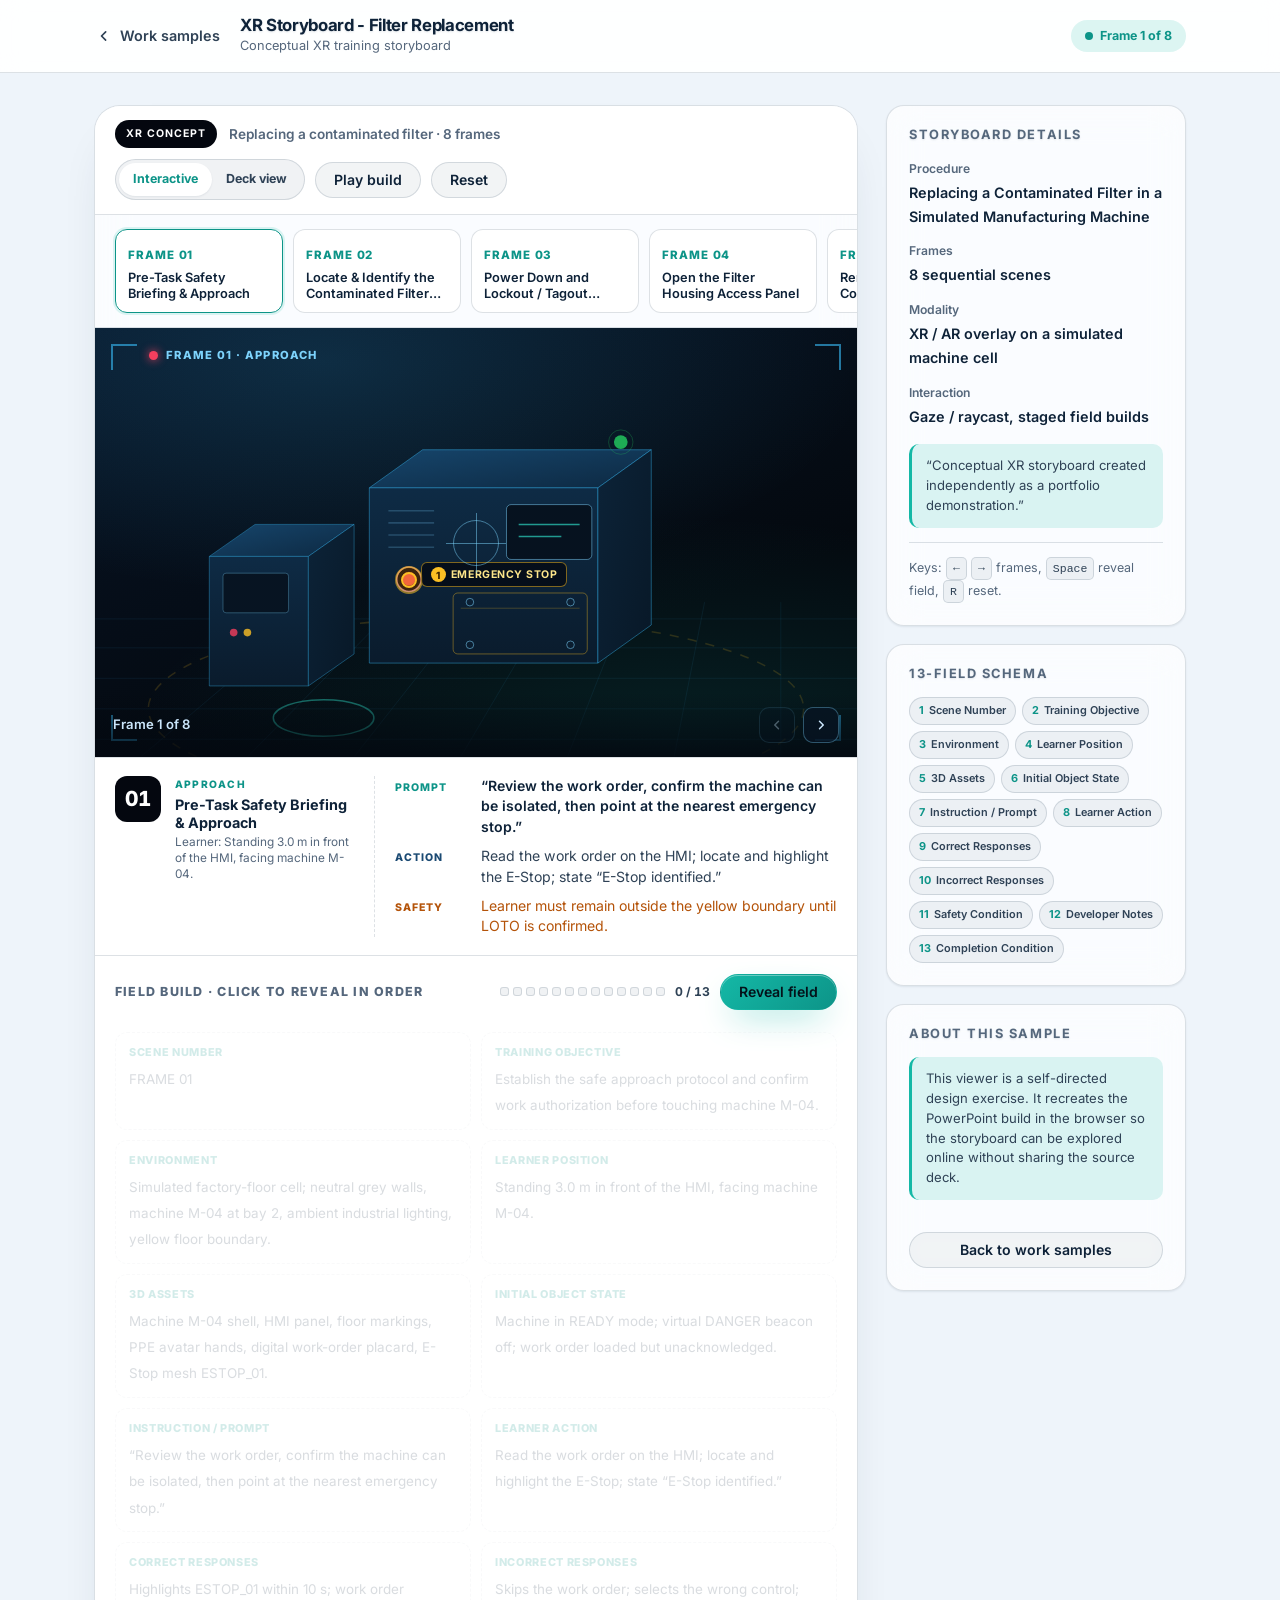
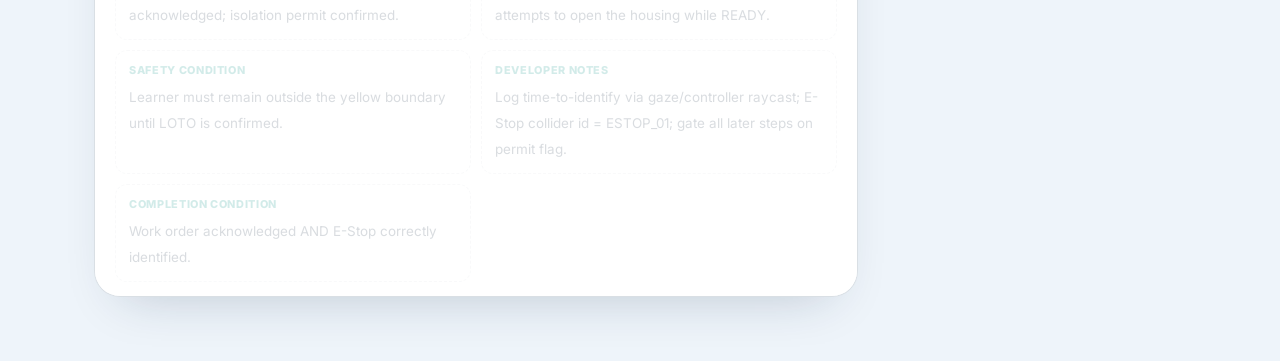
<file: storyboard.html>
<!DOCTYPE html>
<html lang="en" data-theme="light">
<head>
  <meta charset="UTF-8" />
  <meta name="viewport" content="width=device-width, initial-scale=1.0" />
  <title>XR Storyboard | Naveen Kumar</title>
  <meta name="description" content="Interactive XR training storyboard demonstration: replacing a contaminated filter in a simulated manufacturing machine. A conceptual portfolio piece by Naveen Kumar." />
  <meta name="robots" content="noindex" />
  <meta name="theme-color" content="#04070f" />

  <link rel="icon" href="data:image/svg+xml,%3Csvg xmlns='http://www.w3.org/2000/svg' viewBox='0 0 64 64'%3E%3Crect width='64' height='64' rx='14' fill='%230b1f33'/%3E%3Ctext x='50%25' y='54%25' text-anchor='middle' dominant-baseline='middle' font-family='Arial, sans-serif' font-size='30' font-weight='700' fill='%2314b8a6'%3ENK%3C/text%3E%3C/svg%3E" />

  <link rel="preconnect" href="https://fonts.googleapis.com" />
  <link rel="preconnect" href="https://fonts.gstatic.com" crossorigin />
  <link href="https://fonts.googleapis.com/css2?family=Inter:wght@400;500;600;700;800&display=swap" rel="stylesheet" />

  <link rel="stylesheet" href="assets/css/styles.css?v=20261007a" />
  <link rel="stylesheet" href="assets/css/storyboard.css?v=20261009" />

  <script>
    (function () {
      try {
        var saved = window.localStorage.getItem("nk-theme");
        var theme = saved === "dark" || saved === "light" ? saved : "light";
        document.documentElement.setAttribute("data-theme", theme);
      } catch (error) {
        document.documentElement.setAttribute("data-theme", "light");
      }
    })();
  </script>
</head>
<body class="storyboard-page">
  <header class="sb-bar">
    <div class="container sb-bar-inner">
      <a class="sb-back" href="index.html#work">
        <svg class="icon" aria-hidden="true" viewBox="0 0 24 24"><path d="M14.7 6.3a1 1 0 0 1 0 1.4L10.4 12l4.3 4.3a1 1 0 0 1-1.4 1.4l-5-5a1 1 0 0 1 0-1.4l5-5a1 1 0 0 1 1.4 0Z"/></svg>
        Work samples
      </a>

      <div class="sb-heading">
        <h1 id="sb-title">XR Storyboard - Filter Replacement</h1>
        <p class="sb-sub" id="sb-sub">Conceptual XR training storyboard</p>
      </div>

      <div class="sb-status" id="sb-status">8 frames</div>
    </div>
  </header>

  <main class="sb-main">
    <div class="container sb-container">
      <section class="sb-stage" aria-label="XR storyboard viewer">
        <div class="sb-toolbar">
          <div class="sb-toolbar-meta">
            <span class="sb-badge">XR Concept</span>
            <span class="sb-toolbar-tool">Replacing a contaminated filter &middot; 8 frames</span>
          </div>
          <div class="sb-toolbar-actions">
            <div class="sb-seg" role="group" aria-label="View mode">
              <button type="button" data-view="interactive" class="is-active">Interactive</button>
              <button type="button" data-view="deck">Deck view</button>
            </div>
            <button class="btn btn-outline btn-sm" id="sb-play" type="button">Play build</button>
            <button class="btn btn-outline btn-sm" id="sb-reset" type="button">Reset</button>
          </div>
        </div>

        <div class="sb-filmstrip" id="sb-filmstrip" role="tablist" aria-label="Storyboard frames"></div>

        <div class="sb-viewport" data-view="interactive">
          <div class="sb-scene" id="sb-scene">
            <svg class="sb-base" viewBox="0 0 1000 563" preserveAspectRatio="xMidYMid slice" aria-hidden="true">
              <defs>
                <linearGradient id="mfront" x1="0" y1="0" x2="0" y2="1">
                  <stop offset="0" stop-color="#0e2b45"/>
                  <stop offset="1" stop-color="#0a1b2c"/>
                </linearGradient>
                <linearGradient id="mtop" x1="0" y1="0" x2="1" y2="1">
                  <stop offset="0" stop-color="#16456b"/>
                  <stop offset="1" stop-color="#0d2942"/>
                </linearGradient>
                <linearGradient id="mside" x1="0" y1="0" x2="1" y2="1">
                  <stop offset="0" stop-color="#0c2338"/>
                  <stop offset="1" stop-color="#081827"/>
                </linearGradient>
              </defs>

              <!-- floor grid -->
              <g stroke="#38bdf8" stroke-opacity="0.10" stroke-width="1">
                <line x1="60" y1="563" x2="300" y2="360"/>
                <line x1="200" y1="563" x2="400" y2="360"/>
                <line x1="340" y1="563" x2="500" y2="360"/>
                <line x1="480" y1="563" x2="600" y2="360"/>
                <line x1="620" y1="563" x2="700" y2="360"/>
                <line x1="760" y1="563" x2="800" y2="360"/>
                <line x1="900" y1="563" x2="900" y2="360"/>
                <line x1="0" y1="540" x2="1000" y2="540"/>
                <line x1="0" y1="500" x2="1000" y2="500"/>
                <line x1="0" y1="460" x2="1000" y2="460"/>
                <line x1="0" y1="420" x2="1000" y2="420"/>
                <line x1="0" y1="382" x2="1000" y2="382"/>
              </g>

              <!-- hazard boundary -->
              <ellipse cx="500" cy="500" rx="430" ry="120" fill="none" stroke="#fbbf24" stroke-opacity="0.16" stroke-width="2" stroke-dasharray="12 12"/>

              <!-- control cabinet -->
              <g>
                <polygon points="150,300 280,300 340,258 210,258" fill="url(#mtop)" stroke="#38bdf8" stroke-opacity="0.45"/>
                <polygon points="150,300 280,300 280,470 150,470" fill="url(#mfront)" stroke="#38bdf8" stroke-opacity="0.45"/>
                <polygon points="280,300 340,258 340,428 280,470" fill="url(#mside)" stroke="#38bdf8" stroke-opacity="0.45"/>
                <rect x="168" y="322" width="86" height="52" rx="4" fill="#071422" stroke="#7dd3fc" stroke-opacity="0.4"/>
                <circle cx="182" cy="400" r="5" fill="#f43f5e" fill-opacity="0.8"/>
                <circle cx="200" cy="400" r="5" fill="#fbbf24" fill-opacity="0.8"/>
              </g>

              <!-- machine M-04 -->
              <g>
                <polygon points="360,210 660,210 730,160 430,160" fill="url(#mtop)" stroke="#38bdf8" stroke-opacity="0.55"/>
                <polygon points="360,210 660,210 660,440 360,440" fill="url(#mfront)" stroke="#38bdf8" stroke-opacity="0.55"/>
                <polygon points="660,210 730,160 730,390 660,440" fill="url(#mside)" stroke="#38bdf8" stroke-opacity="0.55"/>
                <!-- ventilation lines -->
                <g stroke="#7dd3fc" stroke-opacity="0.22" stroke-width="2">
                  <line x1="385" y1="240" x2="445" y2="240"/>
                  <line x1="385" y1="256" x2="445" y2="256"/>
                  <line x1="385" y1="272" x2="445" y2="272"/>
                  <line x1="385" y1="288" x2="445" y2="288"/>
                </g>
                <!-- HMI -->
                <rect x="540" y="232" width="112" height="72" rx="6" fill="#06121f" stroke="#7dd3fc" stroke-opacity="0.65"/>
                <g stroke="#2dd4bf" stroke-opacity="0.7" stroke-width="2">
                  <line x1="556" y1="258" x2="636" y2="258"/>
                  <line x1="556" y1="274" x2="612" y2="274"/>
                </g>
                <!-- E-stop button -->
                <circle cx="412" cy="330" r="16" fill="#1b0a0a" stroke="#fca5a5" stroke-opacity="0.75" stroke-width="2"/>
                <circle cx="412" cy="330" r="9" fill="#ef4444"/>
                <circle cx="412" cy="330" r="9" fill="none" stroke="#7f1d1d" stroke-width="1.5"/>
                <!-- filter housing -->
                <rect x="470" y="348" width="176" height="80" rx="6" fill="none" stroke="#fbbf24" stroke-opacity="0.5"/>
                <line x1="480" y1="368" x2="636" y2="368" stroke="#fbbf24" stroke-opacity="0.3"/>
                <!-- fasteners -->
                <circle cx="492" cy="360" r="5" fill="none" stroke="#7dd3fc" stroke-opacity="0.7"/>
                <circle cx="624" cy="360" r="5" fill="none" stroke="#7dd3fc" stroke-opacity="0.7"/>
                <circle cx="492" cy="416" r="5" fill="none" stroke="#7dd3fc" stroke-opacity="0.7"/>
                <circle cx="624" cy="416" r="5" fill="none" stroke="#7dd3fc" stroke-opacity="0.7"/>
              </g>

              <!-- operator floor ring -->
              <ellipse cx="300" cy="512" rx="66" ry="24" fill="none" stroke="#2dd4bf" stroke-opacity="0.5" stroke-width="2"/>

              <!-- status beacon -->
              <circle cx="690" cy="150" r="9" fill="#22c55e" fill-opacity="0.85"/>
              <circle cx="690" cy="150" r="16" fill="none" stroke="#22c55e" stroke-opacity="0.35"/>
            </svg>
            <div class="sb-markers" id="sb-markers"></div>

            <span class="sb-corner tl"></span>
            <span class="sb-corner tr"></span>
            <span class="sb-corner bl"></span>
            <span class="sb-corner br"></span>
            <span class="sb-reticle"></span>

            <span class="sb-frame-tag"><span class="sb-rec"></span><span id="sb-scene-tag">FRAME 01</span></span>

            <div class="sb-viewport-nav">
              <div class="sb-now" id="sb-now">&nbsp;</div>
              <div class="sb-nav-btns">
                <button class="sb-icon-btn" id="sb-prev" type="button" aria-label="Previous frame">
                  <svg viewBox="0 0 24 24" aria-hidden="true"><path d="M14.7 6.3a1 1 0 0 1 0 1.4L10.4 12l4.3 4.3a1 1 0 0 1-1.4 1.4l-5-5a1 1 0 0 1 0-1.4l5-5a1 1 0 0 1 1.4 0Z"/></svg>
                </button>
                <button class="sb-icon-btn" id="sb-next" type="button" aria-label="Next frame">
                  <svg viewBox="0 0 24 24" aria-hidden="true"><path d="M9.3 6.3a1 1 0 0 1 1.4 0l5 5a1 1 0 0 1 0 1.4l-5 5a1 1 0 0 1-1.4-1.4L13.6 12 9.3 7.7a1 1 0 0 1 0-1.4Z"/></svg>
                </button>
              </div>
            </div>
          </div>

          <div class="sb-deck">
            <img id="sb-deck-img" src="" alt="" />
          </div>
        </div>

        <div class="sb-direction" id="sb-direction">
          <div class="sb-slate">
            <span class="sb-slate-num" id="sb-slate-num">01</span>
            <div class="sb-slate-info">
              <span class="sb-slate-tag" id="sb-slate-tag">APPROACH</span>
              <span class="sb-slate-title" id="sb-slate-title">Frame title</span>
              <span class="sb-slate-pos" id="sb-slate-pos">Learner position</span>
            </div>
          </div>
          <div class="sb-beat">
            <p class="sb-beat-line sb-beat-prompt">
              <span class="sb-beat-k">Prompt</span>
              <span class="sb-beat-t" id="sb-beat-prompt"></span>
            </p>
            <p class="sb-beat-line sb-beat-action">
              <span class="sb-beat-k">Action</span>
              <span class="sb-beat-t" id="sb-beat-action"></span>
            </p>
            <p class="sb-beat-line sb-beat-safety">
              <span class="sb-beat-k">Safety</span>
              <span class="sb-beat-t" id="sb-beat-safety"></span>
            </p>
          </div>
        </div>

        <div class="sb-build">
          <div class="sb-build-head">
            <span class="sb-build-title">Field build &middot; click to reveal in order</span>
            <div class="sb-progress">
              <div class="sb-dots" id="sb-dots" aria-hidden="true"></div>
              <span class="sb-count" id="sb-count">0 / 13</span>
              <button class="btn btn-primary btn-sm" id="sb-reveal" type="button">Reveal field</button>
            </div>
          </div>
          <div class="sb-fields" id="sb-fields"></div>
        </div>
      </section>

      <aside class="sb-info">
        <div class="sb-card">
          <h2>Storyboard details</h2>
          <dl class="sb-info-list">
            <div>
              <dt>Procedure</dt>
              <dd id="info-procedure">-</dd>
            </div>
            <div>
              <dt>Frames</dt>
              <dd>8 sequential scenes</dd>
            </div>
            <div>
              <dt>Modality</dt>
              <dd id="info-modality">-</dd>
            </div>
            <div>
              <dt>Interaction</dt>
              <dd>Gaze / raycast, staged field builds</dd>
            </div>
          </dl>
          <div class="sb-disclosure" id="info-disclosure" style="margin-top:16px"></div>
          <p class="sb-note">Keys: <span class="sb-kbd">&larr;</span> <span class="sb-kbd">&rarr;</span> frames, <span class="sb-kbd">Space</span> reveal field, <span class="sb-kbd">R</span> reset.</p>
        </div>

        <div class="sb-card">
          <h2>13-field schema</h2>
          <ul class="sb-schema" id="sb-schema"></ul>
        </div>

        <div class="sb-card">
          <h2>About this sample</h2>
          <p class="sb-disclosure">This viewer is a self-directed design exercise. It recreates the PowerPoint build in the browser so the storyboard can be explored online without sharing the source deck.</p>
          <a class="btn btn-outline btn-sm" href="index.html#work" style="margin-top:16px">Back to work samples</a>
        </div>
      </aside>
    </div>
  </main>

  <script src="assets/js/storyboard.js?v=20261009" defer></script>
</body>
</html>
</file>
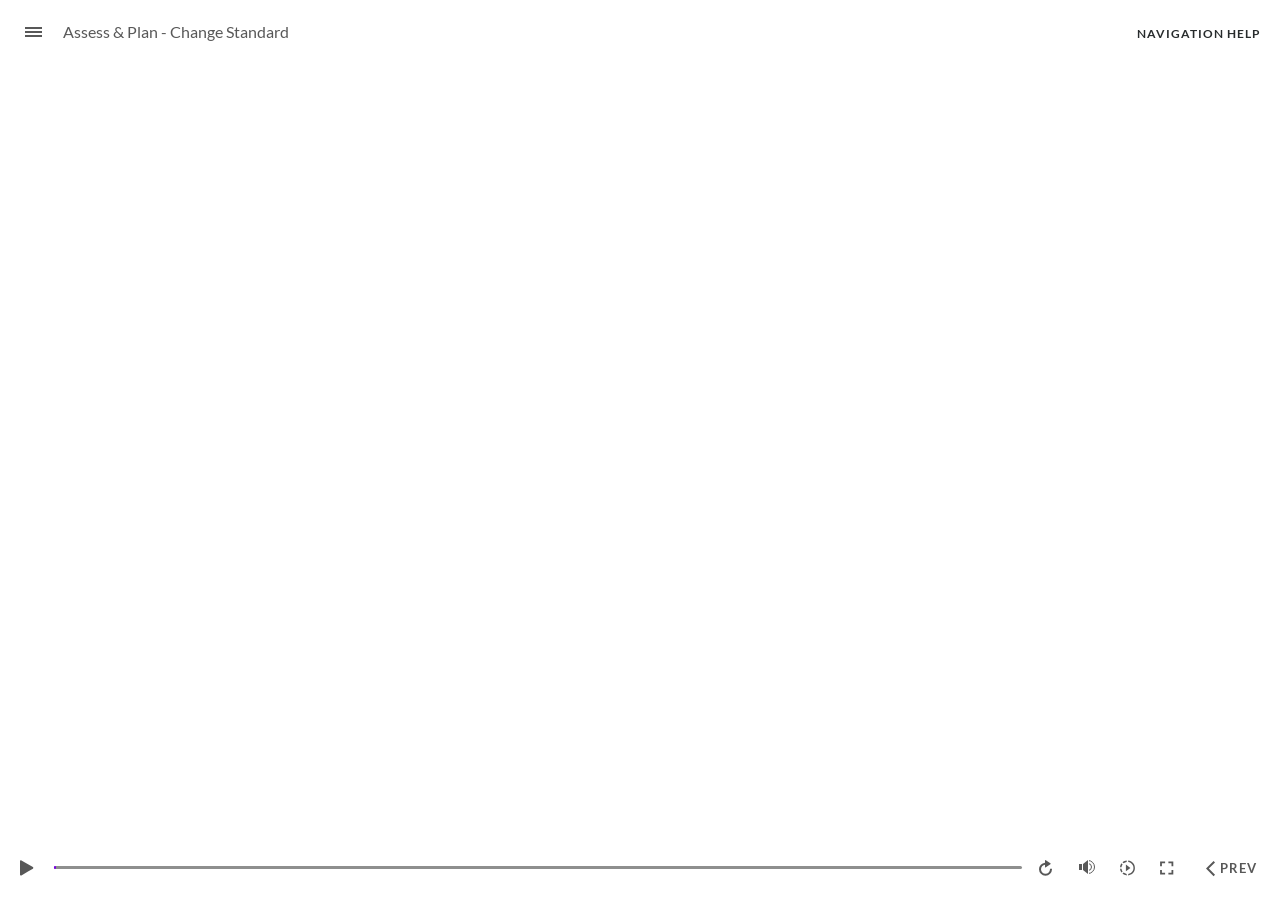
<file: assets/scorm/assess-plan-change-standard/index_lms.html>
﻿<!doctype html>
<html lang="en-US">
<head>
  <meta charset="utf-8">
  <!-- Created using Storyline 360 x64 - http://www.articulate.com  -->
  <!-- version: 3.126.38052.0 -->
  <title>Assess &amp; Plan - Change Standard</title>
  <meta http-equiv="x-ua-compatible" content="IE=edge"/>
  <meta name="viewport" content="width=device-width,initial-scale=1,user-scalable=no,shrink-to-fit=no,minimal-ui"/>
  <meta name="apple-mobile-web-app-capable" content="yes"/>
  <style>
    html, body { height: 100%; padding: 0; margin: 0 }
    #app { height: 100%; width: 100%; }
  </style>

  <script>
    window.DS = {};
    window.globals = {
      DATA_PATH_BASE: '',
      HAS_FRAME: true,
      HAS_SLIDE: true,

      lmsPresent: true,
      tinCanPresent: false,
      cmi5Present: false,
      aoSupport: false,
      scale: 'Scaled',
      captureRc: false,
      browserSize: 'optimal',
      bgColor: '#FFFFFF',
      features: 'DropInBase,EngagePromiseUpgrade,JsInteractions,Localization,LocalizationImage,PlayerMemoryEnhancements,SlideLevelScale,SlidePromiseUpgrade,StartupPromiseUpgrade',
      themeName: 'unified',
      preloaderColor: '#8C8C8C',
      suppressAnalytics: true,
      productChannel: 'stable',
      publishSource: 'storyline',
      aid: 'aid|b4b6d697-f676-5163-8e93-5918fc5516fc',
      cid: '968bfdd1-6b1e-4077-a2c5-4d828debab7b',
      playerVersion: '3.126.38052.0',
      publishTimestamp: '2026-10-06T12:49:02.2782258Z',
      maxIosVideoElements: 10,
      connectionSettings: { message: 'You%20are%20offline.%20Trying%20to%20reconnect...', useDarkTheme: true, mode: 'disabled' },
      hasFeature: function(feature) {
        return this.features.split(',').includes(feature);
      },
      
      parseParams: function(qs) {
        if (window.globals.parsedParams != null) {
          return window.globals.parsedParams;
        }
        qs = (qs || window.location.search.substr(1)).split('+').join(' ');
        var params = {},
            tokens,
            re = /[?&]?([^=]+)=([^&]*)/g;

        while (tokens = re.exec(qs)) {
          params[decodeURIComponent(tokens[1]).trim()] =
            decodeURIComponent(tokens[2]).trim();
        }
        window.globals.parsedParams = params;
        return params;
      }

    };

    if (window.flagsUnderTest != null) {
      window.globals.features = window.flagsUnderTest.reduce((accum, feature) => {
        if (!accum.includes(feature)) {
          accum.push(feature);
        }
        return accum;
      }, window.globals.features.split(',')).join();
    }
  </script>
  <script>
    var isIe11 = ('ActiveXObject' in window || window.MSBlobBuilder != null)
      && window.msCrypto != null && !window.ActiveXObject;
    if (isIe11) {
      window.globals.unsupportedBrowser = true;
      document.write(atob('[base64]'));
    }
  </script>

  <script>
    if (window.globals.hasFeature('Localization')) {
      
      
    }
  </script>

  <script src="lms/scormdriver.js" charset="utf-8"></script>
  
  <script>window.THREE = { };</script>
  
</head>
<body style="background: #FFFFFF" class="cs-HTML theme-unified">
  <!-- 360 -->
  <script>!function(){var e,i=/iPhone/i,o=/iPod/i,n=/iPad/i,t=/\biOS-universal(?:.+)Mac\b/i,r=/\bAndroid(?:.+)Mobile\b/i,a=/Android/i,d=/(?:SD4930UR|\bSilk(?:.+)Mobile\b)/i,p=/Silk/i,l=/Windows Phone/i,u=/\bWindows(?:.+)ARM\b/i,b=/BlackBerry/i,s=/BB10/i,c=/Opera Mini/i,f=/\b(CriOS|Chrome)(?:.+)Mobile/i,h=/Mobile(?:.+)Firefox\b/i,v=function(e){return void 0!==e&&"MacIntel"===e.platform&&"number"==typeof e.maxTouchPoints&&e.maxTouchPoints>1&&"undefined"==typeof MSStream};e=function(e){var m={userAgent:"",platform:"",maxTouchPoints:0};e||"undefined"==typeof navigator?"string"==typeof e?m.userAgent=e:e&&e.userAgent&&(m={userAgent:e.userAgent,platform:e.platform,maxTouchPoints:e.maxTouchPoints||0}):m={userAgent:navigator.userAgent,platform:navigator.platform,maxTouchPoints:navigator.maxTouchPoints||0};var g=m.userAgent,y=g.split("[FBAN");void 0!==y[1]&&(g=y[0]),void 0!==(y=g.split("Twitter"))[1]&&(g=y[0]);var A=function(e){return function(i){return i.test(e)}}(g),w={apple:{phone:A(i)&&!A(l),ipod:A(o),tablet:!A(i)&&(A(n)||v(m))&&!A(l),universal:A(t),device:(A(i)||A(o)||A(n)||A(t)||v(m))&&!A(l)},amazon:{phone:A(d),tablet:!A(d)&&A(p),device:A(d)||A(p)},android:{phone:!A(l)&&A(d)||!A(l)&&A(r),tablet:!A(l)&&!A(d)&&!A(r)&&(A(p)||A(a)),device:!A(l)&&(A(d)||A(p)||A(r)||A(a))||A(/\bokhttp\b/i)},windows:{phone:A(l),tablet:A(u),device:A(l)||A(u)},other:{blackberry:A(b),blackberry10:A(s),opera:A(c),firefox:A(h),chrome:A(f),device:A(b)||A(s)||A(c)||A(h)||A(f)},any:!1,phone:!1,tablet:!1};return w.any=w.apple.device||w.android.device||w.windows.device||w.other.device,w.phone=w.apple.phone||w.android.phone||w.windows.phone,w.tablet=w.apple.tablet||w.android.tablet||w.windows.tablet,w}(),"object"==typeof exports&&"undefined"!=typeof module?module.exports=e:"function"==typeof define&&define.amd?define((function(){return e})):this.isMobile=e}();
    window.isMobile.apple.tablet = window.isMobile.apple.tablet ||
      (navigator.platform === 'MacIntel' && navigator.maxTouchPoints > 1);
    window.isMobile.apple.device = window.isMobile.apple.device || window.isMobile.apple.tablet;
    window.isMobile.tablet = window.isMobile.tablet || window.isMobile.apple.tablet;
    window.isMobile.any = window.isMobile.any || window.isMobile.apple.tablet;
  </script>

  <div id="focus-sink" tabindex="-1"></div>

  <div id="preso"></div>
  <script>
    (function() {

      var classTypes = [ 'desktop', 'mobile', 'phone', 'tablet' ];

      var addDeviceClasses = function(prefix, testObj) {
        var curr, i;
        for (i = 0; i < classTypes.length; i++) {
          curr = classTypes[i];
          if (testObj[curr]) {
            document.body.classList.add(prefix + curr);
          }
        }
      };

      var params = window.globals.parseParams(),
          isDevicePreview = params.devicepreview === '1',
          isPhoneOverride = params.deviceType === 'phone' || (isDevicePreview && params.phone == '1'),
          isTabletOverride = (params.deviceType === 'tablet' || isDevicePreview) && !isPhoneOverride,
          isMobileOverride = isPhoneOverride || isTabletOverride;

      var deviceView = {
        desktop: !window.isMobile.any && !isMobileOverride,
        mobile: window.isMobile.any || isMobileOverride,
        phone: isPhoneOverride || (window.isMobile.phone && !isTabletOverride),
        tablet: isTabletOverride || window.isMobile.tablet
      };

      window.globals.deviceView = deviceView;
      window.isMobile.desktop = !window.isMobile.any;
      window.isMobile.mobile = window.isMobile.any;

      addDeviceClasses('view-', deviceView);

    })();
  </script>
  
  <script src='story_content/triggers.js' type=text/javascript></script>
<script src='story_content/user.js' type=text/javascript></script>
  <div class="slide-loader"></div>

  <script>
    var doc = document, loader = doc.body.querySelector('.slide-loader'); [ 1, 2, 3 ].forEach(function(n) { var d = doc.createElement('div'); d.style.backgroundColor = window.globals.preloaderColor; d.classList.add('mobile-loader-dot'); d.classList.add('dot' + n); loader.appendChild(d); });
  </script>

  <div class="mobile-load-title-overlay" style="display: none">
    <div class="mobile-load-title">Assess &amp; Plan - Change Standard</div>
  </div>

  <div class="mobile-chrome-warning"></div>

  
<style>
  .warn-connection-dialog {
    display: none;
    background: transparent;
    pointer-events: all;
    position: fixed;
    left: 0;
    top: 0;
    width: 100%;
    height: 100%;
    z-index: 999;
  }

  .warn-connection-content {
    pointer-events: all;
    border-radius: 4px;
    background: white;
    border: 1px solid #E7E7E7;
    color: #333333;
    box-shadow: 0 2px 4px rgba(0, 0, 0, 0.25);
    transition: all 150ms ease-out;
    position: absolute;
    white-space: nowrap;
  }

  .view-phone.is-landscape .warn-connection-content {
    left: 23px;
    bottom: 23px;
  }

  .view-tablet.is-landscape .warn-connection-content {
    left: 50%;
    top: 20px;
    transform: translateX(-50%);
  }

  .view-mobile.is-portrait .warn-connection-content {
    transform: translate(-50%, calc(-100% - 15px));
  }

  .warn-connection-content p {
    display: inline-block;
    margin: 0 8px 0 0;
    line-height: 33px;
    font-size: 11px;
  }

  .warn-connection-content svg {
    position: relative;
    vertical-align: middle;
    margin: 0 2px 2px 8px;
  }

  .view-desktop .warn-connection-content {
    left: 1.5em;
    bottom: 1.5em;
  }

  .view-desktop .warn-connection-content p {
    font-size: 1.1em;
  }

  .is-offline .warn-connection-dialog {
    display: block;
  }

  .is-offline .cs-panel * {
    pointer-events: none !important;
  }

  .is-offline .cs-panel {
    pointer-events: all !important;
  }

  .is-offline #nav-controls * {
    pointer-events: none !important;
  }

  .is-offline #nav-controls {
    pointer-events: all !important;
  }
</style>

<div class="warn-connection-dialog" role="alertdialog" aria-modal="true" tabindex="0" aria-labelledby="warn-connection-message">
  <div class="warn-connection-content">
    <svg width="17" height="15" viewBox="0 0 17 15" xmlns="http://www.w3.org/2000/svg">
      <path fill="#8F0000" stroke="white" d="M16.07,12.98 L15.88,12.23 L9.51,1.21 C8.97,0.26,7.6,0.26,7.06,1.21 L0.69,12.23 C0.15,13.16,0.81,14.36,1.91,14.36 H14.65 C15.47,14.36,16.05,13.7,16.07,12.98 Z"/>
      <path fill="white" stroke="white" d="M8.58,5.5 C8.35,5.28,8.5,5.35,8.21,5.32 C8.09,5.35,7.97,5.49,7.96,5.67 C7.97,5.79,7.98,5.92,7.98,6.04 L7.98,6.04 C7.99,6.17,8,6.31,8.01,6.43 L8.01,6.44 C8.03,6.92,8.06,7.41,8.09,7.9 L8.09,7.9 C8.12,8.39,8.14,8.88,8.17,9.37 C8.17,9.39,8.18,9.42,8.2,9.44 C8.23,9.46,8.25,9.47,8.28,9.47 C8.31,9.47,8.34,9.46,8.35,9.44 C8.37,9.43,8.38,9.4,8.39,9.35 L8.39,9.34 C8.39,9.24,8.4,9.15,8.4,9.05 L8.4,9.05 C8.41,8.96,8.41,8.86,8.42,8.75 C8.43,8.44,8.45,8.12,8.47,7.81 L8.47,7.81 C8.49,7.49,8.51,7.18,8.53,6.87 C8.55,6.46,8.56,6.05,8.59,5.64 L8.6,5.62 C8.6,5.57,8.59,5.53,8.58,5.5 L8.21,5.32 Z"/>
      <circle fill="white" stroke="white" cx="8.3" cy="11.35" r="0.3"/>
    </svg>
    <p id="warn-connection-message">You are offline. Trying to reconnect...</p>
  </div>
</div>

<script>
  (function() {
    window.DS.connection = {
      warningShown: false,
      assets: {},
      loadingAssetGroup: false,
      retryDelay: 500
    };

    var connectionSettings = window.globals.connectionSettings || {};

    var useConnectionMessages = window.AbortController != null &&
      window.location.protocol != 'file:' &&
      connectionSettings.mode === 'normal';

    window.DS.connection.useConnectionMessages = useConnectionMessages;

    var assetCount = 0;
    var checkLoadedId;


    if (useConnectionMessages && connectionSettings != null) {
      var contentEl = document.querySelector('.warn-connection-content');
      var messageEl = contentEl.querySelector('p');

      if (connectionSettings.useDarkTheme) {
        contentEl.style.borderColor = '#BABBBA';
        contentEl.style.backgroundColor = '#282828';
        contentEl.style.color = '#FFFFFF';
      }

      if (connectionSettings.message != null) {
        messageEl.textContent = window.decodeURIComponent(connectionSettings.message);
      }
    }

    function checkAssetsReady() {
      for (var i in DS.connection.assets) {
        if (!DS.connection.assets[i].success) {
          return false;
        }
      }
      return true;
    }

    function stopAssetGroup() {
      if (!useConnectionMessages) { return; }

      assetCount = 0;

      DS.connection.oldAssetGroup = DS.connection.assets;
      DS.connection.assets = {};
      DS.connection.loadingAssetGroup = false;
      clearInterval(checkLoadedId);
    }

    function startAssetGroup() {
      if (!useConnectionMessages) { return; }
      var ticks = 0;
      clearInterval(checkLoadedId);
      checkLoadedId = setInterval(function() {
        var loaded = 0;
        if (assetCount === 0 && loaded === 0) {
          clearInterval(checkLoadedId);
          return;
        }

        for (var i in DS.connection.assets) {
          if (DS.connection.assets[i].success) {
            loaded++;
          }
        }

        if (assetCount === loaded && checkAssetsReady()) {
          for (var i in DS.connection.assets) {
            if (DS.connection.assets[i].action) {
              DS.connection.assets[i].action();
            }
          }
          hideWarning();
          stopAssetGroup();
        }
      }, 100)
    }

    function requiredAsset(url, action, retry, type) {
      if (!useConnectionMessages) { return; }
      if (DS.connection.assets[url]) { return; }

      DS.connection.assets[url] = {
        success: false, action: action, retry: retry, type: type
      };
      assetCount = Object.keys(DS.connection.assets).length;
      if (!DS.connection.loadingAssetGroup) {
        startAssetGroup();
      }
      DS.connection.loadingAssetGroup = true;
    }

    function assetLoaded(url) {
      if (!useConnectionMessages) { return; }
      if (DS.connection.assets[url]) {
        DS.connection.assets[url].success = true;
      }
    }

    function assetFailed(url) {
      if (!useConnectionMessages) { return; }
      if (!DS.connection.assets[url]) {
        if (/\.js$/.test(url) && url.indexOf('transcripts') === -1) {
          setTimeout(function() {
            if (DS.connection.lastSlideLoaded != null) {
              DS.connection.lastSlideLoaded();
            }
          }, DS.connection.retryDelay);
        }
        return;
      }
      if (!DS.connection.warningShown) { showWarning(); }
      if (DS.connection.assets[url].retry) {
        setTimeout(function() {
          if (!DS.connection.assets[url].success) {
            DS.connection.assets[url].retry()
          }
        }, DS.connection.retryDelay);
      }
    }

    function hideWarning() {
      document.body.classList.remove('is-offline');
      DS.connection.warningShown = false;
      enableKeys();
    }
    DS.connection.hideWarning = hideWarning

    function showWarning(btn) {
      document.body.classList.add('is-offline')
      DS.connection.warningShown = true;
      updateWarningPosition();
      disableKeys();
    }

    function updateWarningPosition() {
      if (!DS.connection.warningShown) {
        return;
      }

      var isPortrait = document.body.classList.contains('is-portrait');
      var isMobile = document.body.classList.contains('view-mobile');
      var warningEl = document.querySelector('.warn-connection-content');

      if (isPortrait && isMobile) {
        var slide = document.querySelector('.primary-slide');
        var slideRect = slide != null
          ? slide.getBoundingClientRect()
          : { top: window.innerHeight, left: 0, width: window.innerWidth };

        warningEl.style.top = `${slideRect.top}px`
        warningEl.style.left = `${slideRect.left + slideRect.width / 2}px`
      } else {
        warningEl.style.top = null;
        warningEl.style.left = null;
      }

      window.requestAnimationFrame(updateWarningPosition);
    }

    function onDisableKeyDown(e) {
      e.preventDefault();
      e.stopImmediatePropagation();
    }

    function onDisableKeyUp(e) {
      e.preventDefault();
      e.stopImmediatePropagation();
    }

    var accStyle = document.createElement('style');
    var warnDialogEl = document.querySelector('.warn-connection-dialog');

    function disableKeys() {
      if (DS.views && DS.views.nsStack && DS.views.nsStack.length === 1) {
        DS.views.nsStack[0].tabReachable = false
        DS.views.nsStack[0].updateTabIndex(true);
      }

      accStyle.innerHTML = '.acc-shadow-dom { display: none; }';
      document.body.appendChild(accStyle);

      warnDialogEl.parentNode.append(warnDialogEl);
      warnDialogEl.focus();
    }

    function enableKeys() {
      accStyle.remove();
      if (DS.views && DS.views.nsStack && DS.views.nsStack.length === 1 && DS.views.nsStack[0].name === '_frame') {
        DS.views.nsStack[0].tabReachable = true;
        DS.views.nsStack[0].updateTabIndex();
      }
    }

    // these will all be noops if the feature flag isn't set in
    // the data and `window.globals.features`
    DS.connection.requiredAsset = requiredAsset;
    DS.connection.assetLoaded = assetLoaded;
    DS.connection.assetFailed = assetFailed;
    DS.connection.stopAssetGroup = stopAssetGroup;
    DS.connection.startAssetGroup = startAssetGroup;
  })();
</script>


  <script>
    
    if (window.autoSpider && window.vInterfaceObject) {
      document.querySelector('.mobile-load-title-overlay').style.display = 'none';
    }
  </script>

  

  <link rel="stylesheet" href="html5/data/css/output.min.css" data-noprefix/>
</body>
<script src="html5/lib/scripts/bootstrapper.min.js"></script>
</html>
</file>
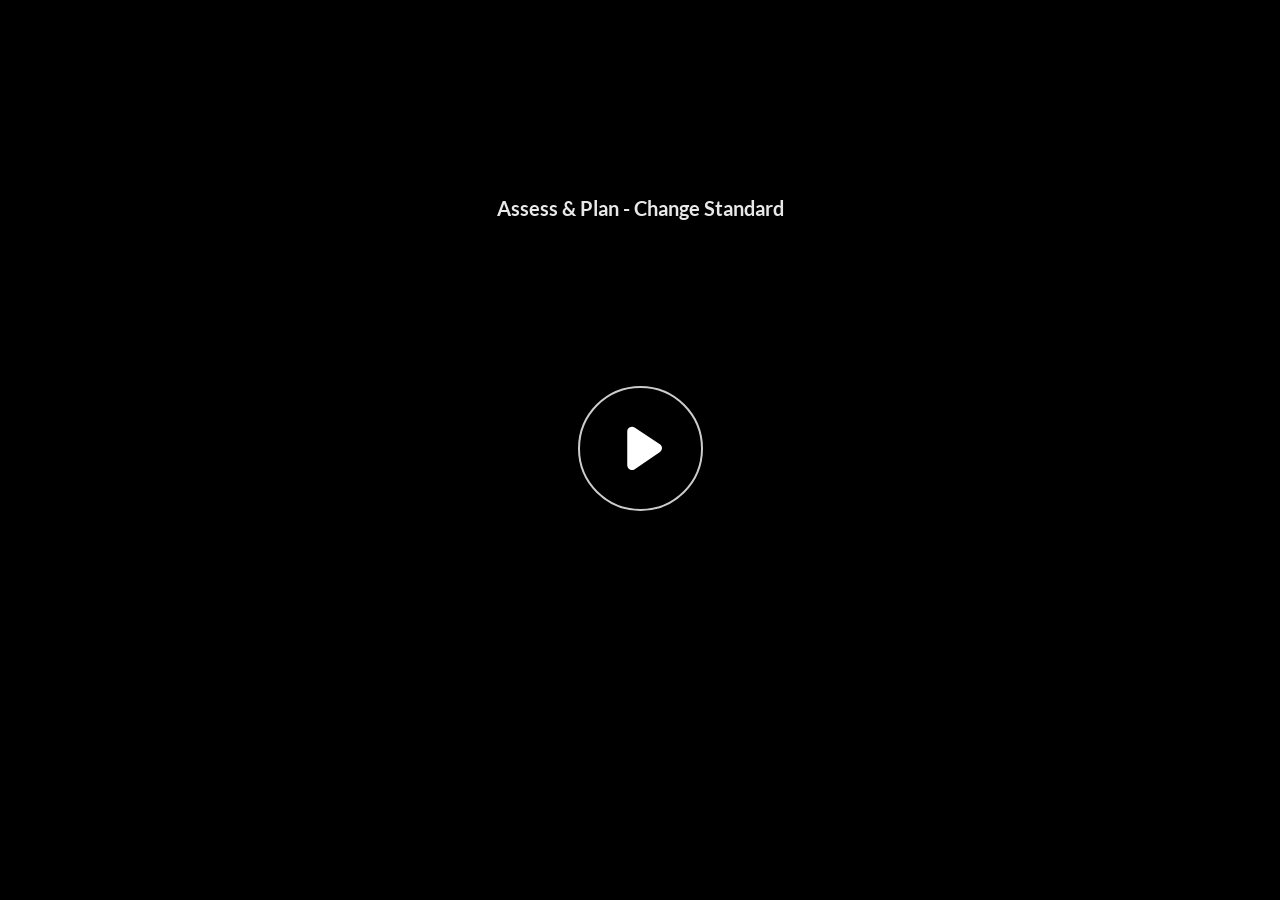
<file: assets/scorm/assess-plan-change-standard/story.html>
﻿<!doctype html>
<html lang="en-US">
<head>
  <meta charset="utf-8">
  <!-- Created using Storyline 360 x64 - http://www.articulate.com  -->
  <!-- version: 3.126.38052.0 -->
  <title>Assess &amp; Plan - Change Standard</title>
  <meta http-equiv="x-ua-compatible" content="IE=edge"/>
  <meta name="viewport" content="width=device-width,initial-scale=1,user-scalable=no,shrink-to-fit=no,minimal-ui"/>
  <meta name="apple-mobile-web-app-capable" content="yes"/>
  <style>
    html, body { height: 100%; padding: 0; margin: 0 }
    #app { height: 100%; width: 100%; }
  </style>

  <script>
    window.DS = {};
    window.globals = {
      DATA_PATH_BASE: '',
      HAS_FRAME: true,
      HAS_SLIDE: true,

      lmsPresent: false,
      tinCanPresent: false,
      cmi5Present: false,
      aoSupport: false,
      scale: 'Scaled',
      captureRc: false,
      browserSize: 'optimal',
      bgColor: '#FFFFFF',
      features: 'DropInBase,EngagePromiseUpgrade,JsInteractions,Localization,LocalizationImage,PlayerMemoryEnhancements,SlideLevelScale,SlidePromiseUpgrade,StartupPromiseUpgrade',
      themeName: 'unified',
      preloaderColor: '#8C8C8C',
      suppressAnalytics: true,
      productChannel: 'stable',
      publishSource: 'storyline',
      aid: 'aid|b4b6d697-f676-5163-8e93-5918fc5516fc',
      cid: '968bfdd1-6b1e-4077-a2c5-4d828debab7b',
      playerVersion: '3.126.38052.0',
      publishTimestamp: '2026-10-06T12:49:02.2647846Z',
      maxIosVideoElements: 10,
      connectionSettings: { message: 'You%20are%20offline.%20Trying%20to%20reconnect...', useDarkTheme: true, mode: 'disabled' },
      hasFeature: function(feature) {
        return this.features.split(',').includes(feature);
      },
      
      parseParams: function(qs) {
        if (window.globals.parsedParams != null) {
          return window.globals.parsedParams;
        }
        qs = (qs || window.location.search.substr(1)).split('+').join(' ');
        var params = {},
            tokens,
            re = /[?&]?([^=]+)=([^&]*)/g;

        while (tokens = re.exec(qs)) {
          params[decodeURIComponent(tokens[1]).trim()] =
            decodeURIComponent(tokens[2]).trim();
        }
        window.globals.parsedParams = params;
        return params;
      }

    };

    if (window.flagsUnderTest != null) {
      window.globals.features = window.flagsUnderTest.reduce((accum, feature) => {
        if (!accum.includes(feature)) {
          accum.push(feature);
        }
        return accum;
      }, window.globals.features.split(',')).join();
    }
  </script>
  <script>
    var isIe11 = ('ActiveXObject' in window || window.MSBlobBuilder != null)
      && window.msCrypto != null && !window.ActiveXObject;
    if (isIe11) {
      window.globals.unsupportedBrowser = true;
      document.write(atob('[base64]'));
    }
  </script>

  <script>
    if (window.globals.hasFeature('Localization')) {
      
      
    }
  </script>

  
  <script src='lms/scormdriver.js' type=text/javascript></script>
  <script>window.THREE = { };</script>
  
</head>
<body style="background: #FFFFFF" class="cs-HTML theme-unified">
  <!-- 360 -->
  <script>!function(){var e,i=/iPhone/i,o=/iPod/i,n=/iPad/i,t=/\biOS-universal(?:.+)Mac\b/i,r=/\bAndroid(?:.+)Mobile\b/i,a=/Android/i,d=/(?:SD4930UR|\bSilk(?:.+)Mobile\b)/i,p=/Silk/i,l=/Windows Phone/i,u=/\bWindows(?:.+)ARM\b/i,b=/BlackBerry/i,s=/BB10/i,c=/Opera Mini/i,f=/\b(CriOS|Chrome)(?:.+)Mobile/i,h=/Mobile(?:.+)Firefox\b/i,v=function(e){return void 0!==e&&"MacIntel"===e.platform&&"number"==typeof e.maxTouchPoints&&e.maxTouchPoints>1&&"undefined"==typeof MSStream};e=function(e){var m={userAgent:"",platform:"",maxTouchPoints:0};e||"undefined"==typeof navigator?"string"==typeof e?m.userAgent=e:e&&e.userAgent&&(m={userAgent:e.userAgent,platform:e.platform,maxTouchPoints:e.maxTouchPoints||0}):m={userAgent:navigator.userAgent,platform:navigator.platform,maxTouchPoints:navigator.maxTouchPoints||0};var g=m.userAgent,y=g.split("[FBAN");void 0!==y[1]&&(g=y[0]),void 0!==(y=g.split("Twitter"))[1]&&(g=y[0]);var A=function(e){return function(i){return i.test(e)}}(g),w={apple:{phone:A(i)&&!A(l),ipod:A(o),tablet:!A(i)&&(A(n)||v(m))&&!A(l),universal:A(t),device:(A(i)||A(o)||A(n)||A(t)||v(m))&&!A(l)},amazon:{phone:A(d),tablet:!A(d)&&A(p),device:A(d)||A(p)},android:{phone:!A(l)&&A(d)||!A(l)&&A(r),tablet:!A(l)&&!A(d)&&!A(r)&&(A(p)||A(a)),device:!A(l)&&(A(d)||A(p)||A(r)||A(a))||A(/\bokhttp\b/i)},windows:{phone:A(l),tablet:A(u),device:A(l)||A(u)},other:{blackberry:A(b),blackberry10:A(s),opera:A(c),firefox:A(h),chrome:A(f),device:A(b)||A(s)||A(c)||A(h)||A(f)},any:!1,phone:!1,tablet:!1};return w.any=w.apple.device||w.android.device||w.windows.device||w.other.device,w.phone=w.apple.phone||w.android.phone||w.windows.phone,w.tablet=w.apple.tablet||w.android.tablet||w.windows.tablet,w}(),"object"==typeof exports&&"undefined"!=typeof module?module.exports=e:"function"==typeof define&&define.amd?define((function(){return e})):this.isMobile=e}();
    window.isMobile.apple.tablet = window.isMobile.apple.tablet ||
      (navigator.platform === 'MacIntel' && navigator.maxTouchPoints > 1);
    window.isMobile.apple.device = window.isMobile.apple.device || window.isMobile.apple.tablet;
    window.isMobile.tablet = window.isMobile.tablet || window.isMobile.apple.tablet;
    window.isMobile.any = window.isMobile.any || window.isMobile.apple.tablet;
  </script>

  <div id="focus-sink" tabindex="-1"></div>

  <div id="preso"></div>
  <script>
    (function() {

      var classTypes = [ 'desktop', 'mobile', 'phone', 'tablet' ];

      var addDeviceClasses = function(prefix, testObj) {
        var curr, i;
        for (i = 0; i < classTypes.length; i++) {
          curr = classTypes[i];
          if (testObj[curr]) {
            document.body.classList.add(prefix + curr);
          }
        }
      };

      var params = window.globals.parseParams(),
          isDevicePreview = params.devicepreview === '1',
          isPhoneOverride = params.deviceType === 'phone' || (isDevicePreview && params.phone == '1'),
          isTabletOverride = (params.deviceType === 'tablet' || isDevicePreview) && !isPhoneOverride,
          isMobileOverride = isPhoneOverride || isTabletOverride;

      var deviceView = {
        desktop: !window.isMobile.any && !isMobileOverride,
        mobile: window.isMobile.any || isMobileOverride,
        phone: isPhoneOverride || (window.isMobile.phone && !isTabletOverride),
        tablet: isTabletOverride || window.isMobile.tablet
      };

      window.globals.deviceView = deviceView;
      window.isMobile.desktop = !window.isMobile.any;
      window.isMobile.mobile = window.isMobile.any;

      addDeviceClasses('view-', deviceView);

    })();
  </script>
  
  <script src='story_content/triggers.js' type=text/javascript></script>
<script src='story_content/user.js' type=text/javascript></script>
  <div class="slide-loader"></div>

  <script>
    var doc = document, loader = doc.body.querySelector('.slide-loader'); [ 1, 2, 3 ].forEach(function(n) { var d = doc.createElement('div'); d.style.backgroundColor = window.globals.preloaderColor; d.classList.add('mobile-loader-dot'); d.classList.add('dot' + n); loader.appendChild(d); });
  </script>

  <div class="mobile-load-title-overlay" style="display: none">
    <div class="mobile-load-title">Assess &amp; Plan - Change Standard</div>
  </div>

  <div class="mobile-chrome-warning"></div>

  
<style>
  .warn-connection-dialog {
    display: none;
    background: transparent;
    pointer-events: all;
    position: fixed;
    left: 0;
    top: 0;
    width: 100%;
    height: 100%;
    z-index: 999;
  }

  .warn-connection-content {
    pointer-events: all;
    border-radius: 4px;
    background: white;
    border: 1px solid #E7E7E7;
    color: #333333;
    box-shadow: 0 2px 4px rgba(0, 0, 0, 0.25);
    transition: all 150ms ease-out;
    position: absolute;
    white-space: nowrap;
  }

  .view-phone.is-landscape .warn-connection-content {
    left: 23px;
    bottom: 23px;
  }

  .view-tablet.is-landscape .warn-connection-content {
    left: 50%;
    top: 20px;
    transform: translateX(-50%);
  }

  .view-mobile.is-portrait .warn-connection-content {
    transform: translate(-50%, calc(-100% - 15px));
  }

  .warn-connection-content p {
    display: inline-block;
    margin: 0 8px 0 0;
    line-height: 33px;
    font-size: 11px;
  }

  .warn-connection-content svg {
    position: relative;
    vertical-align: middle;
    margin: 0 2px 2px 8px;
  }

  .view-desktop .warn-connection-content {
    left: 1.5em;
    bottom: 1.5em;
  }

  .view-desktop .warn-connection-content p {
    font-size: 1.1em;
  }

  .is-offline .warn-connection-dialog {
    display: block;
  }

  .is-offline .cs-panel * {
    pointer-events: none !important;
  }

  .is-offline .cs-panel {
    pointer-events: all !important;
  }

  .is-offline #nav-controls * {
    pointer-events: none !important;
  }

  .is-offline #nav-controls {
    pointer-events: all !important;
  }
</style>

<div class="warn-connection-dialog" role="alertdialog" aria-modal="true" tabindex="0" aria-labelledby="warn-connection-message">
  <div class="warn-connection-content">
    <svg width="17" height="15" viewBox="0 0 17 15" xmlns="http://www.w3.org/2000/svg">
      <path fill="#8F0000" stroke="white" d="M16.07,12.98 L15.88,12.23 L9.51,1.21 C8.97,0.26,7.6,0.26,7.06,1.21 L0.69,12.23 C0.15,13.16,0.81,14.36,1.91,14.36 H14.65 C15.47,14.36,16.05,13.7,16.07,12.98 Z"/>
      <path fill="white" stroke="white" d="M8.58,5.5 C8.35,5.28,8.5,5.35,8.21,5.32 C8.09,5.35,7.97,5.49,7.96,5.67 C7.97,5.79,7.98,5.92,7.98,6.04 L7.98,6.04 C7.99,6.17,8,6.31,8.01,6.43 L8.01,6.44 C8.03,6.92,8.06,7.41,8.09,7.9 L8.09,7.9 C8.12,8.39,8.14,8.88,8.17,9.37 C8.17,9.39,8.18,9.42,8.2,9.44 C8.23,9.46,8.25,9.47,8.28,9.47 C8.31,9.47,8.34,9.46,8.35,9.44 C8.37,9.43,8.38,9.4,8.39,9.35 L8.39,9.34 C8.39,9.24,8.4,9.15,8.4,9.05 L8.4,9.05 C8.41,8.96,8.41,8.86,8.42,8.75 C8.43,8.44,8.45,8.12,8.47,7.81 L8.47,7.81 C8.49,7.49,8.51,7.18,8.53,6.87 C8.55,6.46,8.56,6.05,8.59,5.64 L8.6,5.62 C8.6,5.57,8.59,5.53,8.58,5.5 L8.21,5.32 Z"/>
      <circle fill="white" stroke="white" cx="8.3" cy="11.35" r="0.3"/>
    </svg>
    <p id="warn-connection-message">You are offline. Trying to reconnect...</p>
  </div>
</div>

<script>
  (function() {
    window.DS.connection = {
      warningShown: false,
      assets: {},
      loadingAssetGroup: false,
      retryDelay: 500
    };

    var connectionSettings = window.globals.connectionSettings || {};

    var useConnectionMessages = window.AbortController != null &&
      window.location.protocol != 'file:' &&
      connectionSettings.mode === 'normal';

    window.DS.connection.useConnectionMessages = useConnectionMessages;

    var assetCount = 0;
    var checkLoadedId;


    if (useConnectionMessages && connectionSettings != null) {
      var contentEl = document.querySelector('.warn-connection-content');
      var messageEl = contentEl.querySelector('p');

      if (connectionSettings.useDarkTheme) {
        contentEl.style.borderColor = '#BABBBA';
        contentEl.style.backgroundColor = '#282828';
        contentEl.style.color = '#FFFFFF';
      }

      if (connectionSettings.message != null) {
        messageEl.textContent = window.decodeURIComponent(connectionSettings.message);
      }
    }

    function checkAssetsReady() {
      for (var i in DS.connection.assets) {
        if (!DS.connection.assets[i].success) {
          return false;
        }
      }
      return true;
    }

    function stopAssetGroup() {
      if (!useConnectionMessages) { return; }

      assetCount = 0;

      DS.connection.oldAssetGroup = DS.connection.assets;
      DS.connection.assets = {};
      DS.connection.loadingAssetGroup = false;
      clearInterval(checkLoadedId);
    }

    function startAssetGroup() {
      if (!useConnectionMessages) { return; }
      var ticks = 0;
      clearInterval(checkLoadedId);
      checkLoadedId = setInterval(function() {
        var loaded = 0;
        if (assetCount === 0 && loaded === 0) {
          clearInterval(checkLoadedId);
          return;
        }

        for (var i in DS.connection.assets) {
          if (DS.connection.assets[i].success) {
            loaded++;
          }
        }

        if (assetCount === loaded && checkAssetsReady()) {
          for (var i in DS.connection.assets) {
            if (DS.connection.assets[i].action) {
              DS.connection.assets[i].action();
            }
          }
          hideWarning();
          stopAssetGroup();
        }
      }, 100)
    }

    function requiredAsset(url, action, retry, type) {
      if (!useConnectionMessages) { return; }
      if (DS.connection.assets[url]) { return; }

      DS.connection.assets[url] = {
        success: false, action: action, retry: retry, type: type
      };
      assetCount = Object.keys(DS.connection.assets).length;
      if (!DS.connection.loadingAssetGroup) {
        startAssetGroup();
      }
      DS.connection.loadingAssetGroup = true;
    }

    function assetLoaded(url) {
      if (!useConnectionMessages) { return; }
      if (DS.connection.assets[url]) {
        DS.connection.assets[url].success = true;
      }
    }

    function assetFailed(url) {
      if (!useConnectionMessages) { return; }
      if (!DS.connection.assets[url]) {
        if (/\.js$/.test(url) && url.indexOf('transcripts') === -1) {
          setTimeout(function() {
            if (DS.connection.lastSlideLoaded != null) {
              DS.connection.lastSlideLoaded();
            }
          }, DS.connection.retryDelay);
        }
        return;
      }
      if (!DS.connection.warningShown) { showWarning(); }
      if (DS.connection.assets[url].retry) {
        setTimeout(function() {
          if (!DS.connection.assets[url].success) {
            DS.connection.assets[url].retry()
          }
        }, DS.connection.retryDelay);
      }
    }

    function hideWarning() {
      document.body.classList.remove('is-offline');
      DS.connection.warningShown = false;
      enableKeys();
    }
    DS.connection.hideWarning = hideWarning

    function showWarning(btn) {
      document.body.classList.add('is-offline')
      DS.connection.warningShown = true;
      updateWarningPosition();
      disableKeys();
    }

    function updateWarningPosition() {
      if (!DS.connection.warningShown) {
        return;
      }

      var isPortrait = document.body.classList.contains('is-portrait');
      var isMobile = document.body.classList.contains('view-mobile');
      var warningEl = document.querySelector('.warn-connection-content');

      if (isPortrait && isMobile) {
        var slide = document.querySelector('.primary-slide');
        var slideRect = slide != null
          ? slide.getBoundingClientRect()
          : { top: window.innerHeight, left: 0, width: window.innerWidth };

        warningEl.style.top = `${slideRect.top}px`
        warningEl.style.left = `${slideRect.left + slideRect.width / 2}px`
      } else {
        warningEl.style.top = null;
        warningEl.style.left = null;
      }

      window.requestAnimationFrame(updateWarningPosition);
    }

    function onDisableKeyDown(e) {
      e.preventDefault();
      e.stopImmediatePropagation();
    }

    function onDisableKeyUp(e) {
      e.preventDefault();
      e.stopImmediatePropagation();
    }

    var accStyle = document.createElement('style');
    var warnDialogEl = document.querySelector('.warn-connection-dialog');

    function disableKeys() {
      if (DS.views && DS.views.nsStack && DS.views.nsStack.length === 1) {
        DS.views.nsStack[0].tabReachable = false
        DS.views.nsStack[0].updateTabIndex(true);
      }

      accStyle.innerHTML = '.acc-shadow-dom { display: none; }';
      document.body.appendChild(accStyle);

      warnDialogEl.parentNode.append(warnDialogEl);
      warnDialogEl.focus();
    }

    function enableKeys() {
      accStyle.remove();
      if (DS.views && DS.views.nsStack && DS.views.nsStack.length === 1 && DS.views.nsStack[0].name === '_frame') {
        DS.views.nsStack[0].tabReachable = true;
        DS.views.nsStack[0].updateTabIndex();
      }
    }

    // these will all be noops if the feature flag isn't set in
    // the data and `window.globals.features`
    DS.connection.requiredAsset = requiredAsset;
    DS.connection.assetLoaded = assetLoaded;
    DS.connection.assetFailed = assetFailed;
    DS.connection.stopAssetGroup = stopAssetGroup;
    DS.connection.startAssetGroup = startAssetGroup;
  })();
</script>


  <script>
    
    if (window.autoSpider && window.vInterfaceObject) {
      document.querySelector('.mobile-load-title-overlay').style.display = 'none';
    }
  </script>

  

  <link rel="stylesheet" href="html5/data/css/output.min.css" data-noprefix/>
</body>
<script src="html5/lib/scripts/bootstrapper.min.js"></script>
</html>
</file>
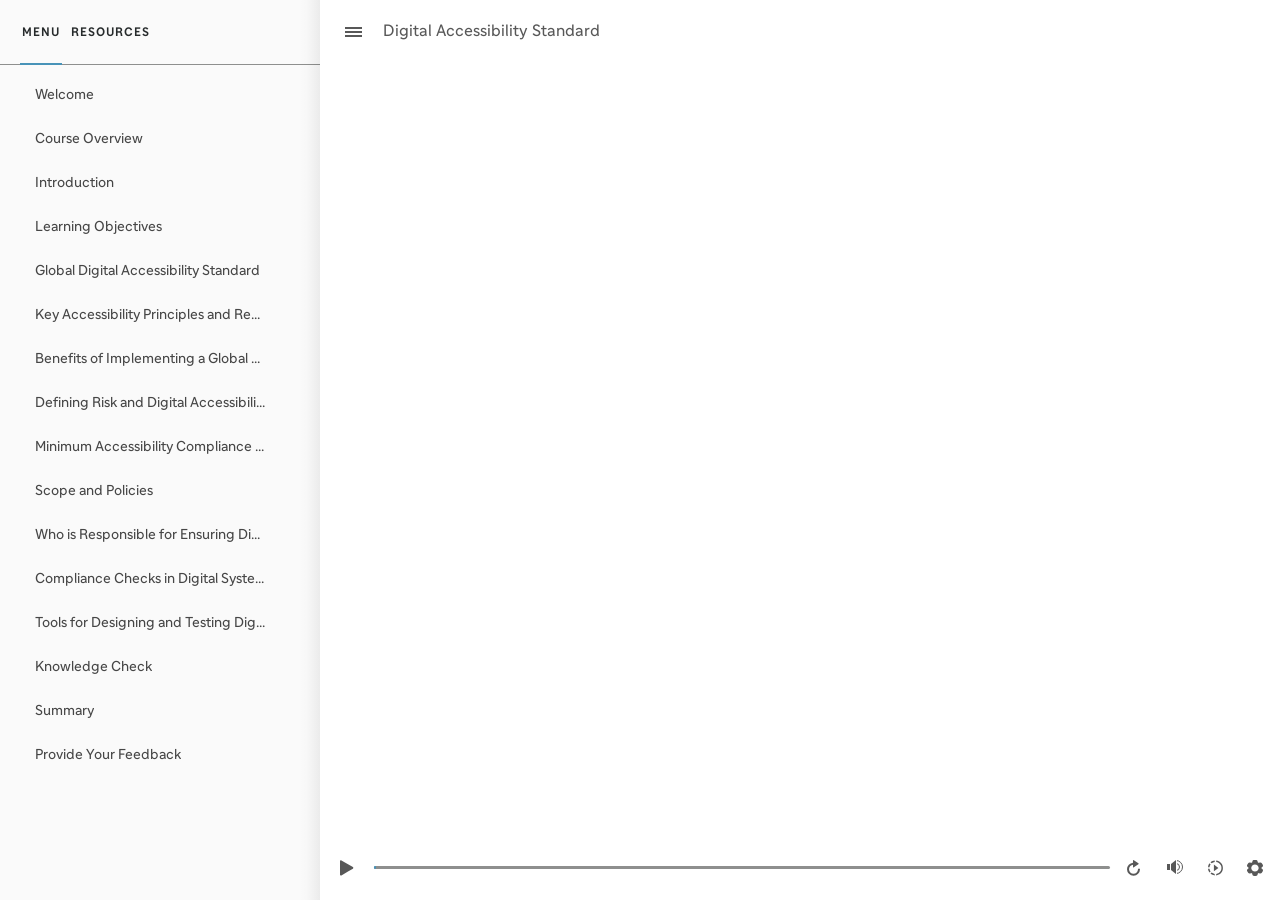
<file: assets/scorm/digital-accessibility-standard/index_lms.html>
﻿<!doctype html>
<html lang="en-US">
<head>
  <meta charset="utf-8">
  <!-- Created using Storyline 360 x64 - http://www.articulate.com  -->
  <!-- version: 3.126.38052.0 -->
  <title>Digital Accessibility Standard</title>
  <meta http-equiv="x-ua-compatible" content="IE=edge"/>
  <meta name="viewport" content="width=device-width,initial-scale=1,user-scalable=no,shrink-to-fit=no,minimal-ui"/>
  <meta name="apple-mobile-web-app-capable" content="yes"/>
  <style>
    html, body { height: 100%; padding: 0; margin: 0 }
    #app { height: 100%; width: 100%; }
  </style>

  <script>
    window.DS = {};
    window.globals = {
      DATA_PATH_BASE: '',
      HAS_FRAME: true,
      HAS_SLIDE: true,

      lmsPresent: true,
      tinCanPresent: false,
      cmi5Present: false,
      aoSupport: false,
      scale: 'Scaled',
      captureRc: false,
      browserSize: 'optimal',
      bgColor: '#FFFFFF',
      features: 'DropInBase,EngagePromiseUpgrade,JsInteractions,Localization,LocalizationImage,PlayerMemoryEnhancements,SlideLevelScale,SlidePromiseUpgrade,StartupPromiseUpgrade',
      themeName: 'unified',
      preloaderColor: '#8C8C8C',
      suppressAnalytics: true,
      productChannel: 'stable',
      publishSource: 'storyline',
      aid: 'aid|b4b6d697-f676-5163-8e93-5918fc5516fc',
      cid: '257008b9-5507-4d95-a1ec-11f1de29487f',
      playerVersion: '3.126.38052.0',
      publishTimestamp: '2026-10-06T12:33:09.9197223Z',
      maxIosVideoElements: 10,
      connectionSettings: { message: 'You%20are%20offline.%20Trying%20to%20reconnect...', useDarkTheme: true, mode: 'disabled' },
      hasFeature: function(feature) {
        return this.features.split(',').includes(feature);
      },
      
      parseParams: function(qs) {
        if (window.globals.parsedParams != null) {
          return window.globals.parsedParams;
        }
        qs = (qs || window.location.search.substr(1)).split('+').join(' ');
        var params = {},
            tokens,
            re = /[?&]?([^=]+)=([^&]*)/g;

        while (tokens = re.exec(qs)) {
          params[decodeURIComponent(tokens[1]).trim()] =
            decodeURIComponent(tokens[2]).trim();
        }
        window.globals.parsedParams = params;
        return params;
      }

    };

    if (window.flagsUnderTest != null) {
      window.globals.features = window.flagsUnderTest.reduce((accum, feature) => {
        if (!accum.includes(feature)) {
          accum.push(feature);
        }
        return accum;
      }, window.globals.features.split(',')).join();
    }
  </script>
  <script>
    var isIe11 = ('ActiveXObject' in window || window.MSBlobBuilder != null)
      && window.msCrypto != null && !window.ActiveXObject;
    if (isIe11) {
      window.globals.unsupportedBrowser = true;
      document.write(atob('[base64]'));
    }
  </script>

  <script>
    if (window.globals.hasFeature('Localization')) {
      
      
    }
  </script>

  <script src="lms/scormdriver.js" charset="utf-8"></script>
  
  <script>window.THREE = { };</script>
  
</head>
<body style="background: #FFFFFF" class="cs-HTML theme-unified">
  <!-- 360 -->
  <script>!function(){var e,i=/iPhone/i,o=/iPod/i,n=/iPad/i,t=/\biOS-universal(?:.+)Mac\b/i,r=/\bAndroid(?:.+)Mobile\b/i,a=/Android/i,d=/(?:SD4930UR|\bSilk(?:.+)Mobile\b)/i,p=/Silk/i,l=/Windows Phone/i,u=/\bWindows(?:.+)ARM\b/i,b=/BlackBerry/i,s=/BB10/i,c=/Opera Mini/i,f=/\b(CriOS|Chrome)(?:.+)Mobile/i,h=/Mobile(?:.+)Firefox\b/i,v=function(e){return void 0!==e&&"MacIntel"===e.platform&&"number"==typeof e.maxTouchPoints&&e.maxTouchPoints>1&&"undefined"==typeof MSStream};e=function(e){var m={userAgent:"",platform:"",maxTouchPoints:0};e||"undefined"==typeof navigator?"string"==typeof e?m.userAgent=e:e&&e.userAgent&&(m={userAgent:e.userAgent,platform:e.platform,maxTouchPoints:e.maxTouchPoints||0}):m={userAgent:navigator.userAgent,platform:navigator.platform,maxTouchPoints:navigator.maxTouchPoints||0};var g=m.userAgent,y=g.split("[FBAN");void 0!==y[1]&&(g=y[0]),void 0!==(y=g.split("Twitter"))[1]&&(g=y[0]);var A=function(e){return function(i){return i.test(e)}}(g),w={apple:{phone:A(i)&&!A(l),ipod:A(o),tablet:!A(i)&&(A(n)||v(m))&&!A(l),universal:A(t),device:(A(i)||A(o)||A(n)||A(t)||v(m))&&!A(l)},amazon:{phone:A(d),tablet:!A(d)&&A(p),device:A(d)||A(p)},android:{phone:!A(l)&&A(d)||!A(l)&&A(r),tablet:!A(l)&&!A(d)&&!A(r)&&(A(p)||A(a)),device:!A(l)&&(A(d)||A(p)||A(r)||A(a))||A(/\bokhttp\b/i)},windows:{phone:A(l),tablet:A(u),device:A(l)||A(u)},other:{blackberry:A(b),blackberry10:A(s),opera:A(c),firefox:A(h),chrome:A(f),device:A(b)||A(s)||A(c)||A(h)||A(f)},any:!1,phone:!1,tablet:!1};return w.any=w.apple.device||w.android.device||w.windows.device||w.other.device,w.phone=w.apple.phone||w.android.phone||w.windows.phone,w.tablet=w.apple.tablet||w.android.tablet||w.windows.tablet,w}(),"object"==typeof exports&&"undefined"!=typeof module?module.exports=e:"function"==typeof define&&define.amd?define((function(){return e})):this.isMobile=e}();
    window.isMobile.apple.tablet = window.isMobile.apple.tablet ||
      (navigator.platform === 'MacIntel' && navigator.maxTouchPoints > 1);
    window.isMobile.apple.device = window.isMobile.apple.device || window.isMobile.apple.tablet;
    window.isMobile.tablet = window.isMobile.tablet || window.isMobile.apple.tablet;
    window.isMobile.any = window.isMobile.any || window.isMobile.apple.tablet;
  </script>

  <div id="focus-sink" tabindex="-1"></div>

  <div id="preso"></div>
  <script>
    (function() {

      var classTypes = [ 'desktop', 'mobile', 'phone', 'tablet' ];

      var addDeviceClasses = function(prefix, testObj) {
        var curr, i;
        for (i = 0; i < classTypes.length; i++) {
          curr = classTypes[i];
          if (testObj[curr]) {
            document.body.classList.add(prefix + curr);
          }
        }
      };

      var params = window.globals.parseParams(),
          isDevicePreview = params.devicepreview === '1',
          isPhoneOverride = params.deviceType === 'phone' || (isDevicePreview && params.phone == '1'),
          isTabletOverride = (params.deviceType === 'tablet' || isDevicePreview) && !isPhoneOverride,
          isMobileOverride = isPhoneOverride || isTabletOverride;

      var deviceView = {
        desktop: !window.isMobile.any && !isMobileOverride,
        mobile: window.isMobile.any || isMobileOverride,
        phone: isPhoneOverride || (window.isMobile.phone && !isTabletOverride),
        tablet: isTabletOverride || window.isMobile.tablet
      };

      window.globals.deviceView = deviceView;
      window.isMobile.desktop = !window.isMobile.any;
      window.isMobile.mobile = window.isMobile.any;

      addDeviceClasses('view-', deviceView);

    })();
  </script>
  
  <script src='story_content/triggers.js' type=text/javascript></script>
<script src='story_content/user.js' type=text/javascript></script>
  <div class="slide-loader"></div>

  <script>
    var doc = document, loader = doc.body.querySelector('.slide-loader'); [ 1, 2, 3 ].forEach(function(n) { var d = doc.createElement('div'); d.style.backgroundColor = window.globals.preloaderColor; d.classList.add('mobile-loader-dot'); d.classList.add('dot' + n); loader.appendChild(d); });
  </script>

  <div class="mobile-load-title-overlay" style="display: none">
    <div class="mobile-load-title">Digital Accessibility Standard</div>
  </div>

  <div class="mobile-chrome-warning"></div>

  
<style>
  .warn-connection-dialog {
    display: none;
    background: transparent;
    pointer-events: all;
    position: fixed;
    left: 0;
    top: 0;
    width: 100%;
    height: 100%;
    z-index: 999;
  }

  .warn-connection-content {
    pointer-events: all;
    border-radius: 4px;
    background: white;
    border: 1px solid #E7E7E7;
    color: #333333;
    box-shadow: 0 2px 4px rgba(0, 0, 0, 0.25);
    transition: all 150ms ease-out;
    position: absolute;
    white-space: nowrap;
  }

  .view-phone.is-landscape .warn-connection-content {
    left: 23px;
    bottom: 23px;
  }

  .view-tablet.is-landscape .warn-connection-content {
    left: 50%;
    top: 20px;
    transform: translateX(-50%);
  }

  .view-mobile.is-portrait .warn-connection-content {
    transform: translate(-50%, calc(-100% - 15px));
  }

  .warn-connection-content p {
    display: inline-block;
    margin: 0 8px 0 0;
    line-height: 33px;
    font-size: 11px;
  }

  .warn-connection-content svg {
    position: relative;
    vertical-align: middle;
    margin: 0 2px 2px 8px;
  }

  .view-desktop .warn-connection-content {
    left: 1.5em;
    bottom: 1.5em;
  }

  .view-desktop .warn-connection-content p {
    font-size: 1.1em;
  }

  .is-offline .warn-connection-dialog {
    display: block;
  }

  .is-offline .cs-panel * {
    pointer-events: none !important;
  }

  .is-offline .cs-panel {
    pointer-events: all !important;
  }

  .is-offline #nav-controls * {
    pointer-events: none !important;
  }

  .is-offline #nav-controls {
    pointer-events: all !important;
  }
</style>

<div class="warn-connection-dialog" role="alertdialog" aria-modal="true" tabindex="0" aria-labelledby="warn-connection-message">
  <div class="warn-connection-content">
    <svg width="17" height="15" viewBox="0 0 17 15" xmlns="http://www.w3.org/2000/svg">
      <path fill="#8F0000" stroke="white" d="M16.07,12.98 L15.88,12.23 L9.51,1.21 C8.97,0.26,7.6,0.26,7.06,1.21 L0.69,12.23 C0.15,13.16,0.81,14.36,1.91,14.36 H14.65 C15.47,14.36,16.05,13.7,16.07,12.98 Z"/>
      <path fill="white" stroke="white" d="M8.58,5.5 C8.35,5.28,8.5,5.35,8.21,5.32 C8.09,5.35,7.97,5.49,7.96,5.67 C7.97,5.79,7.98,5.92,7.98,6.04 L7.98,6.04 C7.99,6.17,8,6.31,8.01,6.43 L8.01,6.44 C8.03,6.92,8.06,7.41,8.09,7.9 L8.09,7.9 C8.12,8.39,8.14,8.88,8.17,9.37 C8.17,9.39,8.18,9.42,8.2,9.44 C8.23,9.46,8.25,9.47,8.28,9.47 C8.31,9.47,8.34,9.46,8.35,9.44 C8.37,9.43,8.38,9.4,8.39,9.35 L8.39,9.34 C8.39,9.24,8.4,9.15,8.4,9.05 L8.4,9.05 C8.41,8.96,8.41,8.86,8.42,8.75 C8.43,8.44,8.45,8.12,8.47,7.81 L8.47,7.81 C8.49,7.49,8.51,7.18,8.53,6.87 C8.55,6.46,8.56,6.05,8.59,5.64 L8.6,5.62 C8.6,5.57,8.59,5.53,8.58,5.5 L8.21,5.32 Z"/>
      <circle fill="white" stroke="white" cx="8.3" cy="11.35" r="0.3"/>
    </svg>
    <p id="warn-connection-message">You are offline. Trying to reconnect...</p>
  </div>
</div>

<script>
  (function() {
    window.DS.connection = {
      warningShown: false,
      assets: {},
      loadingAssetGroup: false,
      retryDelay: 500
    };

    var connectionSettings = window.globals.connectionSettings || {};

    var useConnectionMessages = window.AbortController != null &&
      window.location.protocol != 'file:' &&
      connectionSettings.mode === 'normal';

    window.DS.connection.useConnectionMessages = useConnectionMessages;

    var assetCount = 0;
    var checkLoadedId;


    if (useConnectionMessages && connectionSettings != null) {
      var contentEl = document.querySelector('.warn-connection-content');
      var messageEl = contentEl.querySelector('p');

      if (connectionSettings.useDarkTheme) {
        contentEl.style.borderColor = '#BABBBA';
        contentEl.style.backgroundColor = '#282828';
        contentEl.style.color = '#FFFFFF';
      }

      if (connectionSettings.message != null) {
        messageEl.textContent = window.decodeURIComponent(connectionSettings.message);
      }
    }

    function checkAssetsReady() {
      for (var i in DS.connection.assets) {
        if (!DS.connection.assets[i].success) {
          return false;
        }
      }
      return true;
    }

    function stopAssetGroup() {
      if (!useConnectionMessages) { return; }

      assetCount = 0;

      DS.connection.oldAssetGroup = DS.connection.assets;
      DS.connection.assets = {};
      DS.connection.loadingAssetGroup = false;
      clearInterval(checkLoadedId);
    }

    function startAssetGroup() {
      if (!useConnectionMessages) { return; }
      var ticks = 0;
      clearInterval(checkLoadedId);
      checkLoadedId = setInterval(function() {
        var loaded = 0;
        if (assetCount === 0 && loaded === 0) {
          clearInterval(checkLoadedId);
          return;
        }

        for (var i in DS.connection.assets) {
          if (DS.connection.assets[i].success) {
            loaded++;
          }
        }

        if (assetCount === loaded && checkAssetsReady()) {
          for (var i in DS.connection.assets) {
            if (DS.connection.assets[i].action) {
              DS.connection.assets[i].action();
            }
          }
          hideWarning();
          stopAssetGroup();
        }
      }, 100)
    }

    function requiredAsset(url, action, retry, type) {
      if (!useConnectionMessages) { return; }
      if (DS.connection.assets[url]) { return; }

      DS.connection.assets[url] = {
        success: false, action: action, retry: retry, type: type
      };
      assetCount = Object.keys(DS.connection.assets).length;
      if (!DS.connection.loadingAssetGroup) {
        startAssetGroup();
      }
      DS.connection.loadingAssetGroup = true;
    }

    function assetLoaded(url) {
      if (!useConnectionMessages) { return; }
      if (DS.connection.assets[url]) {
        DS.connection.assets[url].success = true;
      }
    }

    function assetFailed(url) {
      if (!useConnectionMessages) { return; }
      if (!DS.connection.assets[url]) {
        if (/\.js$/.test(url) && url.indexOf('transcripts') === -1) {
          setTimeout(function() {
            if (DS.connection.lastSlideLoaded != null) {
              DS.connection.lastSlideLoaded();
            }
          }, DS.connection.retryDelay);
        }
        return;
      }
      if (!DS.connection.warningShown) { showWarning(); }
      if (DS.connection.assets[url].retry) {
        setTimeout(function() {
          if (!DS.connection.assets[url].success) {
            DS.connection.assets[url].retry()
          }
        }, DS.connection.retryDelay);
      }
    }

    function hideWarning() {
      document.body.classList.remove('is-offline');
      DS.connection.warningShown = false;
      enableKeys();
    }
    DS.connection.hideWarning = hideWarning

    function showWarning(btn) {
      document.body.classList.add('is-offline')
      DS.connection.warningShown = true;
      updateWarningPosition();
      disableKeys();
    }

    function updateWarningPosition() {
      if (!DS.connection.warningShown) {
        return;
      }

      var isPortrait = document.body.classList.contains('is-portrait');
      var isMobile = document.body.classList.contains('view-mobile');
      var warningEl = document.querySelector('.warn-connection-content');

      if (isPortrait && isMobile) {
        var slide = document.querySelector('.primary-slide');
        var slideRect = slide != null
          ? slide.getBoundingClientRect()
          : { top: window.innerHeight, left: 0, width: window.innerWidth };

        warningEl.style.top = `${slideRect.top}px`
        warningEl.style.left = `${slideRect.left + slideRect.width / 2}px`
      } else {
        warningEl.style.top = null;
        warningEl.style.left = null;
      }

      window.requestAnimationFrame(updateWarningPosition);
    }

    function onDisableKeyDown(e) {
      e.preventDefault();
      e.stopImmediatePropagation();
    }

    function onDisableKeyUp(e) {
      e.preventDefault();
      e.stopImmediatePropagation();
    }

    var accStyle = document.createElement('style');
    var warnDialogEl = document.querySelector('.warn-connection-dialog');

    function disableKeys() {
      if (DS.views && DS.views.nsStack && DS.views.nsStack.length === 1) {
        DS.views.nsStack[0].tabReachable = false
        DS.views.nsStack[0].updateTabIndex(true);
      }

      accStyle.innerHTML = '.acc-shadow-dom { display: none; }';
      document.body.appendChild(accStyle);

      warnDialogEl.parentNode.append(warnDialogEl);
      warnDialogEl.focus();
    }

    function enableKeys() {
      accStyle.remove();
      if (DS.views && DS.views.nsStack && DS.views.nsStack.length === 1 && DS.views.nsStack[0].name === '_frame') {
        DS.views.nsStack[0].tabReachable = true;
        DS.views.nsStack[0].updateTabIndex();
      }
    }

    // these will all be noops if the feature flag isn't set in
    // the data and `window.globals.features`
    DS.connection.requiredAsset = requiredAsset;
    DS.connection.assetLoaded = assetLoaded;
    DS.connection.assetFailed = assetFailed;
    DS.connection.stopAssetGroup = stopAssetGroup;
    DS.connection.startAssetGroup = startAssetGroup;
  })();
</script>


  <script>
    
    if (window.autoSpider && window.vInterfaceObject) {
      document.querySelector('.mobile-load-title-overlay').style.display = 'none';
    }
  </script>

  

  <link rel="stylesheet" href="html5/data/css/output.min.css" data-noprefix/>
</body>
<script src="html5/lib/scripts/bootstrapper.min.js"></script>
</html>
</file>
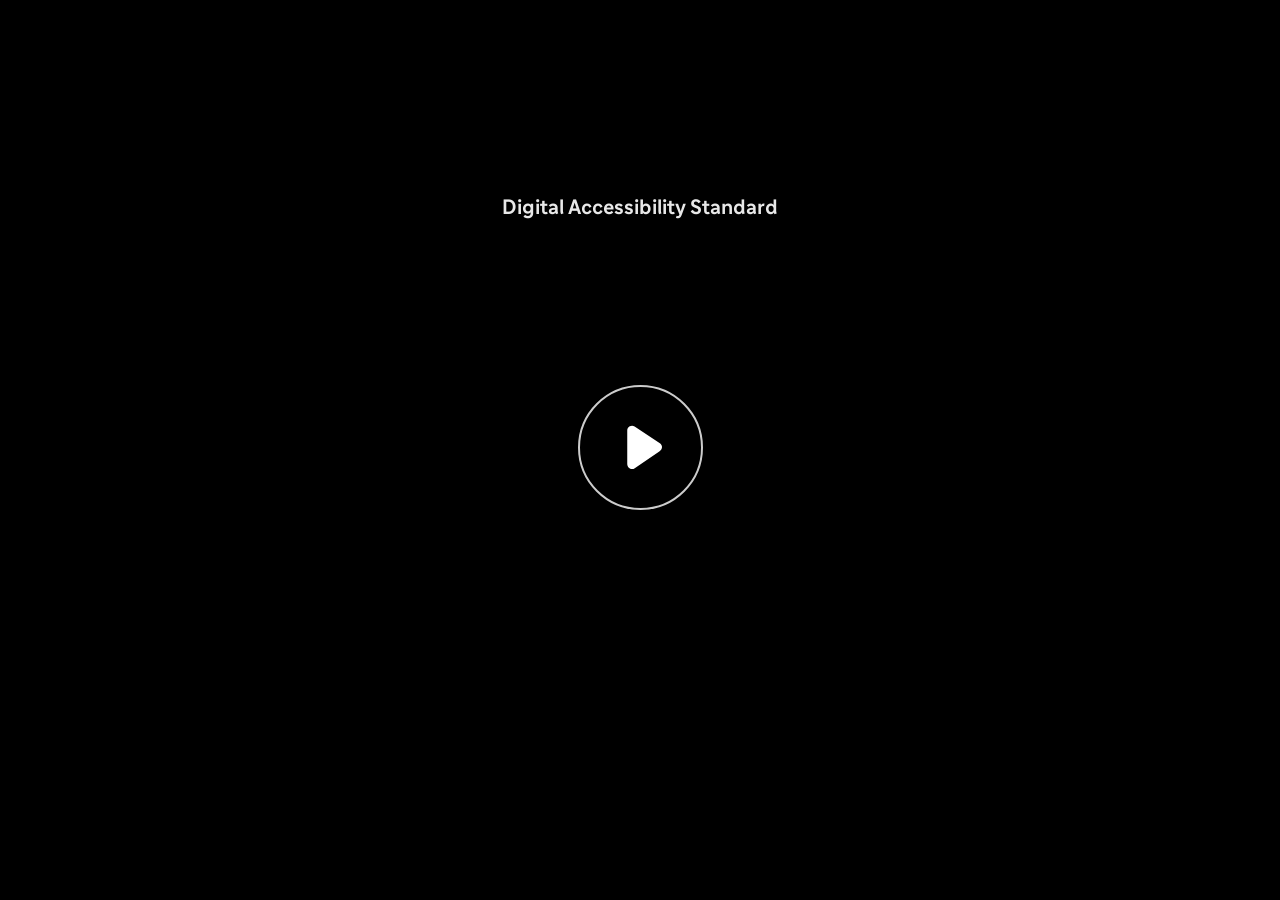
<file: assets/scorm/digital-accessibility-standard/story.html>
﻿<!doctype html>
<html lang="en-US">
<head>
  <meta charset="utf-8">
  <!-- Created using Storyline 360 x64 - http://www.articulate.com  -->
  <!-- version: 3.126.38052.0 -->
  <title>Digital Accessibility Standard</title>
  <meta http-equiv="x-ua-compatible" content="IE=edge"/>
  <meta name="viewport" content="width=device-width,initial-scale=1,user-scalable=no,shrink-to-fit=no,minimal-ui"/>
  <meta name="apple-mobile-web-app-capable" content="yes"/>
  <style>
    html, body { height: 100%; padding: 0; margin: 0 }
    #app { height: 100%; width: 100%; }
  </style>

  <script>
    window.DS = {};
    window.globals = {
      DATA_PATH_BASE: '',
      HAS_FRAME: true,
      HAS_SLIDE: true,

      lmsPresent: false,
      tinCanPresent: false,
      cmi5Present: false,
      aoSupport: false,
      scale: 'Scaled',
      captureRc: false,
      browserSize: 'optimal',
      bgColor: '#FFFFFF',
      features: 'DropInBase,EngagePromiseUpgrade,JsInteractions,Localization,LocalizationImage,PlayerMemoryEnhancements,SlideLevelScale,SlidePromiseUpgrade,StartupPromiseUpgrade',
      themeName: 'unified',
      preloaderColor: '#8C8C8C',
      suppressAnalytics: true,
      productChannel: 'stable',
      publishSource: 'storyline',
      aid: 'aid|b4b6d697-f676-5163-8e93-5918fc5516fc',
      cid: '257008b9-5507-4d95-a1ec-11f1de29487f',
      playerVersion: '3.126.38052.0',
      publishTimestamp: '2026-10-06T12:33:09.9084113Z',
      maxIosVideoElements: 10,
      connectionSettings: { message: 'You%20are%20offline.%20Trying%20to%20reconnect...', useDarkTheme: true, mode: 'disabled' },
      hasFeature: function(feature) {
        return this.features.split(',').includes(feature);
      },
      
      parseParams: function(qs) {
        if (window.globals.parsedParams != null) {
          return window.globals.parsedParams;
        }
        qs = (qs || window.location.search.substr(1)).split('+').join(' ');
        var params = {},
            tokens,
            re = /[?&]?([^=]+)=([^&]*)/g;

        while (tokens = re.exec(qs)) {
          params[decodeURIComponent(tokens[1]).trim()] =
            decodeURIComponent(tokens[2]).trim();
        }
        window.globals.parsedParams = params;
        return params;
      }

    };

    if (window.flagsUnderTest != null) {
      window.globals.features = window.flagsUnderTest.reduce((accum, feature) => {
        if (!accum.includes(feature)) {
          accum.push(feature);
        }
        return accum;
      }, window.globals.features.split(',')).join();
    }
  </script>
  <script>
    var isIe11 = ('ActiveXObject' in window || window.MSBlobBuilder != null)
      && window.msCrypto != null && !window.ActiveXObject;
    if (isIe11) {
      window.globals.unsupportedBrowser = true;
      document.write(atob('[base64]'));
    }
  </script>

  <script>
    if (window.globals.hasFeature('Localization')) {
      
      
    }
  </script>

  
  <script src='lms/scormdriver.js' type=text/javascript></script>
  <script>window.THREE = { };</script>
  
</head>
<body style="background: #FFFFFF" class="cs-HTML theme-unified">
  <!-- 360 -->
  <script>!function(){var e,i=/iPhone/i,o=/iPod/i,n=/iPad/i,t=/\biOS-universal(?:.+)Mac\b/i,r=/\bAndroid(?:.+)Mobile\b/i,a=/Android/i,d=/(?:SD4930UR|\bSilk(?:.+)Mobile\b)/i,p=/Silk/i,l=/Windows Phone/i,u=/\bWindows(?:.+)ARM\b/i,b=/BlackBerry/i,s=/BB10/i,c=/Opera Mini/i,f=/\b(CriOS|Chrome)(?:.+)Mobile/i,h=/Mobile(?:.+)Firefox\b/i,v=function(e){return void 0!==e&&"MacIntel"===e.platform&&"number"==typeof e.maxTouchPoints&&e.maxTouchPoints>1&&"undefined"==typeof MSStream};e=function(e){var m={userAgent:"",platform:"",maxTouchPoints:0};e||"undefined"==typeof navigator?"string"==typeof e?m.userAgent=e:e&&e.userAgent&&(m={userAgent:e.userAgent,platform:e.platform,maxTouchPoints:e.maxTouchPoints||0}):m={userAgent:navigator.userAgent,platform:navigator.platform,maxTouchPoints:navigator.maxTouchPoints||0};var g=m.userAgent,y=g.split("[FBAN");void 0!==y[1]&&(g=y[0]),void 0!==(y=g.split("Twitter"))[1]&&(g=y[0]);var A=function(e){return function(i){return i.test(e)}}(g),w={apple:{phone:A(i)&&!A(l),ipod:A(o),tablet:!A(i)&&(A(n)||v(m))&&!A(l),universal:A(t),device:(A(i)||A(o)||A(n)||A(t)||v(m))&&!A(l)},amazon:{phone:A(d),tablet:!A(d)&&A(p),device:A(d)||A(p)},android:{phone:!A(l)&&A(d)||!A(l)&&A(r),tablet:!A(l)&&!A(d)&&!A(r)&&(A(p)||A(a)),device:!A(l)&&(A(d)||A(p)||A(r)||A(a))||A(/\bokhttp\b/i)},windows:{phone:A(l),tablet:A(u),device:A(l)||A(u)},other:{blackberry:A(b),blackberry10:A(s),opera:A(c),firefox:A(h),chrome:A(f),device:A(b)||A(s)||A(c)||A(h)||A(f)},any:!1,phone:!1,tablet:!1};return w.any=w.apple.device||w.android.device||w.windows.device||w.other.device,w.phone=w.apple.phone||w.android.phone||w.windows.phone,w.tablet=w.apple.tablet||w.android.tablet||w.windows.tablet,w}(),"object"==typeof exports&&"undefined"!=typeof module?module.exports=e:"function"==typeof define&&define.amd?define((function(){return e})):this.isMobile=e}();
    window.isMobile.apple.tablet = window.isMobile.apple.tablet ||
      (navigator.platform === 'MacIntel' && navigator.maxTouchPoints > 1);
    window.isMobile.apple.device = window.isMobile.apple.device || window.isMobile.apple.tablet;
    window.isMobile.tablet = window.isMobile.tablet || window.isMobile.apple.tablet;
    window.isMobile.any = window.isMobile.any || window.isMobile.apple.tablet;
  </script>

  <div id="focus-sink" tabindex="-1"></div>

  <div id="preso"></div>
  <script>
    (function() {

      var classTypes = [ 'desktop', 'mobile', 'phone', 'tablet' ];

      var addDeviceClasses = function(prefix, testObj) {
        var curr, i;
        for (i = 0; i < classTypes.length; i++) {
          curr = classTypes[i];
          if (testObj[curr]) {
            document.body.classList.add(prefix + curr);
          }
        }
      };

      var params = window.globals.parseParams(),
          isDevicePreview = params.devicepreview === '1',
          isPhoneOverride = params.deviceType === 'phone' || (isDevicePreview && params.phone == '1'),
          isTabletOverride = (params.deviceType === 'tablet' || isDevicePreview) && !isPhoneOverride,
          isMobileOverride = isPhoneOverride || isTabletOverride;

      var deviceView = {
        desktop: !window.isMobile.any && !isMobileOverride,
        mobile: window.isMobile.any || isMobileOverride,
        phone: isPhoneOverride || (window.isMobile.phone && !isTabletOverride),
        tablet: isTabletOverride || window.isMobile.tablet
      };

      window.globals.deviceView = deviceView;
      window.isMobile.desktop = !window.isMobile.any;
      window.isMobile.mobile = window.isMobile.any;

      addDeviceClasses('view-', deviceView);

    })();
  </script>
  
  <script src='story_content/triggers.js' type=text/javascript></script>
<script src='story_content/user.js' type=text/javascript></script>
  <div class="slide-loader"></div>

  <script>
    var doc = document, loader = doc.body.querySelector('.slide-loader'); [ 1, 2, 3 ].forEach(function(n) { var d = doc.createElement('div'); d.style.backgroundColor = window.globals.preloaderColor; d.classList.add('mobile-loader-dot'); d.classList.add('dot' + n); loader.appendChild(d); });
  </script>

  <div class="mobile-load-title-overlay" style="display: none">
    <div class="mobile-load-title">Digital Accessibility Standard</div>
  </div>

  <div class="mobile-chrome-warning"></div>

  
<style>
  .warn-connection-dialog {
    display: none;
    background: transparent;
    pointer-events: all;
    position: fixed;
    left: 0;
    top: 0;
    width: 100%;
    height: 100%;
    z-index: 999;
  }

  .warn-connection-content {
    pointer-events: all;
    border-radius: 4px;
    background: white;
    border: 1px solid #E7E7E7;
    color: #333333;
    box-shadow: 0 2px 4px rgba(0, 0, 0, 0.25);
    transition: all 150ms ease-out;
    position: absolute;
    white-space: nowrap;
  }

  .view-phone.is-landscape .warn-connection-content {
    left: 23px;
    bottom: 23px;
  }

  .view-tablet.is-landscape .warn-connection-content {
    left: 50%;
    top: 20px;
    transform: translateX(-50%);
  }

  .view-mobile.is-portrait .warn-connection-content {
    transform: translate(-50%, calc(-100% - 15px));
  }

  .warn-connection-content p {
    display: inline-block;
    margin: 0 8px 0 0;
    line-height: 33px;
    font-size: 11px;
  }

  .warn-connection-content svg {
    position: relative;
    vertical-align: middle;
    margin: 0 2px 2px 8px;
  }

  .view-desktop .warn-connection-content {
    left: 1.5em;
    bottom: 1.5em;
  }

  .view-desktop .warn-connection-content p {
    font-size: 1.1em;
  }

  .is-offline .warn-connection-dialog {
    display: block;
  }

  .is-offline .cs-panel * {
    pointer-events: none !important;
  }

  .is-offline .cs-panel {
    pointer-events: all !important;
  }

  .is-offline #nav-controls * {
    pointer-events: none !important;
  }

  .is-offline #nav-controls {
    pointer-events: all !important;
  }
</style>

<div class="warn-connection-dialog" role="alertdialog" aria-modal="true" tabindex="0" aria-labelledby="warn-connection-message">
  <div class="warn-connection-content">
    <svg width="17" height="15" viewBox="0 0 17 15" xmlns="http://www.w3.org/2000/svg">
      <path fill="#8F0000" stroke="white" d="M16.07,12.98 L15.88,12.23 L9.51,1.21 C8.97,0.26,7.6,0.26,7.06,1.21 L0.69,12.23 C0.15,13.16,0.81,14.36,1.91,14.36 H14.65 C15.47,14.36,16.05,13.7,16.07,12.98 Z"/>
      <path fill="white" stroke="white" d="M8.58,5.5 C8.35,5.28,8.5,5.35,8.21,5.32 C8.09,5.35,7.97,5.49,7.96,5.67 C7.97,5.79,7.98,5.92,7.98,6.04 L7.98,6.04 C7.99,6.17,8,6.31,8.01,6.43 L8.01,6.44 C8.03,6.92,8.06,7.41,8.09,7.9 L8.09,7.9 C8.12,8.39,8.14,8.88,8.17,9.37 C8.17,9.39,8.18,9.42,8.2,9.44 C8.23,9.46,8.25,9.47,8.28,9.47 C8.31,9.47,8.34,9.46,8.35,9.44 C8.37,9.43,8.38,9.4,8.39,9.35 L8.39,9.34 C8.39,9.24,8.4,9.15,8.4,9.05 L8.4,9.05 C8.41,8.96,8.41,8.86,8.42,8.75 C8.43,8.44,8.45,8.12,8.47,7.81 L8.47,7.81 C8.49,7.49,8.51,7.18,8.53,6.87 C8.55,6.46,8.56,6.05,8.59,5.64 L8.6,5.62 C8.6,5.57,8.59,5.53,8.58,5.5 L8.21,5.32 Z"/>
      <circle fill="white" stroke="white" cx="8.3" cy="11.35" r="0.3"/>
    </svg>
    <p id="warn-connection-message">You are offline. Trying to reconnect...</p>
  </div>
</div>

<script>
  (function() {
    window.DS.connection = {
      warningShown: false,
      assets: {},
      loadingAssetGroup: false,
      retryDelay: 500
    };

    var connectionSettings = window.globals.connectionSettings || {};

    var useConnectionMessages = window.AbortController != null &&
      window.location.protocol != 'file:' &&
      connectionSettings.mode === 'normal';

    window.DS.connection.useConnectionMessages = useConnectionMessages;

    var assetCount = 0;
    var checkLoadedId;


    if (useConnectionMessages && connectionSettings != null) {
      var contentEl = document.querySelector('.warn-connection-content');
      var messageEl = contentEl.querySelector('p');

      if (connectionSettings.useDarkTheme) {
        contentEl.style.borderColor = '#BABBBA';
        contentEl.style.backgroundColor = '#282828';
        contentEl.style.color = '#FFFFFF';
      }

      if (connectionSettings.message != null) {
        messageEl.textContent = window.decodeURIComponent(connectionSettings.message);
      }
    }

    function checkAssetsReady() {
      for (var i in DS.connection.assets) {
        if (!DS.connection.assets[i].success) {
          return false;
        }
      }
      return true;
    }

    function stopAssetGroup() {
      if (!useConnectionMessages) { return; }

      assetCount = 0;

      DS.connection.oldAssetGroup = DS.connection.assets;
      DS.connection.assets = {};
      DS.connection.loadingAssetGroup = false;
      clearInterval(checkLoadedId);
    }

    function startAssetGroup() {
      if (!useConnectionMessages) { return; }
      var ticks = 0;
      clearInterval(checkLoadedId);
      checkLoadedId = setInterval(function() {
        var loaded = 0;
        if (assetCount === 0 && loaded === 0) {
          clearInterval(checkLoadedId);
          return;
        }

        for (var i in DS.connection.assets) {
          if (DS.connection.assets[i].success) {
            loaded++;
          }
        }

        if (assetCount === loaded && checkAssetsReady()) {
          for (var i in DS.connection.assets) {
            if (DS.connection.assets[i].action) {
              DS.connection.assets[i].action();
            }
          }
          hideWarning();
          stopAssetGroup();
        }
      }, 100)
    }

    function requiredAsset(url, action, retry, type) {
      if (!useConnectionMessages) { return; }
      if (DS.connection.assets[url]) { return; }

      DS.connection.assets[url] = {
        success: false, action: action, retry: retry, type: type
      };
      assetCount = Object.keys(DS.connection.assets).length;
      if (!DS.connection.loadingAssetGroup) {
        startAssetGroup();
      }
      DS.connection.loadingAssetGroup = true;
    }

    function assetLoaded(url) {
      if (!useConnectionMessages) { return; }
      if (DS.connection.assets[url]) {
        DS.connection.assets[url].success = true;
      }
    }

    function assetFailed(url) {
      if (!useConnectionMessages) { return; }
      if (!DS.connection.assets[url]) {
        if (/\.js$/.test(url) && url.indexOf('transcripts') === -1) {
          setTimeout(function() {
            if (DS.connection.lastSlideLoaded != null) {
              DS.connection.lastSlideLoaded();
            }
          }, DS.connection.retryDelay);
        }
        return;
      }
      if (!DS.connection.warningShown) { showWarning(); }
      if (DS.connection.assets[url].retry) {
        setTimeout(function() {
          if (!DS.connection.assets[url].success) {
            DS.connection.assets[url].retry()
          }
        }, DS.connection.retryDelay);
      }
    }

    function hideWarning() {
      document.body.classList.remove('is-offline');
      DS.connection.warningShown = false;
      enableKeys();
    }
    DS.connection.hideWarning = hideWarning

    function showWarning(btn) {
      document.body.classList.add('is-offline')
      DS.connection.warningShown = true;
      updateWarningPosition();
      disableKeys();
    }

    function updateWarningPosition() {
      if (!DS.connection.warningShown) {
        return;
      }

      var isPortrait = document.body.classList.contains('is-portrait');
      var isMobile = document.body.classList.contains('view-mobile');
      var warningEl = document.querySelector('.warn-connection-content');

      if (isPortrait && isMobile) {
        var slide = document.querySelector('.primary-slide');
        var slideRect = slide != null
          ? slide.getBoundingClientRect()
          : { top: window.innerHeight, left: 0, width: window.innerWidth };

        warningEl.style.top = `${slideRect.top}px`
        warningEl.style.left = `${slideRect.left + slideRect.width / 2}px`
      } else {
        warningEl.style.top = null;
        warningEl.style.left = null;
      }

      window.requestAnimationFrame(updateWarningPosition);
    }

    function onDisableKeyDown(e) {
      e.preventDefault();
      e.stopImmediatePropagation();
    }

    function onDisableKeyUp(e) {
      e.preventDefault();
      e.stopImmediatePropagation();
    }

    var accStyle = document.createElement('style');
    var warnDialogEl = document.querySelector('.warn-connection-dialog');

    function disableKeys() {
      if (DS.views && DS.views.nsStack && DS.views.nsStack.length === 1) {
        DS.views.nsStack[0].tabReachable = false
        DS.views.nsStack[0].updateTabIndex(true);
      }

      accStyle.innerHTML = '.acc-shadow-dom { display: none; }';
      document.body.appendChild(accStyle);

      warnDialogEl.parentNode.append(warnDialogEl);
      warnDialogEl.focus();
    }

    function enableKeys() {
      accStyle.remove();
      if (DS.views && DS.views.nsStack && DS.views.nsStack.length === 1 && DS.views.nsStack[0].name === '_frame') {
        DS.views.nsStack[0].tabReachable = true;
        DS.views.nsStack[0].updateTabIndex();
      }
    }

    // these will all be noops if the feature flag isn't set in
    // the data and `window.globals.features`
    DS.connection.requiredAsset = requiredAsset;
    DS.connection.assetLoaded = assetLoaded;
    DS.connection.assetFailed = assetFailed;
    DS.connection.stopAssetGroup = stopAssetGroup;
    DS.connection.startAssetGroup = startAssetGroup;
  })();
</script>


  <script>
    
    if (window.autoSpider && window.vInterfaceObject) {
      document.querySelector('.mobile-load-title-overlay').style.display = 'none';
    }
  </script>

  

  <link rel="stylesheet" href="html5/data/css/output.min.css" data-noprefix/>
</body>
<script src="html5/lib/scripts/bootstrapper.min.js"></script>
</html>
</file>
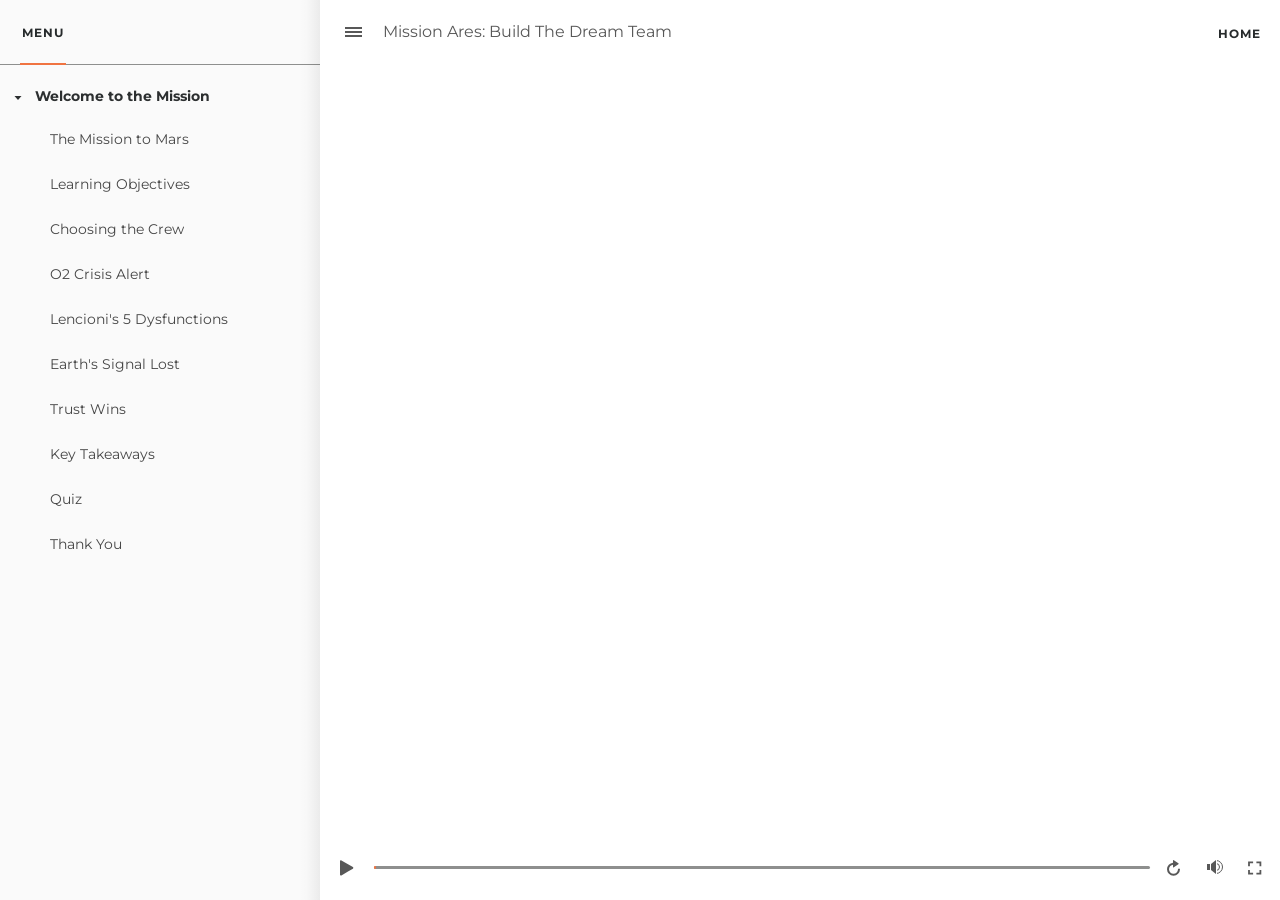
<file: assets/scorm/mission-ares-build-the-dream-team/index_lms.html>
﻿<!doctype html>
<html lang="en-US">
<head>
  <meta charset="utf-8">
  <!-- Created using Storyline 360 x64 - http://www.articulate.com  -->
  <!-- version: 3.119.37125.0 -->
  <title>Mission Ares: Build The Dream Team</title>
  <meta http-equiv="x-ua-compatible" content="IE=edge"/>
  <meta name="viewport" content="width=device-width,initial-scale=1,user-scalable=no,shrink-to-fit=no,minimal-ui"/>
  <meta name="apple-mobile-web-app-capable" content="yes"/>
  <style>
    html, body { height: 100%; padding: 0; margin: 0 }
    #app { height: 100%; width: 100%; }
  </style>

  <script>
    window.DS = {};
    window.globals = {
      DATA_PATH_BASE: '',
      HAS_FRAME: true,
      HAS_SLIDE: true,

      lmsPresent: true,
      tinCanPresent: false,
      cmi5Present: false,
      aoSupport: false,
      scale: 'Scaled',
      captureRc: false,
      browserSize: 'optimal',
      bgColor: '#FFFFFF',
      features: 'DropInBase,JsInteractions,LoadPromiseUpgrade,MediaPromiseUpgrade,PlayerMemoryEnhancements,SlideLevelScale',
      themeName: 'unified',
      preloaderColor: '#8C8C8C',
      suppressAnalytics: false,
      productChannel: 'stable',
      publishSource: 'storyline',
      aid: 'aid|b4b6d697-f676-5163-8e93-5918fc5516fc',
      cid: 'e9be5a3a-9892-48a8-adc6-430e3e6ca97d',
      playerVersion: '3.119.37125.0',
      publishTimestamp: '2026-10-17T21:00:38.9860887Z',
      maxIosVideoElements: 10,
      connectionSettings: { message: 'You%20are%20offline.%20Trying%20to%20reconnect...', useDarkTheme: true, mode: 'disabled' },
      hasFeature: function(feature) {
        return this.features.split(',').includes(feature);
      },
      
      parseParams: function(qs) {
        if (window.globals.parsedParams != null) {
          return window.globals.parsedParams;
        }
        qs = (qs || window.location.search.substr(1)).split('+').join(' ');
        var params = {},
            tokens,
            re = /[?&]?([^=]+)=([^&]*)/g;

        while (tokens = re.exec(qs)) {
          params[decodeURIComponent(tokens[1]).trim()] =
            decodeURIComponent(tokens[2]).trim();
        }
        window.globals.parsedParams = params;
        return params;
      }

    };

    if (window.flagsUnderTest != null) {
      window.globals.features = window.flagsUnderTest.reduce((accum, feature) => {
        if (!accum.includes(feature)) {
          accum.push(feature);
        }
        return accum;
      }, window.globals.features.split(',')).join();
    }
  </script>
  <script>
    var isIe11 = ('ActiveXObject' in window || window.MSBlobBuilder != null)
      && window.msCrypto != null && !window.ActiveXObject;
    if (isIe11) {
      window.globals.unsupportedBrowser = true;
      document.write(atob('[base64]'));
    }
  </script>

  <script>
    if (window.globals.hasFeature('Localization')) {
      
      
    }
  </script>

  <script src="lms/scormdriver.js" charset="utf-8"></script>
  
  <script>window.THREE = { };</script>
  
</head>
<body style="background: #FFFFFF" class="cs-HTML theme-unified">
  <!-- 360 -->
  <script>!function(){var e,i=/iPhone/i,o=/iPod/i,n=/iPad/i,t=/\biOS-universal(?:.+)Mac\b/i,r=/\bAndroid(?:.+)Mobile\b/i,a=/Android/i,d=/(?:SD4930UR|\bSilk(?:.+)Mobile\b)/i,p=/Silk/i,l=/Windows Phone/i,u=/\bWindows(?:.+)ARM\b/i,b=/BlackBerry/i,s=/BB10/i,c=/Opera Mini/i,f=/\b(CriOS|Chrome)(?:.+)Mobile/i,h=/Mobile(?:.+)Firefox\b/i,v=function(e){return void 0!==e&&"MacIntel"===e.platform&&"number"==typeof e.maxTouchPoints&&e.maxTouchPoints>1&&"undefined"==typeof MSStream};e=function(e){var m={userAgent:"",platform:"",maxTouchPoints:0};e||"undefined"==typeof navigator?"string"==typeof e?m.userAgent=e:e&&e.userAgent&&(m={userAgent:e.userAgent,platform:e.platform,maxTouchPoints:e.maxTouchPoints||0}):m={userAgent:navigator.userAgent,platform:navigator.platform,maxTouchPoints:navigator.maxTouchPoints||0};var g=m.userAgent,y=g.split("[FBAN");void 0!==y[1]&&(g=y[0]),void 0!==(y=g.split("Twitter"))[1]&&(g=y[0]);var A=function(e){return function(i){return i.test(e)}}(g),w={apple:{phone:A(i)&&!A(l),ipod:A(o),tablet:!A(i)&&(A(n)||v(m))&&!A(l),universal:A(t),device:(A(i)||A(o)||A(n)||A(t)||v(m))&&!A(l)},amazon:{phone:A(d),tablet:!A(d)&&A(p),device:A(d)||A(p)},android:{phone:!A(l)&&A(d)||!A(l)&&A(r),tablet:!A(l)&&!A(d)&&!A(r)&&(A(p)||A(a)),device:!A(l)&&(A(d)||A(p)||A(r)||A(a))||A(/\bokhttp\b/i)},windows:{phone:A(l),tablet:A(u),device:A(l)||A(u)},other:{blackberry:A(b),blackberry10:A(s),opera:A(c),firefox:A(h),chrome:A(f),device:A(b)||A(s)||A(c)||A(h)||A(f)},any:!1,phone:!1,tablet:!1};return w.any=w.apple.device||w.android.device||w.windows.device||w.other.device,w.phone=w.apple.phone||w.android.phone||w.windows.phone,w.tablet=w.apple.tablet||w.android.tablet||w.windows.tablet,w}(),"object"==typeof exports&&"undefined"!=typeof module?module.exports=e:"function"==typeof define&&define.amd?define((function(){return e})):this.isMobile=e}();
    window.isMobile.apple.tablet = window.isMobile.apple.tablet ||
      (navigator.platform === 'MacIntel' && navigator.maxTouchPoints > 1);
    window.isMobile.apple.device = window.isMobile.apple.device || window.isMobile.apple.tablet;
    window.isMobile.tablet = window.isMobile.tablet || window.isMobile.apple.tablet;
    window.isMobile.any = window.isMobile.any || window.isMobile.apple.tablet;
  </script>

  <div id="focus-sink" tabindex="-1"></div>

  <div id="preso"></div>
  <script>
    (function() {

      var classTypes = [ 'desktop', 'mobile', 'phone', 'tablet' ];

      var addDeviceClasses = function(prefix, testObj) {
        var curr, i;
        for (i = 0; i < classTypes.length; i++) {
          curr = classTypes[i];
          if (testObj[curr]) {
            document.body.classList.add(prefix + curr);
          }
        }
      };

      var params = window.globals.parseParams(),
          isDevicePreview = params.devicepreview === '1',
          isPhoneOverride = params.deviceType === 'phone' || (isDevicePreview && params.phone == '1'),
          isTabletOverride = (params.deviceType === 'tablet' || isDevicePreview) && !isPhoneOverride,
          isMobileOverride = isPhoneOverride || isTabletOverride;

      var deviceView = {
        desktop: !window.isMobile.any && !isMobileOverride,
        mobile: window.isMobile.any || isMobileOverride,
        phone: isPhoneOverride || (window.isMobile.phone && !isTabletOverride),
        tablet: isTabletOverride || window.isMobile.tablet
      };

      window.globals.deviceView = deviceView;
      window.isMobile.desktop = !window.isMobile.any;
      window.isMobile.mobile = window.isMobile.any;

      addDeviceClasses('view-', deviceView);

    })();
  </script>
  
  <script src='story_content/triggers.js' type=text/javascript></script>
<script src='story_content/user.js' type=text/javascript></script>
  <div class="slide-loader"></div>

  <script>
    var doc = document, loader = doc.body.querySelector('.slide-loader'); [ 1, 2, 3 ].forEach(function(n) { var d = doc.createElement('div'); d.style.backgroundColor = window.globals.preloaderColor; d.classList.add('mobile-loader-dot'); d.classList.add('dot' + n); loader.appendChild(d); });
  </script>

  <div class="mobile-load-title-overlay" style="display: none">
    <div class="mobile-load-title">Mission Ares: Build The Dream Team</div>
  </div>

  <div class="mobile-chrome-warning"></div>

  
<style>
  .warn-connection-dialog {
    display: none;
    background: transparent;
    pointer-events: all;
    position: fixed;
    left: 0;
    top: 0;
    width: 100%;
    height: 100%;
    z-index: 999;
  }

  .warn-connection-content {
    pointer-events: all;
    border-radius: 4px;
    background: white;
    border: 1px solid #E7E7E7;
    color: #333333;
    box-shadow: 0 2px 4px rgba(0, 0, 0, 0.25);
    transition: all 150ms ease-out;
    position: absolute;
    white-space: nowrap;
  }

  .view-phone.is-landscape .warn-connection-content {
    left: 23px;
    bottom: 23px;
  }

  .view-tablet.is-landscape .warn-connection-content {
    left: 50%;
    top: 20px;
    transform: translateX(-50%);
  }

  .view-mobile.is-portrait .warn-connection-content {
    transform: translate(-50%, calc(-100% - 15px));
  }

  .warn-connection-content p {
    display: inline-block;
    margin: 0 8px 0 0;
    line-height: 33px;
    font-size: 11px;
  }

  .warn-connection-content svg {
    position: relative;
    vertical-align: middle;
    margin: 0 2px 2px 8px;
  }

  .view-desktop .warn-connection-content {
    left: 1.5em;
    bottom: 1.5em;
  }

  .view-desktop .warn-connection-content p {
    font-size: 1.1em;
  }

  .is-offline .warn-connection-dialog {
    display: block;
  }

  .is-offline .cs-panel * {
    pointer-events: none !important;
  }

  .is-offline .cs-panel {
    pointer-events: all !important;
  }

  .is-offline #nav-controls * {
    pointer-events: none !important;
  }

  .is-offline #nav-controls {
    pointer-events: all !important;
  }
</style>

<div class="warn-connection-dialog" role="alertdialog" aria-modal="true" tabindex="0" aria-labelledby="warn-connection-message">
  <div class="warn-connection-content">
    <svg width="17" height="15" viewBox="0 0 17 15" xmlns="http://www.w3.org/2000/svg">
      <path fill="#8F0000" stroke="white" d="M16.07,12.98 L15.88,12.23 L9.51,1.21 C8.97,0.26,7.6,0.26,7.06,1.21 L0.69,12.23 C0.15,13.16,0.81,14.36,1.91,14.36 H14.65 C15.47,14.36,16.05,13.7,16.07,12.98 Z"/>
      <path fill="white" stroke="white" d="M8.58,5.5 C8.35,5.28,8.5,5.35,8.21,5.32 C8.09,5.35,7.97,5.49,7.96,5.67 C7.97,5.79,7.98,5.92,7.98,6.04 L7.98,6.04 C7.99,6.17,8,6.31,8.01,6.43 L8.01,6.44 C8.03,6.92,8.06,7.41,8.09,7.9 L8.09,7.9 C8.12,8.39,8.14,8.88,8.17,9.37 C8.17,9.39,8.18,9.42,8.2,9.44 C8.23,9.46,8.25,9.47,8.28,9.47 C8.31,9.47,8.34,9.46,8.35,9.44 C8.37,9.43,8.38,9.4,8.39,9.35 L8.39,9.34 C8.39,9.24,8.4,9.15,8.4,9.05 L8.4,9.05 C8.41,8.96,8.41,8.86,8.42,8.75 C8.43,8.44,8.45,8.12,8.47,7.81 L8.47,7.81 C8.49,7.49,8.51,7.18,8.53,6.87 C8.55,6.46,8.56,6.05,8.59,5.64 L8.6,5.62 C8.6,5.57,8.59,5.53,8.58,5.5 L8.21,5.32 Z"/>
      <circle fill="white" stroke="white" cx="8.3" cy="11.35" r="0.3"/>
    </svg>
    <p id="warn-connection-message">You are offline. Trying to reconnect...</p>
  </div>
</div>

<script>
  (function() {
    window.DS.connection = {
      warningShown: false,
      assets: {},
      loadingAssetGroup: false,
      retryDelay: 500
    };

    var connectionSettings = window.globals.connectionSettings || {};

    var useConnectionMessages = window.AbortController != null &&
      window.location.protocol != 'file:' &&
      connectionSettings.mode === 'normal';

    window.DS.connection.useConnectionMessages = useConnectionMessages;

    var assetCount = 0;
    var checkLoadedId;


    if (useConnectionMessages && connectionSettings != null) {
      var contentEl = document.querySelector('.warn-connection-content');
      var messageEl = contentEl.querySelector('p');

      if (connectionSettings.useDarkTheme) {
        contentEl.style.borderColor = '#BABBBA';
        contentEl.style.backgroundColor = '#282828';
        contentEl.style.color = '#FFFFFF';
      }

      if (connectionSettings.message != null) {
        messageEl.textContent = window.decodeURIComponent(connectionSettings.message);
      }
    }

    function checkAssetsReady() {
      for (var i in DS.connection.assets) {
        if (!DS.connection.assets[i].success) {
          return false;
        }
      }
      return true;
    }

    function stopAssetGroup() {
      if (!useConnectionMessages) { return; }

      assetCount = 0;

      DS.connection.oldAssetGroup = DS.connection.assets;
      DS.connection.assets = {};
      DS.connection.loadingAssetGroup = false;
      clearInterval(checkLoadedId);
    }

    function startAssetGroup() {
      if (!useConnectionMessages) { return; }
      var ticks = 0;
      clearInterval(checkLoadedId);
      checkLoadedId = setInterval(function() {
        var loaded = 0;
        if (assetCount === 0 && loaded === 0) {
          clearInterval(checkLoadedId);
          return;
        }

        for (var i in DS.connection.assets) {
          if (DS.connection.assets[i].success) {
            loaded++;
          }
        }

        if (assetCount === loaded && checkAssetsReady()) {
          for (var i in DS.connection.assets) {
            if (DS.connection.assets[i].action) {
              DS.connection.assets[i].action();
            }
          }
          hideWarning();
          stopAssetGroup();
        }
      }, 100)
    }

    function requiredAsset(url, action, retry, type) {
      if (!useConnectionMessages) { return; }
      if (DS.connection.assets[url]) { return; }

      DS.connection.assets[url] = {
        success: false, action: action, retry: retry, type: type
      };
      assetCount = Object.keys(DS.connection.assets).length;
      if (!DS.connection.loadingAssetGroup) {
        startAssetGroup();
      }
      DS.connection.loadingAssetGroup = true;
    }

    function assetLoaded(url) {
      if (!useConnectionMessages) { return; }
      if (DS.connection.assets[url]) {
        DS.connection.assets[url].success = true;
      }
    }

    function assetFailed(url) {
      if (!useConnectionMessages) { return; }
      if (!DS.connection.assets[url]) {
        if (/\.js$/.test(url) && url.indexOf('transcripts') === -1) {
          setTimeout(function() {
            if (DS.connection.lastSlideLoaded != null) {
              DS.connection.lastSlideLoaded();
            }
          }, DS.connection.retryDelay);
        }
        return;
      }
      if (!DS.connection.warningShown) { showWarning(); }
      if (DS.connection.assets[url].retry) {
        setTimeout(function() {
          if (!DS.connection.assets[url].success) {
            DS.connection.assets[url].retry()
          }
        }, DS.connection.retryDelay);
      }
    }

    function hideWarning() {
      document.body.classList.remove('is-offline');
      DS.connection.warningShown = false;
      enableKeys();
    }
    DS.connection.hideWarning = hideWarning

    function showWarning(btn) {
      document.body.classList.add('is-offline')
      DS.connection.warningShown = true;
      updateWarningPosition();
      disableKeys();
    }

    function updateWarningPosition() {
      if (!DS.connection.warningShown) {
        return;
      }

      var isPortrait = document.body.classList.contains('is-portrait');
      var isMobile = document.body.classList.contains('view-mobile');
      var warningEl = document.querySelector('.warn-connection-content');

      if (isPortrait && isMobile) {
        var slide = document.querySelector('.primary-slide');
        var slideRect = slide != null
          ? slide.getBoundingClientRect()
          : { top: window.innerHeight, left: 0, width: window.innerWidth };

        warningEl.style.top = `${slideRect.top}px`
        warningEl.style.left = `${slideRect.left + slideRect.width / 2}px`
      } else {
        warningEl.style.top = null;
        warningEl.style.left = null;
      }

      window.requestAnimationFrame(updateWarningPosition);
    }

    function onDisableKeyDown(e) {
      e.preventDefault();
      e.stopImmediatePropagation();
    }

    function onDisableKeyUp(e) {
      e.preventDefault();
      e.stopImmediatePropagation();
    }

    var accStyle = document.createElement('style');
    var warnDialogEl = document.querySelector('.warn-connection-dialog');

    function disableKeys() {
      if (DS.views && DS.views.nsStack && DS.views.nsStack.length === 1) {
        DS.views.nsStack[0].tabReachable = false
        DS.views.nsStack[0].updateTabIndex(true);
      }

      accStyle.innerHTML = '.acc-shadow-dom { display: none; }';
      document.body.appendChild(accStyle);

      warnDialogEl.parentNode.append(warnDialogEl);
      warnDialogEl.focus();
    }

    function enableKeys() {
      accStyle.remove();
      if (DS.views && DS.views.nsStack && DS.views.nsStack.length === 1 && DS.views.nsStack[0].name === '_frame') {
        DS.views.nsStack[0].tabReachable = true;
        DS.views.nsStack[0].updateTabIndex();
      }
    }

    // these will all be noops if the feature flag isn't set in
    // the data and `window.globals.features`
    DS.connection.requiredAsset = requiredAsset;
    DS.connection.assetLoaded = assetLoaded;
    DS.connection.assetFailed = assetFailed;
    DS.connection.stopAssetGroup = stopAssetGroup;
    DS.connection.startAssetGroup = startAssetGroup;
  })();
</script>


  <script>
    
    if (window.autoSpider && window.vInterfaceObject) {
      document.querySelector('.mobile-load-title-overlay').style.display = 'none';
    }
  </script>

  

  <link rel="stylesheet" href="html5/data/css/output.min.css" data-noprefix/>
</body>
<script src="html5/lib/scripts/bootstrapper.min.js"></script>
</html>
</file>
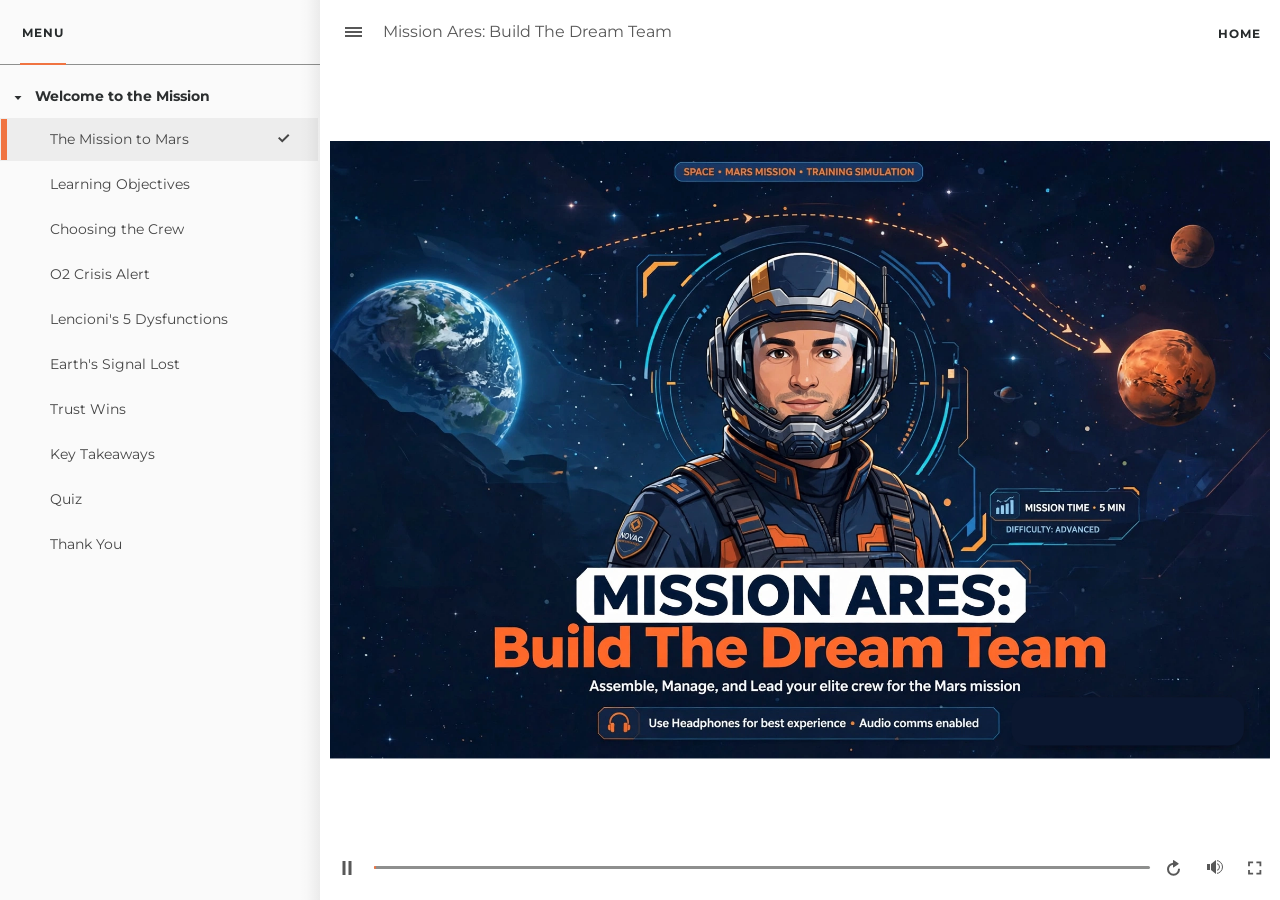
<file: assets/scorm/mission-ares-build-the-dream-team/story.html>
﻿<!doctype html>
<html lang="en-US">
<head>
  <meta charset="utf-8">
  <!-- Created using Storyline 360 x64 - http://www.articulate.com  -->
  <!-- version: 3.119.37125.0 -->
  <title>Mission Ares: Build The Dream Team</title>
  <meta http-equiv="x-ua-compatible" content="IE=edge"/>
  <meta name="viewport" content="width=device-width,initial-scale=1,user-scalable=no,shrink-to-fit=no,minimal-ui"/>
  <meta name="apple-mobile-web-app-capable" content="yes"/>
  <style>
    html, body { height: 100%; padding: 0; margin: 0 }
    #app { height: 100%; width: 100%; }
  </style>

  <script>
    window.DS = {};
    window.globals = {
      DATA_PATH_BASE: '',
      HAS_FRAME: true,
      HAS_SLIDE: true,

      lmsPresent: false,
      tinCanPresent: false,
      cmi5Present: false,
      aoSupport: false,
      scale: 'Scaled',
      captureRc: false,
      browserSize: 'optimal',
      bgColor: '#FFFFFF',
      features: 'DropInBase,JsInteractions,LoadPromiseUpgrade,MediaPromiseUpgrade,PlayerMemoryEnhancements,SlideLevelScale',
      themeName: 'unified',
      preloaderColor: '#8C8C8C',
      suppressAnalytics: false,
      productChannel: 'stable',
      publishSource: 'storyline',
      aid: 'aid|b4b6d697-f676-5163-8e93-5918fc5516fc',
      cid: 'e9be5a3a-9892-48a8-adc6-430e3e6ca97d',
      playerVersion: '3.119.37125.0',
      publishTimestamp: '2026-10-17T21:00:38.9732497Z',
      maxIosVideoElements: 10,
      connectionSettings: { message: 'You%20are%20offline.%20Trying%20to%20reconnect...', useDarkTheme: true, mode: 'disabled' },
      hasFeature: function(feature) {
        return this.features.split(',').includes(feature);
      },
      
      parseParams: function(qs) {
        if (window.globals.parsedParams != null) {
          return window.globals.parsedParams;
        }
        qs = (qs || window.location.search.substr(1)).split('+').join(' ');
        var params = {},
            tokens,
            re = /[?&]?([^=]+)=([^&]*)/g;

        while (tokens = re.exec(qs)) {
          params[decodeURIComponent(tokens[1]).trim()] =
            decodeURIComponent(tokens[2]).trim();
        }
        window.globals.parsedParams = params;
        return params;
      }

    };

    if (window.flagsUnderTest != null) {
      window.globals.features = window.flagsUnderTest.reduce((accum, feature) => {
        if (!accum.includes(feature)) {
          accum.push(feature);
        }
        return accum;
      }, window.globals.features.split(',')).join();
    }
  </script>
  <script>
    var isIe11 = ('ActiveXObject' in window || window.MSBlobBuilder != null)
      && window.msCrypto != null && !window.ActiveXObject;
    if (isIe11) {
      window.globals.unsupportedBrowser = true;
      document.write(atob('[base64]'));
    }
  </script>

  <script>
    if (window.globals.hasFeature('Localization')) {
      
      
    }
  </script>

  
  <script src='lms/scormdriver.js' type=text/javascript></script>
  <script>window.THREE = { };</script>
  
</head>
<body style="background: #FFFFFF" class="cs-HTML theme-unified">
  <!-- 360 -->
  <script>!function(){var e,i=/iPhone/i,o=/iPod/i,n=/iPad/i,t=/\biOS-universal(?:.+)Mac\b/i,r=/\bAndroid(?:.+)Mobile\b/i,a=/Android/i,d=/(?:SD4930UR|\bSilk(?:.+)Mobile\b)/i,p=/Silk/i,l=/Windows Phone/i,u=/\bWindows(?:.+)ARM\b/i,b=/BlackBerry/i,s=/BB10/i,c=/Opera Mini/i,f=/\b(CriOS|Chrome)(?:.+)Mobile/i,h=/Mobile(?:.+)Firefox\b/i,v=function(e){return void 0!==e&&"MacIntel"===e.platform&&"number"==typeof e.maxTouchPoints&&e.maxTouchPoints>1&&"undefined"==typeof MSStream};e=function(e){var m={userAgent:"",platform:"",maxTouchPoints:0};e||"undefined"==typeof navigator?"string"==typeof e?m.userAgent=e:e&&e.userAgent&&(m={userAgent:e.userAgent,platform:e.platform,maxTouchPoints:e.maxTouchPoints||0}):m={userAgent:navigator.userAgent,platform:navigator.platform,maxTouchPoints:navigator.maxTouchPoints||0};var g=m.userAgent,y=g.split("[FBAN");void 0!==y[1]&&(g=y[0]),void 0!==(y=g.split("Twitter"))[1]&&(g=y[0]);var A=function(e){return function(i){return i.test(e)}}(g),w={apple:{phone:A(i)&&!A(l),ipod:A(o),tablet:!A(i)&&(A(n)||v(m))&&!A(l),universal:A(t),device:(A(i)||A(o)||A(n)||A(t)||v(m))&&!A(l)},amazon:{phone:A(d),tablet:!A(d)&&A(p),device:A(d)||A(p)},android:{phone:!A(l)&&A(d)||!A(l)&&A(r),tablet:!A(l)&&!A(d)&&!A(r)&&(A(p)||A(a)),device:!A(l)&&(A(d)||A(p)||A(r)||A(a))||A(/\bokhttp\b/i)},windows:{phone:A(l),tablet:A(u),device:A(l)||A(u)},other:{blackberry:A(b),blackberry10:A(s),opera:A(c),firefox:A(h),chrome:A(f),device:A(b)||A(s)||A(c)||A(h)||A(f)},any:!1,phone:!1,tablet:!1};return w.any=w.apple.device||w.android.device||w.windows.device||w.other.device,w.phone=w.apple.phone||w.android.phone||w.windows.phone,w.tablet=w.apple.tablet||w.android.tablet||w.windows.tablet,w}(),"object"==typeof exports&&"undefined"!=typeof module?module.exports=e:"function"==typeof define&&define.amd?define((function(){return e})):this.isMobile=e}();
    window.isMobile.apple.tablet = window.isMobile.apple.tablet ||
      (navigator.platform === 'MacIntel' && navigator.maxTouchPoints > 1);
    window.isMobile.apple.device = window.isMobile.apple.device || window.isMobile.apple.tablet;
    window.isMobile.tablet = window.isMobile.tablet || window.isMobile.apple.tablet;
    window.isMobile.any = window.isMobile.any || window.isMobile.apple.tablet;
  </script>

  <div id="focus-sink" tabindex="-1"></div>

  <div id="preso"></div>
  <script>
    (function() {

      var classTypes = [ 'desktop', 'mobile', 'phone', 'tablet' ];

      var addDeviceClasses = function(prefix, testObj) {
        var curr, i;
        for (i = 0; i < classTypes.length; i++) {
          curr = classTypes[i];
          if (testObj[curr]) {
            document.body.classList.add(prefix + curr);
          }
        }
      };

      var params = window.globals.parseParams(),
          isDevicePreview = params.devicepreview === '1',
          isPhoneOverride = params.deviceType === 'phone' || (isDevicePreview && params.phone == '1'),
          isTabletOverride = (params.deviceType === 'tablet' || isDevicePreview) && !isPhoneOverride,
          isMobileOverride = isPhoneOverride || isTabletOverride;

      var deviceView = {
        desktop: !window.isMobile.any && !isMobileOverride,
        mobile: window.isMobile.any || isMobileOverride,
        phone: isPhoneOverride || (window.isMobile.phone && !isTabletOverride),
        tablet: isTabletOverride || window.isMobile.tablet
      };

      window.globals.deviceView = deviceView;
      window.isMobile.desktop = !window.isMobile.any;
      window.isMobile.mobile = window.isMobile.any;

      addDeviceClasses('view-', deviceView);

    })();
  </script>
  
  <script src='story_content/triggers.js' type=text/javascript></script>
<script src='story_content/user.js' type=text/javascript></script>
  <div class="slide-loader"></div>

  <script>
    var doc = document, loader = doc.body.querySelector('.slide-loader'); [ 1, 2, 3 ].forEach(function(n) { var d = doc.createElement('div'); d.style.backgroundColor = window.globals.preloaderColor; d.classList.add('mobile-loader-dot'); d.classList.add('dot' + n); loader.appendChild(d); });
  </script>

  <div class="mobile-load-title-overlay" style="display: none">
    <div class="mobile-load-title">Mission Ares: Build The Dream Team</div>
  </div>

  <div class="mobile-chrome-warning"></div>

  
<style>
  .warn-connection-dialog {
    display: none;
    background: transparent;
    pointer-events: all;
    position: fixed;
    left: 0;
    top: 0;
    width: 100%;
    height: 100%;
    z-index: 999;
  }

  .warn-connection-content {
    pointer-events: all;
    border-radius: 4px;
    background: white;
    border: 1px solid #E7E7E7;
    color: #333333;
    box-shadow: 0 2px 4px rgba(0, 0, 0, 0.25);
    transition: all 150ms ease-out;
    position: absolute;
    white-space: nowrap;
  }

  .view-phone.is-landscape .warn-connection-content {
    left: 23px;
    bottom: 23px;
  }

  .view-tablet.is-landscape .warn-connection-content {
    left: 50%;
    top: 20px;
    transform: translateX(-50%);
  }

  .view-mobile.is-portrait .warn-connection-content {
    transform: translate(-50%, calc(-100% - 15px));
  }

  .warn-connection-content p {
    display: inline-block;
    margin: 0 8px 0 0;
    line-height: 33px;
    font-size: 11px;
  }

  .warn-connection-content svg {
    position: relative;
    vertical-align: middle;
    margin: 0 2px 2px 8px;
  }

  .view-desktop .warn-connection-content {
    left: 1.5em;
    bottom: 1.5em;
  }

  .view-desktop .warn-connection-content p {
    font-size: 1.1em;
  }

  .is-offline .warn-connection-dialog {
    display: block;
  }

  .is-offline .cs-panel * {
    pointer-events: none !important;
  }

  .is-offline .cs-panel {
    pointer-events: all !important;
  }

  .is-offline #nav-controls * {
    pointer-events: none !important;
  }

  .is-offline #nav-controls {
    pointer-events: all !important;
  }
</style>

<div class="warn-connection-dialog" role="alertdialog" aria-modal="true" tabindex="0" aria-labelledby="warn-connection-message">
  <div class="warn-connection-content">
    <svg width="17" height="15" viewBox="0 0 17 15" xmlns="http://www.w3.org/2000/svg">
      <path fill="#8F0000" stroke="white" d="M16.07,12.98 L15.88,12.23 L9.51,1.21 C8.97,0.26,7.6,0.26,7.06,1.21 L0.69,12.23 C0.15,13.16,0.81,14.36,1.91,14.36 H14.65 C15.47,14.36,16.05,13.7,16.07,12.98 Z"/>
      <path fill="white" stroke="white" d="M8.58,5.5 C8.35,5.28,8.5,5.35,8.21,5.32 C8.09,5.35,7.97,5.49,7.96,5.67 C7.97,5.79,7.98,5.92,7.98,6.04 L7.98,6.04 C7.99,6.17,8,6.31,8.01,6.43 L8.01,6.44 C8.03,6.92,8.06,7.41,8.09,7.9 L8.09,7.9 C8.12,8.39,8.14,8.88,8.17,9.37 C8.17,9.39,8.18,9.42,8.2,9.44 C8.23,9.46,8.25,9.47,8.28,9.47 C8.31,9.47,8.34,9.46,8.35,9.44 C8.37,9.43,8.38,9.4,8.39,9.35 L8.39,9.34 C8.39,9.24,8.4,9.15,8.4,9.05 L8.4,9.05 C8.41,8.96,8.41,8.86,8.42,8.75 C8.43,8.44,8.45,8.12,8.47,7.81 L8.47,7.81 C8.49,7.49,8.51,7.18,8.53,6.87 C8.55,6.46,8.56,6.05,8.59,5.64 L8.6,5.62 C8.6,5.57,8.59,5.53,8.58,5.5 L8.21,5.32 Z"/>
      <circle fill="white" stroke="white" cx="8.3" cy="11.35" r="0.3"/>
    </svg>
    <p id="warn-connection-message">You are offline. Trying to reconnect...</p>
  </div>
</div>

<script>
  (function() {
    window.DS.connection = {
      warningShown: false,
      assets: {},
      loadingAssetGroup: false,
      retryDelay: 500
    };

    var connectionSettings = window.globals.connectionSettings || {};

    var useConnectionMessages = window.AbortController != null &&
      window.location.protocol != 'file:' &&
      connectionSettings.mode === 'normal';

    window.DS.connection.useConnectionMessages = useConnectionMessages;

    var assetCount = 0;
    var checkLoadedId;


    if (useConnectionMessages && connectionSettings != null) {
      var contentEl = document.querySelector('.warn-connection-content');
      var messageEl = contentEl.querySelector('p');

      if (connectionSettings.useDarkTheme) {
        contentEl.style.borderColor = '#BABBBA';
        contentEl.style.backgroundColor = '#282828';
        contentEl.style.color = '#FFFFFF';
      }

      if (connectionSettings.message != null) {
        messageEl.textContent = window.decodeURIComponent(connectionSettings.message);
      }
    }

    function checkAssetsReady() {
      for (var i in DS.connection.assets) {
        if (!DS.connection.assets[i].success) {
          return false;
        }
      }
      return true;
    }

    function stopAssetGroup() {
      if (!useConnectionMessages) { return; }

      assetCount = 0;

      DS.connection.oldAssetGroup = DS.connection.assets;
      DS.connection.assets = {};
      DS.connection.loadingAssetGroup = false;
      clearInterval(checkLoadedId);
    }

    function startAssetGroup() {
      if (!useConnectionMessages) { return; }
      var ticks = 0;
      clearInterval(checkLoadedId);
      checkLoadedId = setInterval(function() {
        var loaded = 0;
        if (assetCount === 0 && loaded === 0) {
          clearInterval(checkLoadedId);
          return;
        }

        for (var i in DS.connection.assets) {
          if (DS.connection.assets[i].success) {
            loaded++;
          }
        }

        if (assetCount === loaded && checkAssetsReady()) {
          for (var i in DS.connection.assets) {
            if (DS.connection.assets[i].action) {
              DS.connection.assets[i].action();
            }
          }
          hideWarning();
          stopAssetGroup();
        }
      }, 100)
    }

    function requiredAsset(url, action, retry, type) {
      if (!useConnectionMessages) { return; }
      if (DS.connection.assets[url]) { return; }

      DS.connection.assets[url] = {
        success: false, action: action, retry: retry, type: type
      };
      assetCount = Object.keys(DS.connection.assets).length;
      if (!DS.connection.loadingAssetGroup) {
        startAssetGroup();
      }
      DS.connection.loadingAssetGroup = true;
    }

    function assetLoaded(url) {
      if (!useConnectionMessages) { return; }
      if (DS.connection.assets[url]) {
        DS.connection.assets[url].success = true;
      }
    }

    function assetFailed(url) {
      if (!useConnectionMessages) { return; }
      if (!DS.connection.assets[url]) {
        if (/\.js$/.test(url) && url.indexOf('transcripts') === -1) {
          setTimeout(function() {
            if (DS.connection.lastSlideLoaded != null) {
              DS.connection.lastSlideLoaded();
            }
          }, DS.connection.retryDelay);
        }
        return;
      }
      if (!DS.connection.warningShown) { showWarning(); }
      if (DS.connection.assets[url].retry) {
        setTimeout(function() {
          if (!DS.connection.assets[url].success) {
            DS.connection.assets[url].retry()
          }
        }, DS.connection.retryDelay);
      }
    }

    function hideWarning() {
      document.body.classList.remove('is-offline');
      DS.connection.warningShown = false;
      enableKeys();
    }
    DS.connection.hideWarning = hideWarning

    function showWarning(btn) {
      document.body.classList.add('is-offline')
      DS.connection.warningShown = true;
      updateWarningPosition();
      disableKeys();
    }

    function updateWarningPosition() {
      if (!DS.connection.warningShown) {
        return;
      }

      var isPortrait = document.body.classList.contains('is-portrait');
      var isMobile = document.body.classList.contains('view-mobile');
      var warningEl = document.querySelector('.warn-connection-content');

      if (isPortrait && isMobile) {
        var slide = document.querySelector('.primary-slide');
        var slideRect = slide != null
          ? slide.getBoundingClientRect()
          : { top: window.innerHeight, left: 0, width: window.innerWidth };

        warningEl.style.top = `${slideRect.top}px`
        warningEl.style.left = `${slideRect.left + slideRect.width / 2}px`
      } else {
        warningEl.style.top = null;
        warningEl.style.left = null;
      }

      window.requestAnimationFrame(updateWarningPosition);
    }

    function onDisableKeyDown(e) {
      e.preventDefault();
      e.stopImmediatePropagation();
    }

    function onDisableKeyUp(e) {
      e.preventDefault();
      e.stopImmediatePropagation();
    }

    var accStyle = document.createElement('style');
    var warnDialogEl = document.querySelector('.warn-connection-dialog');

    function disableKeys() {
      if (DS.views && DS.views.nsStack && DS.views.nsStack.length === 1) {
        DS.views.nsStack[0].tabReachable = false
        DS.views.nsStack[0].updateTabIndex(true);
      }

      accStyle.innerHTML = '.acc-shadow-dom { display: none; }';
      document.body.appendChild(accStyle);

      warnDialogEl.parentNode.append(warnDialogEl);
      warnDialogEl.focus();
    }

    function enableKeys() {
      accStyle.remove();
      if (DS.views && DS.views.nsStack && DS.views.nsStack.length === 1 && DS.views.nsStack[0].name === '_frame') {
        DS.views.nsStack[0].tabReachable = true;
        DS.views.nsStack[0].updateTabIndex();
      }
    }

    // these will all be noops if the feature flag isn't set in
    // the data and `window.globals.features`
    DS.connection.requiredAsset = requiredAsset;
    DS.connection.assetLoaded = assetLoaded;
    DS.connection.assetFailed = assetFailed;
    DS.connection.stopAssetGroup = stopAssetGroup;
    DS.connection.startAssetGroup = startAssetGroup;
  })();
</script>


  <script>
    
    if (window.autoSpider && window.vInterfaceObject) {
      document.querySelector('.mobile-load-title-overlay').style.display = 'none';
    }
  </script>

  

  <link rel="stylesheet" href="html5/data/css/output.min.css" data-noprefix/>
</body>
<script src="html5/lib/scripts/bootstrapper.min.js"></script>
</html>
</file>
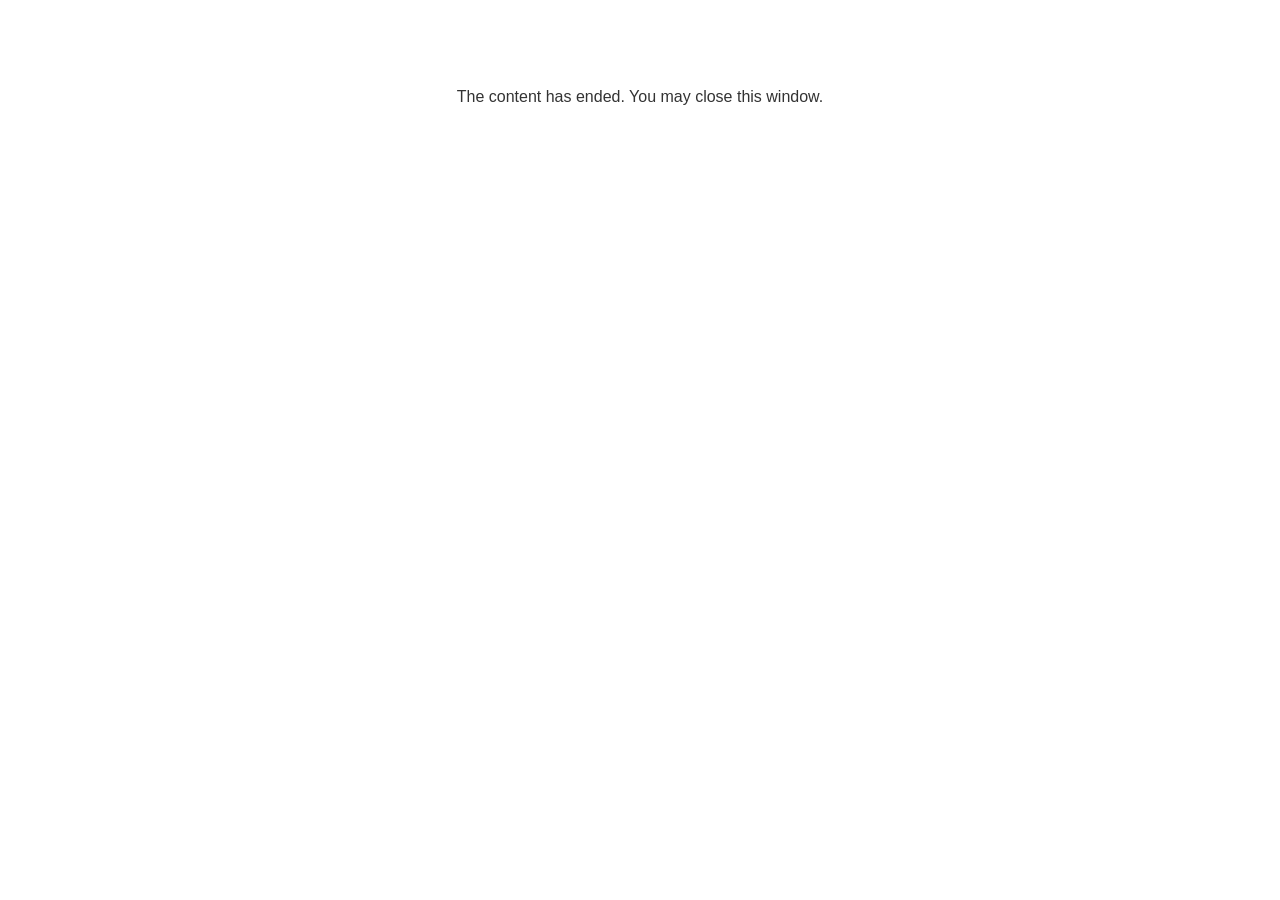
<file: assets/scorm/assess-plan-change-standard/lms/goodbye.html>
<!doctype html>
<html>
<body style="background-color: #ffffff;">

<p role="alert" style="color: #333333;font-family: Lato, articulate, tahoma, arial;font-size: medium;text-align: center;">
<br><br><br><br>
The content has ended. You may close this window.
</p>

</body>
</html>
</file>
<file: assets/css/styles.css>
:root {
  color-scheme: light;

  --navy-900: #04070f;
  --navy-800: #0b1f33;
  --navy-700: #123150;
  --navy-600: #1b4a73;
  --teal-600: #0d9488;
  --teal-500: #14b8a6;
  --teal-400: #0d9488;
  --teal-100: rgba(20, 184, 166, 0.14);
  --ice-400: #38bdf8;
  --ink: #0e2238;
  --muted: #55677c;
  --muted-strong: #2f4256;

  --surface: rgba(255, 255, 255, 0.74);
  --surface-2: rgba(255, 255, 255, 0.9);
  --surface-solid: #ffffff;

  --border: rgba(15, 42, 70, 0.14);
  --border-strong: rgba(13, 148, 136, 0.45);
  --bg: #eef4fa;

  --page-bg:
    radial-gradient(1100px 620px at 8% -8%, rgba(13, 148, 136, 0.16), transparent 62%),
    radial-gradient(900px 560px at 100% 4%, rgba(56, 189, 248, 0.14), transparent 60%),
    radial-gradient(900px 700px at 50% 120%, rgba(148, 197, 235, 0.38), transparent 65%),
    var(--bg);
  --overlay:
    radial-gradient(1200px 700px at 50% 40%, transparent 55%, rgba(120, 152, 184, 0.18) 100%),
    linear-gradient(180deg, rgba(255, 255, 255, 0.25), rgba(226, 236, 246, 0.4));

  --header-bg: rgba(255, 255, 255, 0.72);
  --header-bg-scrolled: rgba(255, 255, 255, 0.88);
  --header-shadow: 0 16px 44px -30px rgba(15, 42, 70, 0.45);
  --mobile-nav-bg: rgba(255, 255, 255, 0.97);
  --footer-bg: rgba(238, 244, 250, 0.92);

  --glass-soft: rgba(15, 42, 70, 0.05);
  --glass-soft-hover: rgba(20, 184, 166, 0.14);
  --chip-bg: rgba(15, 42, 70, 0.06);
  --chip-bg-hover: rgba(15, 42, 70, 0.12);

  --btn-light-bg: #0e2238;
  --btn-light-color: #ffffff;
  --btn-light-bg-hover: #123150;

  --heading-shadow: 0 1px 2px rgba(15, 42, 70, 0.12);
  --hero-title-grad: linear-gradient(120deg, #0b1f33 10%, #0d9488 60%, #0369a1 100%);
  --avatar-ring: rgba(255, 255, 255, 0.9);

  --hero-card-bg: linear-gradient(160deg, rgba(255, 255, 255, 0.94), rgba(226, 236, 246, 0.88));
  --section-alt-bg: linear-gradient(180deg, rgba(255, 255, 255, 0.62), rgba(226, 236, 246, 0.38));
  --thumb-bg: #dbe7f2;
  --thumb-overlay: linear-gradient(180deg, rgba(15, 42, 70, 0.02), rgba(15, 42, 70, 0.26));
  --badge-bg: rgba(255, 255, 255, 0.85);

  --contact-card-bg: linear-gradient(150deg, rgba(255, 255, 255, 0.96), rgba(224, 242, 240, 0.94) 60%, rgba(20, 184, 166, 0.2));
  --contact-text: #2f4256;
  --contact-strong: #0e2238;

  --cert-front-bg:
    radial-gradient(600px 260px at 100% 0%, rgba(20, 184, 166, 0.2), transparent 60%),
    linear-gradient(150deg, rgba(255, 255, 255, 0.98), rgba(224, 240, 240, 0.96));
  --cert-back-bg: linear-gradient(160deg, rgba(255, 255, 255, 0.98), rgba(226, 236, 246, 0.97));
  --cert-seal: #0e2238;
  --cert-issuer-mark-color: #0e2238;
  --cert-ribbon-bg: rgba(15, 42, 70, 0.06);
  --cert-toggle: #0f766e;
  --cert-toggle-hover: #0b1f33;

  --modal-overlay: rgba(206, 220, 234, 0.8);
  --modal-head-bg: rgba(255, 255, 255, 0.9);
  --modal-body-bg: #f2f6fb;

  --shadow-sm: 0 1px 2px rgba(15, 42, 70, 0.08);
  --shadow-md: 0 24px 50px -28px rgba(15, 42, 70, 0.24);
  --shadow-lg: 0 40px 90px -44px rgba(15, 42, 70, 0.3);
  --glow-teal: 0 0 40px -12px rgba(20, 184, 166, 0.4);
  --radius-sm: 10px;
  --radius: 18px;
  --radius-lg: 26px;
  --max-width: 1140px;
  --header-height: 72px;
  --font: "Inter", -apple-system, BlinkMacSystemFont, "Segoe UI", Roboto, Helvetica, Arial, sans-serif;
}

[data-theme="dark"] {
  color-scheme: dark;

  --teal-400: #2dd4bf;
  --ink: #eaf2fb;
  --muted: #9fb3c8;
  --muted-strong: #c3d3e2;

  --surface: rgba(13, 29, 48, 0.58);
  --surface-2: rgba(16, 36, 58, 0.78);
  --surface-solid: #0b1c2f;

  --border: rgba(125, 211, 252, 0.16);
  --border-strong: rgba(45, 212, 191, 0.42);
  --bg: #04070f;

  --page-bg:
    radial-gradient(1100px 620px at 8% -8%, rgba(13, 148, 136, 0.22), transparent 62%),
    radial-gradient(900px 560px at 100% 4%, rgba(56, 189, 248, 0.16), transparent 60%),
    radial-gradient(900px 700px at 50% 120%, rgba(23, 57, 92, 0.4), transparent 65%),
    var(--bg);
  --overlay:
    radial-gradient(1200px 700px at 50% 40%, transparent 55%, rgba(2, 6, 14, 0.72) 100%),
    linear-gradient(180deg, rgba(4, 7, 15, 0.35), rgba(4, 7, 15, 0.55));

  --header-bg: rgba(6, 14, 26, 0.62);
  --header-bg-scrolled: rgba(5, 11, 20, 0.78);
  --header-shadow: 0 16px 44px -30px rgba(0, 0, 0, 0.95);
  --mobile-nav-bg: rgba(5, 11, 20, 0.96);
  --footer-bg: rgba(4, 9, 17, 0.85);

  --glass-soft: rgba(226, 232, 240, 0.06);
  --glass-soft-hover: rgba(20, 184, 166, 0.16);
  --chip-bg: rgba(148, 163, 184, 0.1);
  --chip-bg-hover: rgba(148, 163, 184, 0.16);

  --btn-light-bg: rgba(255, 255, 255, 0.92);
  --btn-light-color: #04070f;
  --btn-light-bg-hover: #ffffff;

  --heading-shadow: 0 2px 30px rgba(4, 7, 15, 0.6);
  --hero-title-grad: linear-gradient(120deg, #ffffff 20%, #99f6e4 60%, #7dd3fc 100%);
  --avatar-ring: rgba(4, 7, 15, 0.9);

  --hero-card-bg: linear-gradient(160deg, rgba(16, 36, 58, 0.9), rgba(7, 18, 32, 0.82));
  --section-alt-bg: linear-gradient(180deg, rgba(9, 22, 38, 0.55), rgba(6, 14, 26, 0.35));
  --thumb-bg: #0e2238;
  --thumb-overlay: linear-gradient(180deg, rgba(4, 7, 15, 0.05), rgba(4, 7, 15, 0.55));
  --badge-bg: rgba(4, 7, 15, 0.75);

  --contact-card-bg: linear-gradient(150deg, rgba(11, 31, 51, 0.94), rgba(18, 49, 80, 0.9) 60%, rgba(13, 148, 136, 0.28));
  --contact-text: #cbd5e1;
  --contact-strong: #ffffff;

  --cert-front-bg:
    radial-gradient(600px 260px at 100% 0%, rgba(20, 184, 166, 0.24), transparent 60%),
    linear-gradient(150deg, rgba(18, 49, 80, 0.96), rgba(6, 14, 26, 0.96));
  --cert-back-bg: linear-gradient(160deg, rgba(13, 29, 48, 0.97), rgba(6, 14, 26, 0.97));
  --cert-seal: #f8fafc;
  --cert-issuer-mark-color: #ffffff;
  --cert-ribbon-bg: rgba(4, 7, 15, 0.5);
  --cert-toggle: #99f6e4;
  --cert-toggle-hover: #ffffff;

  --modal-overlay: rgba(2, 6, 14, 0.82);
  --modal-head-bg: rgba(6, 14, 26, 0.7);
  --modal-body-bg: #0a1526;

  --shadow-sm: 0 1px 2px rgba(0, 0, 0, 0.4);
  --shadow-md: 0 24px 50px -24px rgba(0, 0, 0, 0.8);
  --shadow-lg: 0 40px 90px -40px rgba(0, 0, 0, 0.9);
  --glow-teal: 0 0 40px -8px rgba(20, 184, 166, 0.55);
}

*,
*::before,
*::after {
  box-sizing: border-box;
}

html {
  scroll-behavior: smooth;
  scroll-padding-top: calc(var(--header-height) + 16px);
  -webkit-text-size-adjust: 100%;
  background: var(--page-bg);
  background-color: var(--bg);
  transition: background-color 0.3s ease;
}

body {
  position: relative;
  margin: 0;
  min-height: 100vh;
  font-family: var(--font);
  font-size: 16px;
  line-height: 1.65;
  color: var(--muted-strong);
  background: transparent;
  -webkit-font-smoothing: antialiased;
  -moz-osx-font-smoothing: grayscale;
}

body::after {
  content: "";
  position: fixed;
  inset: 0;
  z-index: -1;
  pointer-events: none;
  background: var(--overlay);
}

#bg-canvas {
  position: fixed;
  inset: 0;
  z-index: -1;
  width: 100%;
  height: 100%;
  display: block;
}

#bg-canvas.is-hidden {
  display: none;
}

[data-theme="light"] #bg-canvas {
  opacity: 0.72;
}

img {
  max-width: 100%;
  display: block;
}

a {
  color: var(--teal-400);
  text-decoration: none;
}

a:hover {
  text-decoration: underline;
}

h1,
h2,
h3 {
  color: var(--ink);
  line-height: 1.15;
  margin: 0 0 0.5em;
  letter-spacing: -0.02em;
  text-shadow: var(--heading-shadow);
}

h1 {
  font-size: clamp(2.1rem, 5vw, 3.3rem);
  font-weight: 800;
}

h2 {
  font-size: clamp(1.6rem, 3.5vw, 2.35rem);
  font-weight: 700;
}

h3 {
  font-size: 1.15rem;
  font-weight: 650;
}

p {
  margin: 0 0 1rem;
}

ul {
  margin: 0;
  padding: 0;
  list-style: none;
}

.icon {
  width: 18px;
  height: 18px;
  flex: 0 0 auto;
  fill: currentColor;
}

.container {
  width: 100%;
  max-width: var(--max-width);
  margin: 0 auto;
  padding: 0 24px;
}

.skip-link {
  position: absolute;
  left: -9999px;
  top: 0;
  z-index: 999;
  background: var(--navy-800);
  color: #fff;
  padding: 12px 18px;
  border-radius: 0 0 8px 0;
}

.skip-link:focus {
  left: 0;
}

:focus-visible {
  outline: 3px solid var(--teal-400);
  outline-offset: 3px;
  border-radius: 4px;
}

.btn {
  display: inline-flex;
  align-items: center;
  justify-content: center;
  gap: 8px;
  padding: 12px 22px;
  border-radius: 999px;
  border: 1.5px solid transparent;
  font-family: inherit;
  font-size: 0.95rem;
  font-weight: 600;
  line-height: 1;
  cursor: pointer;
  text-decoration: none;
  transition: transform 0.25s ease, background-color 0.25s ease, color 0.25s ease, border-color 0.25s ease, box-shadow 0.25s ease;
}

.btn:hover {
  text-decoration: none;
  transform: translateY(-3px);
}

.btn:disabled,
.btn[disabled],
.btn[aria-disabled="true"] {
  opacity: 0.5;
  cursor: not-allowed;
  transform: none;
  pointer-events: none;
  box-shadow: none;
}

.btn-primary {
  background: linear-gradient(135deg, var(--teal-500), var(--teal-600));
  color: #04121a;
  box-shadow: 0 14px 34px -14px rgba(20, 184, 166, 0.95), inset 0 1px 0 rgba(255, 255, 255, 0.35);
}

.btn-primary:hover {
  background: linear-gradient(135deg, var(--teal-400), var(--teal-500));
  color: #04121a;
  box-shadow: 0 20px 42px -14px rgba(45, 212, 191, 0.95), var(--glow-teal);
}

.btn-ghost {
  background: var(--glass-soft);
  color: var(--ink);
  border-color: var(--border);
  backdrop-filter: blur(8px);
  -webkit-backdrop-filter: blur(8px);
}

.btn-ghost:hover {
  border-color: var(--border-strong);
  color: var(--teal-400);
  background: var(--glass-soft-hover);
}

.btn-outline {
  background: var(--glass-soft);
  color: var(--ink);
  border-color: var(--border);
  backdrop-filter: blur(8px);
  -webkit-backdrop-filter: blur(8px);
}

.btn-outline:hover {
  border-color: var(--border-strong);
  color: var(--teal-400);
  background: var(--glass-soft-hover);
}

.btn-light {
  background: var(--btn-light-bg);
  color: var(--btn-light-color);
}

.btn-light:hover {
  background: var(--btn-light-bg-hover);
  color: var(--btn-light-color);
}

.btn-lg {
  padding: 15px 28px;
  font-size: 1rem;
}

.btn-block {
  width: 100%;
}

.btn-sm {
  padding: 10px 18px;
  font-size: 0.88rem;
}

.site-header {
  position: sticky;
  top: 0;
  z-index: 100;
  background: var(--header-bg);
  backdrop-filter: blur(18px) saturate(150%);
  -webkit-backdrop-filter: blur(18px) saturate(150%);
  border-bottom: 1px solid transparent;
  transition: border-color 0.25s ease, box-shadow 0.25s ease, background-color 0.25s ease;
}

.site-header.is-scrolled {
  border-bottom-color: var(--border);
  box-shadow: var(--header-shadow);
  background: var(--header-bg-scrolled);
}

.header-inner {
  display: flex;
  align-items: center;
  justify-content: space-between;
  min-height: var(--header-height);
  gap: 16px;
}

.brand {
  display: inline-flex;
  align-items: center;
  gap: 12px;
  color: var(--ink);
  font-weight: 700;
  text-decoration: none;
}

.brand:hover {
  text-decoration: none;
}

.brand-mark {
  display: grid;
  place-items: center;
  width: 40px;
  height: 40px;
  border-radius: 12px;
  background: linear-gradient(145deg, var(--navy-700), var(--navy-900));
  color: var(--teal-400);
  font-size: 0.9rem;
  font-weight: 800;
  letter-spacing: 0.02em;
  border: 1px solid var(--border-strong);
  box-shadow: var(--glow-teal), inset 0 1px 0 rgba(255, 255, 255, 0.12);
  transform-style: preserve-3d;
  transition: transform 0.35s ease;
}

.brand:hover .brand-mark {
  transform: rotateY(18deg) rotateX(-8deg) translateZ(6px);
}

.brand-text {
  font-size: 1rem;
}

.primary-nav {
  display: flex;
  align-items: center;
  gap: 28px;
}

.primary-nav ul {
  display: flex;
  align-items: center;
  gap: 26px;
}

.primary-nav ul a {
  color: var(--muted);
  font-size: 0.92rem;
  font-weight: 550;
  text-decoration: none;
  position: relative;
  padding: 6px 0;
}

.primary-nav ul a::after {
  content: "";
  position: absolute;
  left: 0;
  right: 0;
  bottom: 0;
  height: 2px;
  background: linear-gradient(90deg, var(--teal-500), var(--ice-400));
  border-radius: 2px;
  transform: scaleX(0);
  transform-origin: left;
  transition: transform 0.22s ease;
  box-shadow: 0 0 12px rgba(20, 184, 166, 0.8);
}

.primary-nav ul a:hover {
  color: var(--ink);
  text-decoration: none;
}

.primary-nav ul a:hover::after,
.primary-nav ul a.is-active::after {
  transform: scaleX(1);
}

.primary-nav ul a.is-active {
  color: var(--ink);
}

.nav-cta {
  position: relative;
  padding: 11px 24px;
  font-size: 0.9rem;
  font-weight: 700;
  letter-spacing: 0.01em;
  box-shadow: 0 12px 28px -14px rgba(20, 184, 166, 0.9), inset 0 1px 0 rgba(255, 255, 255, 0.35);
  transition: transform 0.25s ease, box-shadow 0.25s ease, filter 0.25s ease;
}

.nav-cta:hover {
  transform: translateY(-1px);
  filter: brightness(1.05);
  box-shadow: 0 16px 34px -14px rgba(20, 184, 166, 1), inset 0 1px 0 rgba(255, 255, 255, 0.45);
}

.nav-cta:focus-visible {
  outline: 2px solid var(--teal-400);
  outline-offset: 3px;
}

.theme-toggle {
  position: relative;
  display: inline-grid;
  place-items: center;
  width: 42px;
  height: 42px;
  padding: 0;
  border-radius: 50%;
  border: 1px solid var(--border);
  background: var(--glass-soft);
  color: var(--ink);
  cursor: pointer;
  transition: transform 0.25s ease, border-color 0.25s ease, background-color 0.25s ease, color 0.25s ease;
}

.theme-toggle:hover {
  transform: translateY(-1px);
  border-color: var(--border-strong);
  color: var(--teal-400);
  background: var(--glass-soft-hover);
}

.theme-toggle:focus-visible {
  outline: 2px solid var(--teal-400);
  outline-offset: 3px;
}

.theme-toggle .theme-icon {
  grid-area: 1 / 1;
  width: 19px;
  height: 19px;
  transition: opacity 0.25s ease, transform 0.35s ease;
}

.theme-toggle .theme-icon-sun {
  opacity: 0;
  transform: rotate(-90deg) scale(0.6);
}

[data-theme="dark"] .theme-toggle .theme-icon-sun {
  opacity: 1;
  transform: none;
}

[data-theme="dark"] .theme-toggle .theme-icon-moon {
  opacity: 0;
  transform: rotate(90deg) scale(0.6);
}

.nav-toggle {
  display: none;
  flex-direction: column;
  justify-content: center;
  gap: 5px;
  width: 44px;
  height: 44px;
  padding: 0 10px;
  background: var(--glass-soft);
  border: 1px solid var(--border);
  border-radius: 10px;
  cursor: pointer;
}

.nav-toggle-bar {
  display: block;
  width: 100%;
  height: 2px;
  background: var(--ink);
  border-radius: 2px;
  transition: transform 0.25s ease, opacity 0.2s ease;
}

.nav-toggle[aria-expanded="true"] .nav-toggle-bar:nth-child(1) {
  transform: translateY(7px) rotate(45deg);
}

.nav-toggle[aria-expanded="true"] .nav-toggle-bar:nth-child(2) {
  opacity: 0;
}

.nav-toggle[aria-expanded="true"] .nav-toggle-bar:nth-child(3) {
  transform: translateY(-7px) rotate(-45deg);
}

.hero {
  position: relative;
  padding: 72px 0 92px;
  overflow: hidden;
}

.hero-grid {
  display: grid;
  grid-template-columns: 1.55fr 1fr;
  gap: 56px;
  align-items: center;
  perspective: 1400px;
}

.eyebrow {
  display: inline-flex;
  align-items: center;
  gap: 8px;
  margin: 0 0 16px;
  padding: 6px 14px;
  border-radius: 999px;
  color: var(--teal-400);
  background: rgba(20, 184, 166, 0.1);
  border: 1px solid rgba(20, 184, 166, 0.28);
  font-size: 0.74rem;
  font-weight: 700;
  letter-spacing: 0.16em;
  text-transform: uppercase;
  box-shadow: inset 0 0 20px -8px rgba(20, 184, 166, 0.7);
}

.eyebrow-light {
  color: var(--teal-400);
}

.hero h1 {
  margin-bottom: 0.25em;
  background: var(--hero-title-grad);
  -webkit-background-clip: text;
  background-clip: text;
  -webkit-text-fill-color: transparent;
}

.hero-headline {
  max-width: 620px;
  color: var(--muted-strong);
  font-size: 1.06rem;
  font-weight: 500;
}

.hero-location {
  display: flex;
  align-items: center;
  gap: 8px;
  color: var(--muted);
  font-size: 0.95rem;
}

.hero-actions {
  display: flex;
  flex-wrap: wrap;
  gap: 14px;
  margin: 26px 0 40px;
}

.hero-stats {
  display: grid;
  grid-template-columns: repeat(3, minmax(0, 1fr));
  gap: 20px;
  padding-top: 28px;
  border-top: 1px solid var(--border);
}

.hero-stats li {
  display: flex;
  flex-direction: column;
  gap: 2px;
}

.hero-stats strong {
  color: var(--teal-400);
  font-size: 1.6rem;
  font-weight: 800;
  letter-spacing: -0.02em;
  text-shadow: 0 0 24px rgba(20, 184, 166, 0.6);
}

.hero-stats span {
  color: var(--muted);
  font-size: 0.82rem;
  line-height: 1.35;
}

.hero-card {
  position: relative;
  background: var(--hero-card-bg);
  border: 1px solid var(--border);
  border-radius: var(--radius-lg);
  padding: 34px 32px;
  text-align: center;
  box-shadow: var(--shadow-lg), var(--glow-teal);
  backdrop-filter: blur(20px) saturate(140%);
  -webkit-backdrop-filter: blur(20px) saturate(140%);
  transform-style: preserve-3d;
}

.hero-card::before {
  content: "";
  position: absolute;
  inset: 0;
  border-radius: inherit;
  background: radial-gradient(220px 180px at var(--glare-x, 50%) var(--glare-y, 0%), rgba(125, 211, 252, 0.22), transparent 70%);
  opacity: 0;
  transition: opacity 0.3s ease;
  pointer-events: none;
}

.hero-card.is-tilting::before {
  opacity: 1;
}

.avatar {
  display: grid;
  place-items: center;
  width: 132px;
  height: 132px;
  margin: 0 auto 20px;
  border-radius: 50%;
  overflow: hidden;
  background: linear-gradient(140deg, var(--navy-700), var(--navy-600));
  color: #fff;
  font-size: 2rem;
  font-weight: 800;
  letter-spacing: 0.04em;
  box-shadow: 0 0 0 4px var(--avatar-ring), 0 0 0 6px rgba(20, 184, 166, 0.5), 0 22px 50px -18px rgba(20, 184, 166, 0.8);
  transform: translateZ(50px);
  transform-style: preserve-3d;
}

.avatar img {
  width: 100%;
  height: 100%;
  object-fit: cover;
  object-position: 50% 18%;
}

.hero-card h2 {
  margin-bottom: 4px;
  font-size: 1.35rem;
  transform: translateZ(34px);
}

.hero-card-role {
  color: var(--teal-400);
  font-size: 0.9rem;
  font-weight: 600;
  transform: translateZ(26px);
}

.hero-card-list {
  display: grid;
  gap: 10px;
  margin: 24px 0 28px;
  text-align: left;
  transform: translateZ(18px);
}

.hero-card-list li {
  position: relative;
  padding-left: 26px;
  color: var(--muted-strong);
  font-size: 0.92rem;
}

.hero-card-list li::before {
  content: "";
  position: absolute;
  left: 0;
  top: 0.52em;
  width: 10px;
  height: 10px;
  border-radius: 50%;
  background: var(--teal-400);
  box-shadow: 0 0 0 4px rgba(20, 184, 166, 0.16), 0 0 14px rgba(20, 184, 166, 0.9);
}

.btn-block {
  transform: translateZ(24px);
}

.section {
  position: relative;
  padding: 92px 0;
}

.section-alt {
  background: var(--section-alt-bg);
  border-top: 1px solid var(--border);
  border-bottom: 1px solid var(--border);
  backdrop-filter: blur(6px);
  -webkit-backdrop-filter: blur(6px);
}

.section-head {
  max-width: 700px;
  margin-bottom: 54px;
}

.section-head h2 {
  margin-bottom: 0.4em;
}

.section-lead {
  color: var(--muted);
  font-size: 1.05rem;
  margin: 0;
}

.about-grid {
  display: grid;
  grid-template-columns: repeat(2, minmax(0, 1fr));
  gap: 22px;
  perspective: 1400px;
}

.about-card {
  position: relative;
  background: var(--surface);
  border: 1px solid var(--border);
  border-radius: var(--radius);
  padding: 30px 30px 26px;
  box-shadow: var(--shadow-md);
  backdrop-filter: blur(16px) saturate(140%);
  -webkit-backdrop-filter: blur(16px) saturate(140%);
  transform-style: preserve-3d;
  overflow: hidden;
}

.about-card::after {
  content: "";
  position: absolute;
  inset: 0;
  border-radius: inherit;
  background: radial-gradient(260px 200px at var(--glare-x, 50%) var(--glare-y, 0%), rgba(45, 212, 191, 0.2), transparent 70%);
  opacity: 0;
  transition: opacity 0.3s ease;
  pointer-events: none;
}

.about-card.is-tilting::after {
  opacity: 1;
}

.about-index {
  display: inline-block;
  margin-bottom: 14px;
  color: var(--teal-400);
  font-size: 0.78rem;
  font-weight: 800;
  letter-spacing: 0.14em;
  transform: translateZ(30px);
}

.about-card h3 {
  margin-bottom: 0.5em;
  transform: translateZ(24px);
}

.about-card p {
  margin: 0;
  color: var(--muted);
  font-size: 0.96rem;
  transform: translateZ(14px);
}

.work-grid {
  display: grid;
  grid-template-columns: repeat(auto-fit, minmax(280px, 340px));
  justify-content: center;
  gap: 24px;
  perspective: 1400px;
}

.work-card {
  display: flex;
  flex-direction: column;
  background: var(--surface);
  border: 1px solid var(--border);
  border-radius: var(--radius);
  overflow: hidden;
  box-shadow: var(--shadow-md);
  backdrop-filter: blur(16px) saturate(140%);
  -webkit-backdrop-filter: blur(16px) saturate(140%);
  transform-style: preserve-3d;
}

.work-thumb {
  position: relative;
  aspect-ratio: 16 / 10;
  background: var(--thumb-bg);
  border-bottom: 1px solid var(--border);
  overflow: hidden;
  transform: translateZ(20px);
}

.work-thumb::after {
  content: "";
  position: absolute;
  inset: 0;
  background: var(--thumb-overlay);
}

.work-thumb img {
  width: 100%;
  height: 100%;
  object-fit: cover;
  transition: transform 0.5s ease;
}

.work-card:hover .work-thumb img {
  transform: scale(1.06);
}

.work-badge {
  position: absolute;
  z-index: 2;
  top: 12px;
  right: 12px;
  padding: 4px 10px;
  border-radius: 999px;
  background: var(--badge-bg);
  border: 1px solid rgba(45, 212, 191, 0.5);
  color: var(--teal-400);
  font-size: 0.68rem;
  font-weight: 700;
  letter-spacing: 0.08em;
  text-transform: uppercase;
  box-shadow: 0 0 18px -4px rgba(20, 184, 166, 0.8);
}

.work-body {
  display: flex;
  flex-direction: column;
  gap: 10px;
  padding: 24px 24px 22px;
  flex: 1;
  transform: translateZ(28px);
}

.work-body h3 {
  margin: 0;
  font-size: 1.08rem;
}

.work-body p {
  margin: 0;
  color: var(--muted);
  font-size: 0.92rem;
}

.tag-list {
  display: flex;
  flex-wrap: wrap;
  gap: 8px;
  margin-top: auto;
  padding-top: 8px;
}

.tag-list li {
  padding: 5px 11px;
  border-radius: 999px;
  background: var(--chip-bg);
  border: 1px solid var(--border);
  color: var(--muted-strong);
  font-size: 0.74rem;
  font-weight: 600;
}

.resume-layout {
  display: grid;
  grid-template-columns: 1.7fr 1fr;
  gap: 44px;
  align-items: start;
}

.timeline {
  position: relative;
  display: grid;
  gap: 26px;
  padding-left: 48px;
  border-left: 2px solid rgba(45, 212, 191, 0.22);
}

.timeline-item {
  position: relative;
}

.timeline-index {
  position: absolute;
  left: -64px;
  top: 22px;
  z-index: 1;
  display: grid;
  place-items: center;
  width: 32px;
  height: 32px;
  border-radius: 50%;
  font-size: 0.72rem;
  font-weight: 700;
  letter-spacing: 0.02em;
  color: #ffffff;
  background: linear-gradient(135deg, var(--teal-500), var(--navy-600));
  box-shadow: 0 0 0 4px rgba(20, 184, 166, 0.16), 0 10px 22px -8px rgba(20, 184, 166, 0.85);
}

.timeline-card {
  background: var(--surface);
  border: 1px solid var(--border);
  border-radius: var(--radius);
  padding: 24px 26px 26px;
  box-shadow: var(--shadow-md);
  backdrop-filter: blur(16px) saturate(140%);
  -webkit-backdrop-filter: blur(16px) saturate(140%);
  transition: transform 0.3s ease, border-color 0.3s ease, box-shadow 0.3s ease;
}

.timeline-card:hover {
  transform: translateY(-4px);
  border-color: var(--border-strong);
  box-shadow: var(--shadow-lg);
}

.timeline-head {
  display: flex;
  flex-wrap: wrap;
  align-items: baseline;
  justify-content: space-between;
  gap: 8px 16px;
}

.timeline-head h3 {
  margin: 0;
  font-size: 1.22rem;
}

.timeline-date {
  color: var(--muted);
  font-size: 0.83rem;
  font-weight: 600;
  white-space: nowrap;
  padding: 5px 13px;
  border-radius: 999px;
  background: var(--chip-bg);
  border: 1px solid var(--border);
}

.timeline-meta {
  margin: 6px 0 16px;
  color: var(--teal-400);
  font-size: 0.88rem;
  font-weight: 600;
}

.timeline-metrics {
  display: flex;
  flex-wrap: wrap;
  gap: 8px;
  margin: 0 0 18px;
  padding: 0;
}

.timeline-metrics li {
  display: inline-flex;
  align-items: center;
  gap: 6px;
  padding: 7px 13px;
  border-radius: 12px;
  background: var(--teal-100);
  border: 1px solid var(--border-strong);
  color: var(--muted-strong);
  font-size: 0.8rem;
  font-weight: 600;
}

.timeline-metrics li strong {
  color: var(--teal-400);
  font-weight: 750;
}

.timeline-list {
  display: grid;
  gap: 11px;
}

.timeline-list li {
  position: relative;
  padding-left: 24px;
  color: var(--muted);
  font-size: 0.94rem;
  line-height: 1.62;
}

.timeline-list li::before {
  content: "";
  position: absolute;
  left: 3px;
  top: 0.62em;
  width: 7px;
  height: 7px;
  border-radius: 50%;
  background: var(--teal-500);
  box-shadow: 0 0 0 3px rgba(20, 184, 166, 0.14);
}

.timeline-note {
  margin: 0;
  color: var(--muted);
  font-size: 0.94rem;
  line-height: 1.62;
  padding: 14px 16px;
  border-radius: 12px;
  background: var(--glass-soft);
  border: 1px solid var(--border);
}

.resume-side {
  display: grid;
  gap: 20px;
}

.side-card {
  background: var(--surface);
  border: 1px solid var(--border);
  border-radius: var(--radius);
  padding: 24px;
  box-shadow: var(--shadow-md);
  backdrop-filter: blur(16px) saturate(140%);
  -webkit-backdrop-filter: blur(16px) saturate(140%);
}

.side-card h3 {
  margin-bottom: 14px;
  font-size: 0.82rem;
  font-weight: 700;
  letter-spacing: 0.12em;
  text-transform: uppercase;
  color: var(--teal-400);
}

.side-title {
  margin: 0 0 2px;
  color: var(--ink);
  font-weight: 650;
  font-size: 0.98rem;
}

.side-meta {
  margin: 0 0 2px;
  color: var(--muted);
  font-size: 0.9rem;
}

.side-date {
  margin: 0;
  color: var(--muted);
  font-size: 0.85rem;
  font-weight: 600;
}

.side-cred {
  margin: 6px 0 0;
  color: var(--muted);
  font-size: 0.8rem;
  word-break: break-word;
}

.chip-list {
  display: flex;
  flex-wrap: wrap;
  gap: 8px;
}

.chip-list li {
  padding: 6px 12px;
  border-radius: 999px;
  background: var(--chip-bg);
  border: 1px solid var(--border);
  color: var(--muted-strong);
  font-size: 0.78rem;
  font-weight: 600;
  transition: transform 0.25s ease, border-color 0.25s ease, color 0.25s ease;
}

.chip-list li:hover {
  transform: translateY(-2px);
  border-color: var(--border-strong);
  color: var(--teal-400);
}

.section-contact {
  padding: 92px 0 100px;
}

.contact-card {
  position: relative;
  background: var(--contact-card-bg);
  border: 1px solid var(--border-strong);
  border-radius: var(--radius-lg);
  padding: 66px 48px;
  text-align: center;
  color: var(--contact-text);
  box-shadow: var(--shadow-lg), var(--glow-teal);
  overflow: hidden;
  backdrop-filter: blur(18px);
  -webkit-backdrop-filter: blur(18px);
}

.contact-card::after {
  content: "";
  position: absolute;
  inset: auto -80px -140px auto;
  width: 360px;
  height: 360px;
  border-radius: 50%;
  background: radial-gradient(circle, rgba(20, 184, 166, 0.35), transparent 70%);
  pointer-events: none;
}

.contact-card h2 {
  color: var(--contact-strong);
  margin-bottom: 0.35em;
}

.contact-lead {
  max-width: 560px;
  margin: 0 auto 32px;
  color: var(--contact-text);
  font-size: 1.02rem;
}

.contact-actions {
  display: flex;
  flex-wrap: wrap;
  justify-content: center;
  gap: 14px;
  margin-bottom: 36px;
}

.contact-phone-toggle.is-revealed {
  border-color: var(--border-strong);
  color: var(--teal-400);
}

.contact-phone-toggle #phone-text {
  letter-spacing: 0.01em;
  font-variant-numeric: tabular-nums;
}

.contact-list {
  display: flex;
  flex-wrap: wrap;
  justify-content: center;
  gap: 14px 34px;
}

.contact-list li {
  display: flex;
  align-items: center;
  gap: 9px;
  color: var(--contact-text);
  font-size: 0.92rem;
}

.contact-list a {
  color: var(--contact-text);
}

.contact-list a:hover {
  color: var(--contact-strong);
}

.contact-list .icon {
  color: var(--teal-400);
}

/* Certifications */
.section-certs {
  overflow: hidden;
}

.cert-grid {
  display: grid;
  grid-template-columns: repeat(3, minmax(0, 1fr));
  gap: 24px;
  align-items: stretch;
}

.cert-card {
  position: relative;
  perspective: 1600px;
  -webkit-perspective: 1600px;
  min-height: 320px;
}

.cert-flip {
  position: relative;
  display: grid;
  height: 100%;
  min-height: 320px;
  transform-style: preserve-3d;
  -webkit-transform-style: preserve-3d;
  transition: transform 0.7s cubic-bezier(0.22, 1, 0.36, 1);
}

.cert-card.is-flipped .cert-flip {
  transform: rotateY(180deg);
  -webkit-transform: rotateY(180deg);
}

.cert-face {
  grid-area: 1 / 1;
  position: relative;
  display: flex;
  flex-direction: column;
  height: 100%;
  border-radius: var(--radius);
  border: 1px solid var(--border);
  overflow: hidden;
  box-shadow: var(--shadow-md);
  -webkit-backface-visibility: hidden;
  backface-visibility: hidden;
}

.cert-front {
  position: relative;
  justify-content: space-between;
  gap: 14px;
  padding: 26px 24px 22px;
  text-align: center;
  transform: rotateY(0deg);
  -webkit-transform: rotateY(0deg);
  background: var(--cert-front-bg);
}

.cert-front::before {
  content: "";
  position: absolute;
  inset: 16px;
  border: 1px solid rgba(45, 212, 191, 0.3);
  border-radius: 14px;
  pointer-events: none;
}

.cert-front::after {
  content: "";
  position: absolute;
  right: -50px;
  bottom: -70px;
  width: 200px;
  height: 200px;
  border-radius: 50%;
  background: radial-gradient(circle, rgba(20, 184, 166, 0.42), transparent 70%);
  pointer-events: none;
}

.cert-front .cert-issuer {
  position: relative;
  z-index: 1;
  align-self: center;
}

.cert-front .cert-seal {
  position: relative;
  z-index: 1;
  align-self: center;
  margin: auto 0;
  max-width: 22ch;
  font-size: 1.32rem;
}

.cert-front-foot {
  position: relative;
  z-index: 1;
  display: flex;
  flex-direction: column;
  align-items: center;
  gap: 12px;
}

.cert-issuer {
  display: inline-flex;
  align-items: center;
  gap: 9px;
  font-size: 0.72rem;
  font-weight: 800;
  letter-spacing: 0.16em;
  text-transform: uppercase;
  color: var(--teal-400);
}

.cert-issuer-mark {
  display: grid;
  place-items: center;
  width: 30px;
  height: 30px;
  border-radius: 9px;
  background: rgba(20, 184, 166, 0.14);
  border: 1px solid rgba(45, 212, 191, 0.4);
  font-size: 0.72rem;
  font-weight: 800;
  color: var(--cert-issuer-mark-color);
}

.cert-seal {
  color: var(--cert-seal);
  font-size: 1.12rem;
  font-weight: 750;
  line-height: 1.3;
  letter-spacing: -0.01em;
}

.cert-ribbon {
  display: inline-flex;
  align-items: center;
  gap: 6px;
  align-self: center;
  padding: 5px 12px;
  border-radius: 999px;
  background: var(--cert-ribbon-bg);
  border: 1px solid rgba(45, 212, 191, 0.4);
  color: var(--teal-400);
  font-size: 0.7rem;
  font-weight: 700;
  letter-spacing: 0.06em;
}

.cert-flip-toggle,
.cert-flip-back {
  display: inline-flex;
  align-items: center;
  justify-content: center;
  gap: 7px;
  align-self: center;
  padding: 7px 15px;
  border-radius: 999px;
  font-size: 0.76rem;
  font-weight: 700;
  letter-spacing: 0.04em;
  cursor: pointer;
  transition: background 0.2s ease, border-color 0.2s ease, color 0.2s ease;
}

.cert-flip-toggle {
  border: 1px solid rgba(45, 212, 191, 0.35);
  background: rgba(20, 184, 166, 0.1);
  color: var(--cert-toggle);
}

.cert-flip-toggle:hover {
  border-color: rgba(45, 212, 191, 0.6);
  background: rgba(20, 184, 166, 0.2);
  color: var(--cert-toggle-hover);
}

.cert-flip-back {
  align-self: flex-start;
  border: 1px solid var(--border);
  background: var(--chip-bg);
  color: var(--muted-strong);
}

.cert-flip-back:hover {
  border-color: var(--border-strong);
  background: var(--chip-bg-hover);
  color: var(--ink);
}

.cert-flip-toggle:focus-visible,
.cert-flip-back:focus-visible {
  outline: 2px solid var(--teal-400);
  outline-offset: 2px;
}

.cert-flip-toggle .icon,
.cert-flip-back .icon {
  width: 15px;
  height: 15px;
  opacity: 0.9;
}

.cert-back {
  transform: rotateY(180deg);
  -webkit-transform: rotateY(180deg);
  gap: 10px;
  padding: 24px;
  pointer-events: none;
  background: var(--cert-back-bg);
}

.cert-card.is-flipped .cert-back {
  pointer-events: auto;
}

.cert-card.is-flipped .cert-front {
  pointer-events: none;
}

.cert-back h3 {
  margin: 0;
  font-size: 1.1rem;
}

.cert-meta {
  margin: 0;
  color: var(--muted);
  font-size: 0.9rem;
}

.cert-cred {
  margin: 0;
  padding: 8px 12px;
  border-radius: 10px;
  background: var(--chip-bg);
  border: 1px solid var(--border);
  color: var(--muted-strong);
  font-size: 0.78rem;
  word-break: break-word;
}

.cert-cred strong {
  color: var(--teal-400);
  font-weight: 700;
}

.cert-skills {
  display: flex;
  flex-wrap: wrap;
  gap: 7px;
  margin: 2px 0 0;
}

.cert-skills li {
  padding: 4px 10px;
  border-radius: 999px;
  background: rgba(20, 184, 166, 0.1);
  border: 1px solid rgba(45, 212, 191, 0.25);
  color: var(--muted-strong);
  font-size: 0.72rem;
  font-weight: 600;
}

.cert-actions {
  display: flex;
  flex-wrap: wrap;
  gap: 10px;
  margin-top: auto;
  padding-top: 18px;
}

.cert-modal {
  position: fixed;
  inset: 0;
  z-index: 200;
  display: grid;
  place-items: center;
  padding: 24px;
  background: var(--modal-overlay);
  backdrop-filter: blur(10px);
  -webkit-backdrop-filter: blur(10px);
  opacity: 0;
  visibility: hidden;
  transition: opacity 0.25s ease, visibility 0.25s ease;
}

.cert-modal.is-open {
  opacity: 1;
  visibility: visible;
}

.cert-modal-panel {
  width: min(960px, 100%);
  height: min(86vh, 760px);
  display: flex;
  flex-direction: column;
  background: var(--surface-solid);
  border: 1px solid var(--border-strong);
  border-radius: var(--radius);
  overflow: hidden;
  box-shadow: var(--shadow-lg), var(--glow-teal);
  transform: translateY(16px) scale(0.98);
  transition: transform 0.3s ease;
}

.cert-modal.is-open .cert-modal-panel {
  transform: none;
}

.cert-modal-head {
  display: flex;
  align-items: center;
  gap: 12px;
  padding: 14px 18px;
  border-bottom: 1px solid var(--border);
  background: var(--modal-head-bg);
}

.cert-modal-head h3 {
  margin: 0;
  font-size: 0.98rem;
}

.cert-modal-head .cert-modal-actions {
  margin-left: auto;
  display: flex;
  gap: 10px;
}

.cert-modal-close {
  display: grid;
  place-items: center;
  width: 38px;
  height: 38px;
  border-radius: 10px;
  border: 1px solid var(--border);
  background: var(--glass-soft);
  color: var(--ink);
  font-size: 1.1rem;
  line-height: 1;
  cursor: pointer;
}

.cert-modal-close:hover {
  border-color: var(--border-strong);
  color: var(--teal-400);
}

.cert-modal-body {
  flex: 1;
  background: var(--modal-body-bg);
}

.cert-modal-body iframe {
  width: 100%;
  height: 100%;
  border: 0;
}

.site-footer {
  position: relative;
  background: var(--footer-bg);
  border-top: 1px solid var(--border);
  color: var(--muted);
  padding: 30px 0;
}

.footer-inner {
  display: flex;
  flex-wrap: wrap;
  align-items: center;
  justify-content: space-between;
  gap: 14px;
}

.footer-inner p {
  margin: 0;
  font-size: 0.85rem;
}

.footer-nav {
  display: flex;
  flex-wrap: wrap;
  gap: 22px;
}

.footer-nav a {
  color: var(--muted);
  font-size: 0.85rem;
}

.footer-nav a:hover {
  color: var(--ink);
}

[data-reveal] {
  opacity: 0;
  translate: 0 30px;
  rotate: 1 0 0 8deg;
  transform-origin: center top;
  transition: opacity 0.7s cubic-bezier(0.22, 1, 0.36, 1), translate 0.7s cubic-bezier(0.22, 1, 0.36, 1), rotate 0.7s cubic-bezier(0.22, 1, 0.36, 1);
}

[data-reveal].is-visible {
  opacity: 1;
  translate: 0 0;
  rotate: none;
}

[data-tilt] {
  transform: perspective(1000px) rotateX(var(--tilt-x, 0deg)) rotateY(var(--tilt-y, 0deg));
  transition: transform 0.4s cubic-bezier(0.22, 1, 0.36, 1), box-shadow 0.4s ease, border-color 0.4s ease;
  will-change: transform;
}

[data-reveal][data-tilt] {
  rotate: none;
  transition: opacity 0.7s cubic-bezier(0.22, 1, 0.36, 1), translate 0.7s cubic-bezier(0.22, 1, 0.36, 1), transform 0.4s cubic-bezier(0.22, 1, 0.36, 1), box-shadow 0.4s ease, border-color 0.4s ease;
}

[data-tilt]:hover {
  border-color: var(--border-strong);
  box-shadow: var(--shadow-lg), var(--glow-teal);
}

[data-tilt].is-tilting {
  transition: opacity 0.7s cubic-bezier(0.22, 1, 0.36, 1), translate 0.7s cubic-bezier(0.22, 1, 0.36, 1), transform 0.08s linear, box-shadow 0.4s ease, border-color 0.4s ease;
}

@media (prefers-reduced-motion: reduce) {
  html {
    scroll-behavior: auto;
  }

  [data-reveal],
  [data-tilt] {
    opacity: 1;
    translate: none;
    rotate: none;
    transform: none;
    transition: none;
  }

  .btn:hover,
  .about-card:hover,
  .work-card:hover,
  .hero-card:hover {
    transform: none;
  }

  #bg-canvas {
    opacity: 0.5;
  }

  .cert-flip {
    transition: none;
  }
}

@media (min-width: 901px) and (max-width: 1080px) {
  .cert-grid {
    gap: 18px;
  }

  .cert-front {
    padding: 22px 18px 18px;
  }

  .cert-seal {
    font-size: 1.12rem;
  }

  .cert-issuer {
    font-size: 0.64rem;
    letter-spacing: 0.1em;
    gap: 7px;
  }

  .cert-issuer-mark {
    width: 26px;
    height: 26px;
  }
}

@media (max-width: 900px) {
  .cert-grid {
    grid-template-columns: 1fr;
  }
}

@media (max-width: 1024px) {
  .hero-grid {
    grid-template-columns: 1fr;
    gap: 44px;
  }

  .hero-card {
    max-width: 480px;
  }

  .resume-layout {
    grid-template-columns: 1fr;
    gap: 40px;
  }
}

@media (max-width: 820px) {
  .nav-toggle {
    display: flex;
  }

  .primary-nav {
    position: absolute;
    top: var(--header-height);
    left: 0;
    right: 0;
    flex-direction: column;
    align-items: stretch;
    gap: 6px;
    padding: 16px 24px 24px;
    background: var(--mobile-nav-bg);
    border-bottom: 1px solid var(--border);
    box-shadow: var(--shadow-lg);
    transform: translateY(-12px);
    opacity: 0;
    visibility: hidden;
    transition: transform 0.25s ease, opacity 0.25s ease, visibility 0.25s ease;
  }

  .primary-nav.is-open {
    transform: translateY(0);
    opacity: 1;
    visibility: visible;
  }

  .primary-nav ul {
    flex-direction: column;
    align-items: stretch;
    gap: 2px;
  }

  .primary-nav ul a {
    display: block;
    padding: 12px 4px;
    border-bottom: 1px solid var(--border);
    font-size: 0.98rem;
  }

  .primary-nav ul a::after {
    display: none;
  }

  .nav-cta {
    margin-top: 14px;
    padding: 14px 20px;
  }

  .theme-toggle {
    align-self: center;
    margin-top: 12px;
  }

  .header-inner {
    position: relative;
  }

  .cert-grid {
    grid-template-columns: 1fr;
  }
}

@media (max-width: 640px) {
  .section {
    padding: 66px 0;
  }

  .hero {
    padding: 52px 0 66px;
  }

  .hero-stats {
    grid-template-columns: 1fr;
    gap: 14px;
  }

  .hero-stats li {
    flex-direction: row;
    align-items: baseline;
    gap: 10px;
  }

  .about-grid {
    grid-template-columns: 1fr;
  }

  .contact-card {
    padding: 46px 24px;
  }

  .contact-actions .btn {
    width: 100%;
  }

  .timeline {
    padding-left: 38px;
  }

  .timeline-index {
    left: -52px;
    width: 28px;
    height: 28px;
    font-size: 0.66rem;
  }

  .timeline-card {
    padding: 20px 18px 22px;
  }

  .timeline-metrics li {
    font-size: 0.76rem;
  }

  .cert-actions .btn {
    width: 100%;
  }
}
</file>
<file: assets/css/storyboard.css>
/* XR Storyboard viewer - built to sit alongside the SCORM course player */

.storyboard-page {
  min-height: 100vh;
  display: flex;
  flex-direction: column;
  background: var(--bg);
}

.storyboard-page [hidden] {
  display: none !important;
}

/* ---- top bar (mirrors player-bar) ---------------------------------------- */
.sb-bar {
  position: sticky;
  top: 0;
  z-index: 50;
  background: rgba(255, 255, 255, 0.92);
  backdrop-filter: blur(12px);
  -webkit-backdrop-filter: blur(12px);
  border-bottom: 1px solid var(--border);
}

[data-theme="dark"] .sb-bar {
  background: rgba(6, 14, 26, 0.85);
}

.sb-bar-inner {
  display: flex;
  align-items: center;
  gap: 20px;
  min-height: var(--header-height);
}

.sb-back {
  display: inline-flex;
  align-items: center;
  gap: 6px;
  color: var(--muted-strong);
  font-size: 0.9rem;
  font-weight: 600;
  white-space: nowrap;
}

.sb-back:hover {
  color: var(--ink);
  text-decoration: none;
}

.sb-back .icon {
  width: 20px;
  height: 20px;
}

.sb-heading {
  flex: 1;
  min-width: 0;
}

.sb-heading h1 {
  margin: 0;
  font-size: 1.05rem;
  font-weight: 700;
  white-space: nowrap;
  overflow: hidden;
  text-overflow: ellipsis;
}

.sb-sub {
  margin: 0;
  color: var(--muted);
  font-size: 0.8rem;
}

.sb-status {
  display: inline-flex;
  align-items: center;
  gap: 7px;
  padding: 6px 14px;
  border-radius: 999px;
  background: var(--teal-100);
  color: var(--teal-600);
  font-size: 0.78rem;
  font-weight: 700;
  white-space: nowrap;
}

.sb-status::before {
  content: "";
  width: 8px;
  height: 8px;
  border-radius: 50%;
  background: currentColor;
}

/* ---- layout -------------------------------------------------------------- */
.sb-main {
  flex: 1;
  padding: 32px 0 64px;
}

.sb-container {
  display: grid;
  grid-template-columns: minmax(0, 1fr) 300px;
  gap: 28px;
  align-items: start;
}

.sb-stage {
  background: var(--surface);
  border: 1px solid var(--border);
  border-radius: var(--radius-lg);
  box-shadow: var(--shadow-md);
  backdrop-filter: blur(16px) saturate(140%);
  -webkit-backdrop-filter: blur(16px) saturate(140%);
  overflow: hidden;
}

/* ---- toolbar ------------------------------------------------------------- */
.sb-toolbar {
  display: flex;
  flex-wrap: wrap;
  align-items: center;
  justify-content: space-between;
  gap: 12px;
  padding: 14px 20px;
  border-bottom: 1px solid var(--border);
  background: var(--surface-2);
}

.sb-toolbar-meta {
  display: flex;
  align-items: center;
  gap: 12px;
  flex-wrap: wrap;
}

.sb-badge {
  padding: 5px 11px;
  border-radius: 999px;
  background: var(--navy-900);
  color: #fff;
  font-size: 0.66rem;
  font-weight: 700;
  letter-spacing: 0.09em;
  text-transform: uppercase;
}

.sb-toolbar-tool {
  color: var(--muted);
  font-size: 0.85rem;
  font-weight: 600;
}

.sb-toolbar-actions {
  display: flex;
  align-items: center;
  gap: 10px;
  flex-wrap: wrap;
}

.sb-seg {
  display: inline-flex;
  padding: 3px;
  border-radius: 999px;
  background: var(--chip-bg);
  border: 1px solid var(--border);
}

.sb-seg button {
  border: 0;
  background: transparent;
  color: var(--muted-strong);
  font: inherit;
  font-size: 0.78rem;
  font-weight: 700;
  padding: 6px 14px;
  border-radius: 999px;
  cursor: pointer;
}

.sb-seg button.is-active {
  background: var(--surface-solid);
  color: var(--teal-600);
  box-shadow: var(--shadow-sm);
}

/* ---- filmstrip ----------------------------------------------------------- */
.sb-filmstrip {
  display: flex;
  gap: 10px;
  overflow-x: auto;
  padding: 14px 20px;
  border-bottom: 1px solid var(--border);
  scrollbar-width: thin;
}

.sb-film {
  flex: 0 0 auto;
  width: 168px;
  text-align: left;
  border: 1px solid var(--border);
  border-radius: 12px;
  background: var(--surface-2);
  padding: 10px 12px;
  cursor: pointer;
  color: inherit;
  font: inherit;
  transition: transform 0.2s ease, border-color 0.2s ease, box-shadow 0.2s ease;
}

.sb-film:hover {
  transform: translateY(-2px);
  border-color: var(--border-strong);
}

.sb-film.is-active {
  border-color: var(--teal-400);
  box-shadow: 0 0 0 2px var(--teal-100);
}

.sb-film-num {
  display: inline-block;
  font-size: 0.72rem;
  font-weight: 800;
  color: var(--teal-600);
  letter-spacing: 0.08em;
}

.sb-film-title {
  display: block;
  margin-top: 4px;
  font-size: 0.8rem;
  font-weight: 600;
  color: var(--ink);
  line-height: 1.25;
  display: -webkit-box;
  -webkit-line-clamp: 2;
  -webkit-box-orient: vertical;
  overflow: hidden;
}

/* ---- viewport ------------------------------------------------------------ */
.sb-viewport {
  position: relative;
  background: #050b16;
}

.sb-view {
  position: relative;
}

.sb-scene {
  position: relative;
  aspect-ratio: 16 / 9;
  overflow: hidden;
  background:
    radial-gradient(120% 90% at 30% 8%, rgba(56, 189, 248, 0.16), transparent 60%),
    radial-gradient(120% 90% at 78% 100%, rgba(20, 184, 166, 0.14), transparent 62%),
    linear-gradient(160deg, #071426, #04090f 70%);
}

.sb-scene svg.sb-base {
  position: absolute;
  inset: 0;
  width: 100%;
  height: 100%;
}

.sb-markers {
  position: absolute;
  inset: 0;
}

.sb-marker {
  position: absolute;
  transform: translate(-50%, -50%);
  display: none;
}

.sb-marker.is-on {
  display: block;
}

.sb-dot {
  display: block;
  position: relative;
  width: 16px;
  height: 16px;
  border-radius: 50%;
  border: 2px solid #fbbf24;
  background: rgba(251, 191, 36, 0.28);
  box-shadow: 0 0 0 4px rgba(251, 191, 36, 0.14);
}

.sb-dot::after {
  content: "";
  position: absolute;
  inset: -8px;
  border-radius: 50%;
  border: 2px solid rgba(251, 191, 36, 0.55);
  animation: sb-pulse 1.8s ease-out infinite;
}

@keyframes sb-pulse {
  0% { transform: scale(0.6); opacity: 0.9; }
  100% { transform: scale(1.5); opacity: 0; }
}

.sb-marker-label {
  position: absolute;
  left: 20px;
  top: -10px;
  white-space: nowrap;
  padding: 3px 9px;
  border-radius: 6px;
  background: rgba(4, 10, 20, 0.82);
  border: 1px solid rgba(251, 191, 36, 0.5);
  color: #fde68a;
  font-size: 0.66rem;
  font-weight: 700;
  letter-spacing: 0.05em;
  text-transform: uppercase;
}

.sb-marker.is-left .sb-marker-label {
  left: auto;
  right: 20px;
}

/* HUD chrome */
.sb-corner {
  position: absolute;
  width: 26px;
  height: 26px;
  border: 2px solid rgba(56, 189, 248, 0.6);
  pointer-events: none;
}

.sb-corner.tl { top: 16px; left: 16px; border-right: 0; border-bottom: 0; }
.sb-corner.tr { top: 16px; right: 16px; border-left: 0; border-bottom: 0; }
.sb-corner.bl { bottom: 16px; left: 16px; border-right: 0; border-top: 0; }
.sb-corner.br { bottom: 16px; right: 16px; border-left: 0; border-top: 0; }

.sb-frame-tag {
  position: absolute;
  top: 18px;
  left: 54px;
  display: inline-flex;
  align-items: center;
  gap: 8px;
  font-size: 0.7rem;
  font-weight: 800;
  letter-spacing: 0.12em;
  text-transform: uppercase;
  color: #7dd3fc;
}

.sb-frame-tag .sb-rec {
  width: 9px;
  height: 9px;
  border-radius: 50%;
  background: #f43f5e;
  box-shadow: 0 0 10px #f43f5e;
}

.sb-reticle {
  position: absolute;
  top: 50%;
  left: 50%;
  width: 46px;
  height: 46px;
  transform: translate(-50%, -50%);
  border: 1px solid rgba(125, 211, 252, 0.5);
  border-radius: 50%;
  pointer-events: none;
}

.sb-reticle::before,
.sb-reticle::after {
  content: "";
  position: absolute;
  background: rgba(125, 211, 252, 0.5);
}

.sb-reticle::before { top: 50%; left: -8px; right: -8px; height: 1px; }
.sb-reticle::after { left: 50%; top: -8px; bottom: -8px; width: 1px; }

.sb-viewport-nav {
  position: absolute;
  inset: auto 0 0 0;
  display: flex;
  align-items: center;
  justify-content: space-between;
  gap: 12px;
  padding: 14px 18px;
  background: linear-gradient(180deg, transparent, rgba(3, 8, 16, 0.86));
}

.sb-now {
  color: #cbe6fb;
  font-size: 0.82rem;
  font-weight: 600;
  min-width: 0;
}

.sb-now strong {
  color: #fff;
}

.sb-nav-btns {
  display: flex;
  gap: 8px;
}

.sb-icon-btn {
  width: 36px;
  height: 36px;
  display: grid;
  place-items: center;
  border-radius: 10px;
  border: 1px solid rgba(125, 211, 252, 0.35);
  background: rgba(8, 20, 36, 0.7);
  color: #cbe6fb;
  cursor: pointer;
}

.sb-icon-btn:hover {
  background: rgba(20, 184, 166, 0.22);
  border-color: rgba(45, 212, 191, 0.6);
}

.sb-icon-btn:disabled {
  opacity: 0.35;
  cursor: not-allowed;
}

.sb-icon-btn svg {
  width: 18px;
  height: 18px;
  fill: currentColor;
}

/* deck image view */
.sb-deck {
  position: relative;
  aspect-ratio: 16 / 9;
  background: #050b16;
  display: none;
}

.sb-viewport[data-view="deck"] .sb-scene { display: none; }
.sb-viewport[data-view="deck"] .sb-deck { display: block; }

.sb-deck img {
  width: 100%;
  height: 100%;
  object-fit: contain;
  display: block;
}

/* ---- shot direction (storyboard caption) --------------------------------- */
.sb-direction {
  display: grid;
  grid-template-columns: 260px minmax(0, 1fr);
  gap: 20px;
  padding: 18px 20px;
  border-top: 1px solid var(--border);
  background: var(--surface-solid);
}

.sb-slate {
  display: flex;
  gap: 14px;
  align-items: flex-start;
  padding-right: 18px;
  border-right: 1px dashed var(--border);
}

.sb-slate-num {
  flex: 0 0 auto;
  width: 46px;
  height: 46px;
  display: grid;
  place-items: center;
  border-radius: 12px;
  background: var(--navy-900);
  color: #fff;
  font-size: 1.3rem;
  font-weight: 800;
  font-variant-numeric: tabular-nums;
}

.sb-slate-info {
  display: flex;
  flex-direction: column;
  gap: 3px;
  min-width: 0;
}

.sb-slate-tag {
  font-size: 0.64rem;
  font-weight: 800;
  letter-spacing: 0.12em;
  text-transform: uppercase;
  color: var(--teal-600);
}

.sb-slate-title {
  font-size: 0.9rem;
  font-weight: 700;
  color: var(--ink);
  line-height: 1.25;
}

.sb-slate-pos {
  font-size: 0.74rem;
  color: var(--muted);
  line-height: 1.35;
}

.sb-beat {
  display: grid;
  gap: 9px;
  align-content: start;
}

.sb-beat-line {
  display: grid;
  grid-template-columns: 74px minmax(0, 1fr);
  gap: 12px;
  margin: 0;
  align-items: baseline;
}

.sb-beat-k {
  font-size: 0.66rem;
  font-weight: 800;
  letter-spacing: 0.1em;
  text-transform: uppercase;
  color: var(--muted);
  padding-top: 2px;
}

.sb-beat-t {
  font-size: 0.88rem;
  line-height: 1.45;
  color: var(--muted-strong);
}

.sb-beat-prompt .sb-beat-k { color: var(--teal-600); }

.sb-beat-prompt .sb-beat-t {
  color: var(--ink);
  font-weight: 600;
}

.sb-beat-action .sb-beat-k { color: var(--navy-600); }

.sb-beat-safety .sb-beat-k { color: #b45309; }

.sb-direction .sb-beat-safety .sb-beat-t {
  color: #b45309;
}

[data-theme="dark"] .sb-beat-safety .sb-beat-t,
[data-theme="dark"] .sb-beat-safety .sb-beat-k {
  color: #fbbf24;
}

.sb-step {
  display: inline-grid;
  place-items: center;
  width: 15px;
  height: 15px;
  margin-right: 5px;
  border-radius: 50%;
  background: #fbbf24;
  color: #3b2400;
  font-size: 0.62rem;
  font-weight: 800;
  vertical-align: middle;
}

/* ---- build panel --------------------------------------------------------- */
.sb-build {
  border-top: 1px solid var(--border);
  padding: 18px 20px 22px;
  background: var(--surface-2);
}

.sb-build-head {
  display: flex;
  flex-wrap: wrap;
  align-items: center;
  justify-content: space-between;
  gap: 12px;
  margin-bottom: 14px;
}

.sb-build-title {
  font-size: 0.78rem;
  font-weight: 800;
  letter-spacing: 0.1em;
  text-transform: uppercase;
  color: var(--muted);
}

.sb-progress {
  display: flex;
  align-items: center;
  gap: 10px;
}

.sb-dots {
  display: flex;
  gap: 4px;
}

.sb-dots span {
  width: 9px;
  height: 9px;
  border-radius: 3px;
  background: var(--chip-bg);
  border: 1px solid var(--border);
}

.sb-dots span.is-on {
  background: var(--teal-500);
  border-color: var(--teal-500);
}

.sb-count {
  font-size: 0.76rem;
  font-weight: 700;
  color: var(--muted-strong);
  font-variant-numeric: tabular-nums;
}

.sb-fields {
  display: grid;
  grid-template-columns: 1fr 1fr;
  gap: 10px;
}

.sb-field {
  border: 1px dashed var(--border);
  border-radius: 12px;
  padding: 11px 13px;
  background: var(--surface-solid);
  opacity: 0.18;
  transform: translateY(8px);
  transition: opacity 0.35s ease, transform 0.35s ease, border-color 0.35s ease, box-shadow 0.35s ease;
}

.sb-field.is-on {
  opacity: 1;
  transform: none;
  border-style: solid;
  border-color: var(--border);
  box-shadow: var(--shadow-sm);
}

.sb-field-label {
  display: block;
  font-size: 0.68rem;
  font-weight: 800;
  letter-spacing: 0.06em;
  text-transform: uppercase;
  color: var(--teal-600);
  margin-bottom: 3px;
}

.sb-field-value {
  font-size: 0.84rem;
  line-height: 1.4;
  color: var(--muted-strong);
}

/* ---- aside --------------------------------------------------------------- */
.sb-info {
  position: sticky;
  top: calc(var(--header-height) + 20px);
  display: grid;
  gap: 18px;
}

.sb-card {
  background: var(--surface);
  border: 1px solid var(--border);
  border-radius: var(--radius);
  padding: 22px;
  box-shadow: var(--shadow-sm);
  backdrop-filter: blur(16px) saturate(140%);
  -webkit-backdrop-filter: blur(16px) saturate(140%);
}

.sb-card h2 {
  margin: 0 0 16px;
  font-size: 0.8rem;
  font-weight: 700;
  letter-spacing: 0.12em;
  text-transform: uppercase;
  color: var(--muted);
}

.sb-info-list {
  display: grid;
  gap: 13px;
  margin: 0;
}

.sb-info-list dt {
  color: var(--muted);
  font-size: 0.76rem;
  font-weight: 600;
}

.sb-info-list dd {
  margin: 2px 0 0;
  color: var(--ink);
  font-size: 0.9rem;
  font-weight: 600;
}

.sb-schema {
  display: flex;
  flex-wrap: wrap;
  gap: 6px;
  margin-top: 10px;
  padding: 0;
  list-style: none;
}

.sb-schema li {
  display: inline-flex;
  align-items: center;
  gap: 5px;
  padding: 4px 9px;
  border-radius: 999px;
  background: var(--chip-bg);
  border: 1px solid var(--border);
  color: var(--muted-strong);
  font-size: 0.68rem;
  font-weight: 600;
}

.sb-schema li b {
  color: var(--teal-600);
}

.sb-disclosure {
  border-left: 3px solid var(--teal-500);
  padding: 12px 14px;
  border-radius: 10px;
  background: var(--teal-100);
  color: var(--muted-strong);
  font-size: 0.82rem;
  line-height: 1.5;
}

.sb-card .btn {
  width: 100%;
  justify-content: center;
}

.sb-note {
  margin: 14px 0 0;
  padding-top: 14px;
  border-top: 1px solid var(--border);
  color: var(--muted);
  font-size: 0.78rem;
}

.sb-kbd {
  display: inline-block;
  padding: 1px 6px;
  border-radius: 5px;
  background: var(--chip-bg);
  border: 1px solid var(--border);
  font-family: "SFMono-Regular", Menlo, Consolas, monospace;
  font-size: 0.72rem;
  color: var(--muted-strong);
}

.sb-loading {
  padding: 60px 20px;
  text-align: center;
  color: var(--muted);
}

/* ---- responsive ---------------------------------------------------------- */
@media (max-width: 960px) {
  .sb-container {
    grid-template-columns: 1fr;
  }

  .sb-info {
    position: static;
    grid-template-columns: repeat(auto-fit, minmax(240px, 1fr));
  }

  .sb-direction {
    grid-template-columns: 1fr;
    gap: 14px;
  }

  .sb-slate {
    padding-right: 0;
    padding-bottom: 14px;
    border-right: 0;
    border-bottom: 1px dashed var(--border);
  }
}

@media (max-width: 600px) {
  .sb-fields {
    grid-template-columns: 1fr;
  }

  .sb-bar-inner {
    flex-wrap: wrap;
    gap: 10px;
    padding-top: 10px;
    padding-bottom: 10px;
  }

  .sb-heading {
    flex-basis: 100%;
    order: 3;
  }

  .sb-heading h1 {
    white-space: normal;
  }

  .sb-reticle,
  .sb-marker-label {
    display: none;
  }
}
</file>
<file: assets/scorm/assess-plan-change-standard/html5/data/css/output.min.css>
@font-face {
  font-family: 'LatoBold Charset1_ Bold79A2265E';
  src: url('[data-uri]');
  font-style: normal;
  font-weight: bold;
}
@font-face {
  font-family: 'Lato Charset1_ 6BAlZCGSC37B7761';
  src: url('[data-uri]');
  font-style: normal;
  font-weight: normal;
}
@font-face {
  font-family: 'Sanofi SansBold ChaBoldA9C476F6';
  src: url('[data-uri]');
  font-style: normal;
  font-weight: bold;
}
@font-face {
  font-family: 'Sanofi SerifBold ChBoldD39BDBE6';
  src: url('[data-uri]');
  font-style: normal;
  font-weight: bold;
}
@font-face {
  font-family: 'Sanofi Sans Charset1_ 68617E015';
  src: url('[data-uri]');
  font-style: normal;
  font-weight: normal;
}
@font-face {
  font-family: 'Sanofi SansBoldItItalicC42CEBFA';
  src: url('[data-uri]');
  font-style: normal;
  font-weight: bold;
}
@font-face {
  font-family: 'Sanofi SerifItaliItalic0686E55F';
  src: url('[data-uri]');
  font-style: normal;
  font-weight: normal;
}
@font-face {
  font-family: 'Sanofi Serif Charset1_ E331E3E1';
  src: url('[data-uri]');
  font-style: normal;
  font-weight: normal;
}
@font-face {
  font-family: 'Sanofi Serif LighItalic3240A2B1';
  src: url('[data-uri]');
  font-style: normal;
  font-weight: normal;
}
@font-face {
  font-family: 'Sanofi SerifBoldIItalicCC4F4B92';
  src: url('[data-uri]');
  font-style: normal;
  font-weight: bold;
}
@font-face {
  font-family: 'Wingdings Charset1_ 6DX5099579B';
  src: url('[data-uri]');
  font-style: normal;
  font-weight: normal;
}
@font-face {
  font-family: 'Sanofi SansItalicItalic58AACA22';
  src: url('[data-uri]');
  font-style: normal;
  font-weight: normal;
}
@font-face {
  font-family: 'Arial Charset1_ 6AUKdWHB5C70FEF';
  src: url('[data-uri]');
  font-style: normal;
  font-weight: normal;
}
@font-face {
  font-family: 'Sanofi Sans Charset0_v75DECFCED';
  src: url('[data-uri]');
  font-style: normal;
  font-weight: normal;
}
@font-face {
  font-family: 'Sanofi SansBold ChaBoldD73F46FF';
  src: url('[data-uri]');
  font-style: normal;
  font-weight: bold;
}
@font-face {
  font-family: 'Sanofi Serif Charset0_v7A810294';
  src: url('[data-uri]');
  font-style: normal;
  font-weight: normal;
}
@font-face {
  font-family: 'Sanofi SerifBold ChBold3623406F';
  src: url('[data-uri]');
  font-style: normal;
  font-weight: bold;
}
@font-face {
  font-family: 'Sanofi SansBoldItItalic0D8D63BF';
  src: url('[data-uri]');
  font-style: normal;
  font-weight: bold;
}
@font-face {
  font-family: 'Sanofi SerifItaliItalic5E716E6D';
  src: url('[data-uri]');
  font-style: normal;
  font-weight: normal;
}
@font-face {
  font-family: 'Sanofi Serif LighItalic81CEA47E';
  src: url('[data-uri]');
  font-style: normal;
  font-weight: normal;
}
@font-face {
  font-family: 'Sanofi SerifBoldIItalic80499E0D';
  src: url('[data-uri]');
  font-style: normal;
  font-weight: bold;
}
@font-face {
  font-family: 'Wingdings Charset0_v8sYB58B7A1D';
  src: url('[data-uri]');
  font-style: normal;
  font-weight: normal;
}
@font-face {
  font-family: 'Sanofi SansItalicItalicFFB5448C';
  src: url('[data-uri]');
  font-style: normal;
  font-weight: normal;
}
@font-face {
  font-family: 'Arial Charset0_v8wz5YMo9EE9FF07';
  src: url('[data-uri]');
  font-style: normal;
  font-weight: normal;
}
@font-face {
  font-family: 'ArialBold Charset0_Bold3D70FAD3';
  src: url('[data-uri]');
  font-style: normal;
  font-weight: bold;
}
@font-face {
  font-family: 'Verdana Charset0_v2mMO99D07F5D4';
  src: url('[data-uri]');
  font-style: normal;
  font-weight: normal;
}
.cs-HTML {
  background: rgba(255, 255, 255, 1);
}
.cs-pnxanbnsnfns10111000101 .cs-infopanel  {
  box-shadow: 0 1px 0 rgba(0, 0, 0, 0);
  background: rgba(255, 255, 255, 1);
}
.cs-pnxanbnsnfns10111000101 .cs-infopanel .cs-link {
  color: rgba(88, 88, 88, 1);
}
.cs-pnxanbnsnfns10111000101 .cs-infopanel .cs-link:hover {
  color: rgba(255, 255, 255, 1);
}
.cs-pnxanbnsnfns10111000101 .cs-infopanel .cs-name {
  color: rgba(68, 68, 68, 1);
}
.cs-pnxanbnsnfns10111000101 .cs-infopanel .cs-title {
  color: rgba(153, 153, 153, 1);
}
.cs-pnxanbnsnfns10111000101 .cs-infopanelpopup  {
  box-shadow: 0 1px 0 rgba(0, 0, 0, 0);
  background: rgba(0, 0, 0, 0);
}
.cs-pnxanbnsnfns10111000101 .cs-infopanelpopup .cs-link {
  color: rgba(255, 0, 0, 1);
}
.cs-pnxanbnsnfns10111000101 .cs-infopanelpopup .cs-link:hover {
  color: rgba(255, 255, 255, 1);
}
.cs-pnxanbnsnfns10111000101 .cs-infopanelpopup .cs-name {
  color: rgba(255, 255, 255, 1);
}
.cs-pnxanbnsnfns10111000101 .cs-infopanelpopup .cs-bio {
  color: rgba(88, 88, 88, 1);
}
.cs-pnxanbnsnfns10111000101 .cs-timer  {
  color: rgba(88, 88, 88, 1);
}
.cs-pnxanbnsnfns10111000101 .cs-duration stop:first-child {
  stop-color: rgba(220, 220, 220, 1);
}
.cs-pnxanbnsnfns10111000101 .cs-duration stop:last-child {
  stop-color: rgba(220, 220, 220, 1);
}
.cs-pnxanbnsnfns10111000101 .cs-elapsed stop:first-child {
  stop-color: rgba(254, 227, 71, 1);
}
.cs-pnxanbnsnfns10111000101 .cs-elapsed stop:last-child {
  stop-color: rgba(254, 227, 71, 1);
}
.cs-pnxanbnsnfns10111000101 .cs-timer .cs-pie .cs-innerstroke {
  stroke: rgba(199, 199, 199, 1);
}
.cs-pnxanbnsnfns10111000101 .cs-timer .cs-pie .cs-innerborder {
  stroke: rgba(255, 255, 255, 1);
}
.cs-pnxanbnsnfns10111000101 .cs-window  {
  box-shadow: 0 8px 5px rgba(0, 0, 0, 0.2);
  border-color: rgba(49, 99, 0, 1);
  background: rgba(250, 250, 250, 1);
  color: rgba(70, 70, 70, 1);
}
.cs-pnxanbnsnfns10111000101 .cs-window .cs-diva {
  border-color: rgba(0, 0, 0, 0);
}
.cs-pnxanbnsnfns10111000101 .cs-window .cs-divb {
  border-color: rgba(0, 0, 0, 0);
}
.cs-pnxanbnsnfns10111000101 .cs-editor .cs-editor-slide {
  color: rgba(255, 255, 255, 1);
}
.cs-pnxanbnsnfns10111000101 .cs-editor .cs-editor-html {
  color: rgba(70, 70, 70, 1);
}
.cs-pnxanbnsnfns10111000101 .cs-editor .cs-editor-button {
  text-shadow: 0 1px 0 rgba(0, 0, 0, 0);
  color: rgba(255, 255, 255, 1);
  border-color: rgba(33, 68, 0, 1);
  background: rgba(60, 124, 0, 1);
}
.cs-pnxanbnsnfns10111000101 .cs-editor .cs-editor-button:hover {
  background: rgba(66, 142, 0, 1);
}
.cs-pnxanbnsnfns10111000101 .cs-editor .cs-editor-button:active {
  background: rgba(46, 93, 0, 1);
}
.cs-pnxanbnsnfns10111000101 .cs-listitem  {
  color: rgba(70, 70, 70, 1);
  border-color: none;
  border: 1px solid transparent;
}
.cs-pnxanbnsnfns10111000101 .cs-listitem:hover {
  background: rgba(0, 0, 0, 0.05);
  border-color: rgba(142, 143, 142, 1) !important;
  border-width: 1px;
  border-radius: 2px;
  border-style: solid;
  box-sizing: border-box;
}
.cs-pnxanbnsnfns10111000101 .cs-listitem.hover {
  background: rgba(0, 0, 0, 0.05);
  border-color: rgba(142, 143, 142, 1) !important;
  border-width: 1px;
  border-radius: 2px;
  border-style: solid;
  box-sizing: border-box;
}
.cs-pnxanbnsnfns10111000101 .cs-glossary  {
  color: rgba(70, 70, 70, 1);
}
.cs-pnxanbnsnfns10111000101 .cs-glossary .cs-scrolling-panel {
  background: rgba(0, 0, 0, 0);
}
.cs-pnxanbnsnfns10111000101 .cs-glossary .cs-term.cs-selected .cs-choice-list-trigger {
  color: rgba(255, 255, 255, 1);
  background: rgba(255, 255, 255, 1);
}
.cs-pnxanbnsnfns10111000101 .cs-glossary .cs-term.cs-selected .cs-choice-list-trigger:focus {
  color: rgba(255, 255, 255, 1);
  background: rgba(255, 255, 255, 1);
}
.cs-pnxanbnsnfns10111000101 .cs-glossary .cs-term:hover .cs-choice-list-trigger {
  background: rgba(70, 70, 70, 1);
}
.cs-pnxanbnsnfns10111000101 .cs-glossary .cs-term.hover .cs-choice-list-trigger {
  background: rgba(70, 70, 70, 1);
}
.cs-pnxanbnsnfns10111000101 .cs-glossary .cs-term .cs-choice-list-trigger:focus {
  background: rgba(70, 70, 70, 1);
}
.cs-pnxanbnsnfns10111000101 .cs-glossary .cs-diva {
  border-color: rgba(0, 0, 0, 0);
}
.cs-pnxanbnsnfns10111000101 .cs-glossary .cs-divb {
  border-color: rgba(0, 0, 0, 0);
}
.cs-pnxanbnsnfns10111000101 .cs-glossary .cs-divc {
  border-color: rgba(0, 0, 0, 0);
}
.cs-pnxanbnsnfns10111000101 .cs-glossary .cs-heading {
  color: rgba(44, 47, 48, 1);
  font-weight: 700;
}
.note-content p span {
  color: rgba(70, 70, 70, 1);
  line-height: 1.4em;
  font-size: 103.769%;
}
.cs-pnxanbnsnfns10111000101 .cs-resource .cs-separator {
  border-color: rgba(0, 0, 0, 0);
}
.cs-pnxanbnsnfns10111000101 .cs-outline  {
  color: rgba(45, 45, 45, 1);
}
.cs-pnxanbnsnfns10111000101 .cs-outline .cs-diva {
  border-color: rgba(0, 0, 0, 0);
}
.cs-pnxanbnsnfns10111000101 .cs-outline .cs-divb {
  border-color: rgba(0, 0, 0, 0);
}
.cs-pnxanbnsnfns10111000101 .cs-outline .cs-divc {
  border-color: rgba(0, 0, 0, 0);
}
.cs-pnxanbnsnfns10111000101 .cs-outline .cs-search-filter:hover {
  color: rgba(0, 0, 0, 0);
}
.cs-pnxanbnsnfns10111000101 .cs-outline .cs-search-filter.hover {
  color: rgba(0, 0, 0, 0);
}
.cs-pnxanbnsnfns10111000101 .cs-transcript  {
  color: rgba(255, 255, 255, 1);
}
.cs-pnxanbnsnfns10111000101 .cs-transcript .cs-div {
  border-color: rgba(0, 0, 0, 0);
}
.cs-pnxanbnsnfns10111000101 .cs-tabs:not(.topmenu-item) {
  color: rgba(39, 43, 44, 1);
}
.cs-pnxanbnsnfns10111000101 .cs-tabs .cs-inner-button:not(.topmenu-item) {
  text-shadow: 0 1px 0 rgba(0, 0, 0, 0);
}
.cs-pnxanbnsnfns10111000101 .cs-tabs:hover:not(.topmenu-item) {
  color: rgba(39, 43, 44, 1);
}
.cs-pnxanbnsnfns10111000101 .cs-tabs.cs-selected {
  background: rgba(0, 0, 0, 0);
  color: rgba(39, 43, 44, 1);
}
.cs-pnxanbnsnfns10111000101 .cs-seekcontrol  {
  background: rgba(0, 0, 0, 0);
  border-color: rgba(0, 0, 0, 0);
}
.cs-pnxanbnsnfns10111000101 .cs-seekcontrol .cs-button:hover .cs-icon {
  fill: rgba(255, 255, 255, 1);
}
.cs-pnxanbnsnfns10111000101 .cs-seekcontrol .cs-button.hover .cs-icon {
  fill: rgba(255, 255, 255, 1);
}
.cs-pnxanbnsnfns10111000101 .cs-seekcontrol .cs-button .cs-icon-shadow {
  fill: rgba(0, 0, 0, 0);
}
.cs-pnxanbnsnfns10111000101 .cs-seekcontrol .cs-button .cs-icon {
  fill: rgba(140, 140, 140, 1);
}
.cs-pnxanbnsnfns10111000101 .cs-seekcontrol .cs-seek .cs-fill {
  background: rgba(255, 255, 255, 0.6);
}
.cs-pnxanbnsnfns10111000101 .cs-seekcontrol .cs-seek {
  background: rgba(142, 143, 142, 1);
  border-color: rgba(0, 0, 0, 0);
}
.cs-pnxanbnsnfns10111000101 .cs-searchinput .cs-input {
  color: rgba(70, 70, 70, 1);
  border-color: rgba(0, 0, 0, 0);
  background: rgba(0, 0, 0, 0.05);
}
.cs-pnxanbnsnfns10111000101 .cs-searchinput .cs-input:focus {
  color: rgba(44, 47, 48, 1);
  background: rgba(41, 41, 41, 1);
}
.cs-pnxanbnsnfns10111000101 .cs-searchinput .cs-input:hover {
  box-shadow: inset 0 0 1px 0 rgba(69, 126, 19, 0);
}
.cs-pnxanbnsnfns10111000101 .cs-searchinput .cs-input.hover {
  box-shadow: inset 0 0 1px 0 rgba(69, 126, 19, 0);
}
.cs-pnxanbnsnfns10111000101 .cs-searchinput .cs-button .cs-icon {
  fill: rgba(88, 88, 88, 1);
}
.cs-pnxanbnsnfns10111000101 .cs-searchinput .cs-button:hover {
  fill: rgba(63, 133, 0, 1);
}
.cs-pnxanbnsnfns10111000101 .cs-searchinput .cs-button.hover {
  fill: rgba(63, 133, 0, 1);
}
.cs-pnxanbnsnfns10111000101 .cs-menu  {
  box-shadow: 0 1px 0 rgba(0, 0, 0, 0);
  background: rgba(250, 250, 250, 1);
}
.cs-pnxanbnsnfns10111000101 .cs-topmenu-item.active .cs-tab {
  background: rgba(250, 250, 250, 1);
}
.cs-pnxanbnsnfns10111000101 .cs-logo  {
  box-shadow: 0 1px 0 rgba(37, 75, 0, 1);
  background: rgba(255, 255, 255, 0);
}
.cs-pnxanbnsnfns10111000101 .cs-checkbox  {
  color: rgba(255, 255, 255, 1);
}
.cs-pnxanbnsnfns10111000101 .cs-checkbox:hover {
  border-color: rgba(175, 221, 130, 1);
}
.cs-pnxanbnsnfns10111000101 .cs-checkbox.hover {
  border-color: rgba(175, 221, 130, 1);
}
.cs-pnxanbnsnfns10111000101 .cs-checkbox .cs-box {
  color: rgba(255, 255, 255, 1);
  border-color: rgba(42, 83, 0, 1);
}
.cs-pnxanbnsnfns10111000101 .cs-checkbox .cs-box:checked::after {
  color: rgba(43, 196, 0, 1);
}
.cs-pnxanbnsnfns10111000101 .cs-button  {
  text-shadow: 0 1px 0 rgba(0, 0, 0, 0);
  color: rgba(88, 88, 88, 1);
  border-color: rgba(0, 0, 0, 0);
  background: rgba(0, 0, 0, 0);
  box-shadow: 0 1px 0 rgba(0, 0, 0, 0);
}
.cs-pnxanbnsnfns10111000101 .cs-button .cs-icon {
  fill: rgba(88, 88, 88, 1);
}
.cs-pnxanbnsnfns10111000101 .cs-button .cs-icon-shadow {
  fill: rgba(0, 0, 0, 0);
}
.cs-pnxanbnsnfns10111000101 .cs-button:hover {
  background: rgba(39, 43, 44, 1);
}
.cs-pnxanbnsnfns10111000101 .cs-button.hover {
  background: rgba(39, 43, 44, 1);
}
.cs-pnxanbnsnfns10111000101 .cs-button:active {
  background: rgba(0, 0, 0, 0);
}
.cs-pnxanbnsnfns10111000101 .cs-button.cs-disabled:hover {
  background: rgba(0, 0, 0, 0);
}
.cs-pnxanbnsnfns10111000101 .cs-button.cs-disabled.hover {
  background: rgba(0, 0, 0, 0);
}
.cs-pnxanbnsnfns10111000101 .cs-button.cs-disabled:active {
  background: rgba(0, 0, 0, 0);
}
.cs-pnxanbnsnfns10111000101 .cs-button.cs-volume:hover {
  background: rgba(0, 0, 0, 0);
}
.cs-pnxanbnsnfns10111000101 .cs-button.cs-volume.hover {
  background: rgba(0, 0, 0, 0);
}
.cs-pnxanbnsnfns10111000101 .cs-button.cs-volume:active {
  background: rgba(0, 0, 0, 0);
}
.cs-pnxanbnsnfns10111000101.cs-base  {
  color: rgba(88, 88, 88, 1);
  border-color: rgba(255, 255, 255, 0);
  background: rgba(255, 255, 255, 1);
}
.cs-pnxanbnsnfns10111000101.cs-base .cs-separator .cs-diva {
  background: rgba(250, 250, 250, 1);
}
.cs-pnxanbnsnfns10111000101.cs-base .cs-separator .cs-divb {
  background: rgba(0, 0, 0, 0);
}
.cs-pnxanbnsnfns10111000101.cs-base .cs-topmenu-item.active .cs-tab {
  border-color: rgba(250, 250, 250, 1);
}
.cs-pnxanbnsnfns10111000101.cs-base .cs-topmenu-item.active .cs-panel {
  border-color: rgba(250, 250, 250, 1);
}
.cs-pnxanbnsnfns10111000101.cs-base .cs-left {
  background: rgba(250, 250, 250, 1);
}
.cs-pnxanbnsnfns10111000101.cs-base .cs-area-primary .cs-slide-container {
  background: rgba(255, 255, 255, 1);
}
.cs-pnxanbnsnfns10111000101.cs-base.cs-custom-theme .cs-brandhighlight-bg {
  background: rgba(122, 0, 230, 1) !important;
}
.cs-pnxanbnsnfns10111000101.cs-base.cs-custom-theme .cs-brandhighlight-secondary-bg {
  background: rgba(122, 0, 230, 1) !important;
}
.cs-pnxanbnsnfns10111000101.cs-base.cs-custom-theme .cs-brandhighlight-border {
  border-color: rgba(122, 0, 230, 1) !important;
}
.cs-pnxanbnsnfns10111000101.cs-base.cs-custom-theme .cs-brandhighlight-text {
  color: rgba(122, 0, 230, 1) !important;
}
.cs-pnxanbnsnfns10111000101.cs-base.cs-custom-theme .cs-brandhighlight-fill {
  fill: rgba(122, 0, 230, 1) !important;
}
.cs-pnxanbnsnfns10111000101.cs-base.cs-custom-theme .cs-listitem.cs-selected {
  background-color: rgba(0, 0, 0, 0.05) !important;
}
.cs-pnxanbnsnfns10111000101 .cs-volume::-moz-range-thumb {
  border-color: rgba(43, 85, 0, 1);
  box-shadow: inset 0 0 1px 0 rgba(43, 85, 0, 1);
  background: rgba(255, 255, 255, 1);
}
.cs-pnxanbnsnfns10111000101 .cs-volume::-ms-thumb {
  border-color: rgba(43, 85, 0, 1);
  box-shadow: inset 0 0 1px 0 rgba(43, 85, 0, 1);
  background: rgba(255, 255, 255, 1);
}
.cs-pnxanbnsnfns10111000101 .cs-volume::-webkit-slider-thumb {
  border-color: rgba(43, 85, 0, 1);
  box-shadow: inset 0 0 1px 0 rgba(43, 85, 0, 1);
  background: rgba(255, 255, 255, 1);
}
.cs-pnxanbnsnfns10111000101 .cs-volume::-moz-range-track {
  border-color: rgba(66, 140, 1, 1);
  background: rgba(142, 143, 142, 1);
}
.cs-pnxanbnsnfns10111000101 .cs-volume::-ms-track {
  border-color: rgba(66, 140, 1, 1);
  background: rgba(142, 143, 142, 1);
}
.cs-pnxanbnsnfns10111000101 .cs-volume::-webkit-slider-runnable-track {
  border-color: rgba(66, 140, 1, 1);
  background: rgba(142, 143, 142, 1);
}
body.show-focus .tab-focus-box {
  box-shadow: 0 0 0 1px rgba(255, 255, 0, 1), 0 0 0 3px rgba(0, 32, 96, 1), 0 0 5px 5px rgba(255, 255, 0, 1);
  border-color: transparent;
  outline: 2px transparent solid;
}
.skipnav {
  box-shadow: 0 0 0 1px rgba(255, 255, 0, 1), 0 0 0 3px rgba(0, 32, 96, 1), 0 0 5px 5px rgba(255, 255, 0, 1);
  border-color: transparent;
  outline: 2px transparent solid;
}
.cs-pnxanbnsnfns10111000101 .cs-listitem:hover {
  color: none;
}
.cs-pnxanbnsnfns10111000101 .cs-listitem.hover {
  color: none;
}
.cs-pnxanbnsnfns10111000101 .cs-listitem.cs-viewed {
  color: #464646;
}
.cs-pnxanbnsnfns10111000101 .cs-listitem {
  color: #464646;
}
.cs-pnxanbnsnfns10111000101 .cs-listitem:hover .cs-icon-carrot * {
  fill: none;
}
.cs-pnxanbnsnfns10111000101 .cs-listitem.hover .cs-icon-carrot * {
  fill: none;
}
.cs-pnxanbnsnfns10111000101 .cs-listitem .cs-icon-carrot {
  color: none;
  top: calc(3px);
}
.cs-pnxanbnsnfns10111000101 .cs-listitem .cs-icon-carrot .cs-shadow {
  color: #2C2F30;
}
.cs-pnxanbnsnfns10111000101 .item-collapsible .is-scene {
  color: #2C2F30 !important;
  font-weight: 700;
}
.cs-pnxanbnsnfns10111000101 .is-scene .cs-icon-carrot * {
  color: #2C2F30 !important;
  font-weight: 700;
}
.cs-pnxanbnsnfns10111000101 .is-scene:not(.outline-links-collapse) > a {
  color: #2C2F30;
}
.cs-pnxanbnsnfns10111000101 .is-scene:not(.outline-links-collapse) .cs-icon-carrot * {
  fill: none !important;
  color: #2C2F30 !important;
}
.cs-pnxanbnsnfns10111000101 .tabs, .cs-pnxanbnsnfns10111000101 .cs-logo {
  border-bottom: 1px solid rgba(142, 143, 142, 1);
}
.cs-pnxanbnsnfns10111000101 .area-secondary-wrapper:after {
  background-image: url('[data-uri]');
  background-size: 100%;
}
.cs-pnxanbnsnfns10111000101 .panel-footer {
  background: #FAFAFA;
}
.cs-pnxanbnsnfns10111000101 #outline-search {
  background: rgba(0, 0, 0, 0.05);
  border-color: rgba(142, 143, 142, 1);
  border-width: 1px;
  border-style: solid;
}
.cs-pnxanbnsnfns10111000101 .topmenu-panel #outline-search {
  background: #EAEAEA;
}
.cs-pnxanbnsnfns10111000101 .search-icon circle, .cs-pnxanbnsnfns10111000101 .search-icon path {
  stroke: #585858;
}
.cs-pnxanbnsnfns10111000101 #outline-search input[type   =search] {
  color: #2C2F30;
}
.cs-pnxanbnsnfns10111000101 #outline-search ::-webkit-input-placeholder {
  color: #464646 !important;
}
.cs-pnxanbnsnfns10111000101 #outline-search :-ms-input-placeholder {
  color: #464646 !important;
}
.cs-pnxanbnsnfns10111000101 #outline-search ::-moz-placeholder {
  color: #464646 !important;
  opacity: 1;
}
.cs-pnxanbnsnfns10111000101 .cs-topmenu-item.active, body:not(.is-touchable-tablet) .cs-pnxanbnsnfns10111000101 .cs-topmenu-item:hover {
  color: #272B2C;
}
.cs-pnxanbnsnfns10111000101 .cs-topmenu-item.button-tapped {
  color: #272B2C;
}
.cs-pnxanbnsnfns10111000101 .cs-topmenu-item.active .cs-tab, .cs-pnxanbnsnfns10111000101 .cs-topmenu-item .cs-tab {
  background: transparent !important;
  border: none !important;
}
.cs-pnxanbnsnfns10111000101 .top-tabs-drop-icon div {
  background: #585858;
}
.cs-pnxanbnsnfns10111000101 .cs-panel.topmenu-panel .panel-content, .cs-pnxanbnsnfns10111000101 .top-tabs-drop {
  background: #FAFAFA;
}
.cs-pnxanbnsnfns10111000101 .cs-topmenu-item.active .cs-panel {
  background: #FAFAFA;
}
.cs-pnxanbnsnfns10111000101 .cs-menu.topmenu-panel, .cs-pnxanbnsnfns10111000101 .top-tabs-drop {
  border: 1px solid rgba(250, 250, 250, 1) !important;
  border-radius: 3px;
}
.cs-pnxanbnsnfns10111000101 .resources .resources-list a:hover {
  background: rgba(0, 0, 0, 0.05);
}
body:not(.is-touchable-tablet) .cs-pnxanbnsnfns10111000101 .resources .resources-list a:hover {
  background: rgba(0, 0, 0, 0.05);
}
.cs-pnxanbnsnfns10111000101 .resources .resources-list a.hover {
  background: rgba(0, 0, 0, 0.05);
}
body:not(.is-touchable-tablet) .cs-pnxanbnsnfns10111000101 .resources .resources-list a.hover {
  background: rgba(0, 0, 0, 0.05);
}
.cs-pnxanbnsnfns10111000101 .resources .resources-list a.button-tapped {
  background: rgba(0, 0, 0, 0.05);
}
.cs-pnxanbnsnfns10111000101 .cs-icon path, .cs-pnxanbnsnfns10111000101 .cs-icon rect, .cs-pnxanbnsnfns10111000101 .cs-icon polygon, .cs-pnxanbnsnfns10111000101 .menu-icon-wrapper.menu-icon-wrapper-hover path {
  fill: #585858;
}
.cs-pnxanbnsnfns10111000101 .cs-icon .icon-stroke-only {
  fill: none !important;
  stroke: #585858 !important;
}
body:not(.is-touchable-tablet) .cs-pnxanbnsnfns10111000101 .cs-button:hover .cs-icon path, body:not(.is-touchable-tablet) .cs-pnxanbnsnfns10111000101 .cs-button:hover .cs-icon rect, body:not(.is-touchable-tablet) .cs-pnxanbnsnfns10111000101 .cs-button:hover .cs-icon polygon {
  fill: #272B2C;
}
body:not(.is-touchable-tablet) .cs-pnxanbnsnfns10111000101 .cs-tabs:hover .search-icon circle, body:not(.is-touchable-tablet) .cs-pnxanbnsnfns10111000101 .cs-tabs:hover .search-icon path {
  stroke: #272B2C;
}
.cs-pnxanbnsnfns10111000101 .cs-button.button-tapped .cs-icon path, .cs-pnxanbnsnfns10111000101 .cs-button.button-tapped .cs-icon rect, .cs-pnxanbnsnfns10111000101 .cs-button.button-tapped .cs-icon polygon {
  fill: #272B2C;
}
body:not(.is-touchable-tablet) .cs-pnxanbnsnfns10111000101 .cs-button:hover .cs-icon .icon-stroke-only {
  fill: none !important;
  stroke: #272B2C !important;
}
.cs-pnxanbnsnfns10111000101 .cs-button:button-tapped .cs-icon .icon-stroke-only {
  fill: none !important;
  stroke: #272B2C !important;
}
.cs-pnxanbnsnfns10111000101 .menu-icon-wrapper.menu-icon-wrapper-hover svg path {
  fill: #272B2C;
}
.floating-sidebar:not(.sidebar-closed) .cs-pnxanbnsnfns10111000101 #hamburger .menu-icon-wrapper svg path {
  fill: #BABBBA;
}
.floating-sidebar:not(.sidebar-closed) .cs-pnxanbnsnfns10111000101 #hamburger .menu-icon-wrapper.menu-icon-wrapper-hover svg path {
  fill: #F8F8F8;
}
.cs-pnxanbnsnfns10111000101 .volume .btn:before {
  background-image: url('[data-uri]');
}
.cs-pnxanbnsnfns10111000101 .volume-track {
  background: #8E8F8E;
}
.cs-pnxanbnsnfns10111000101 .volume-icon circle {
  stroke: #585858;
}
.cs-pnxanbnsnfns10111000101 .cs-settings > .settings-panel {
  background: #FAFAFA;
  border: 1px solid rgba(250, 250, 250, 1) !important;
  border-radius: 3px;
}
.cs-pnxanbnsnfns10111000101 .cs-settings > .panel-down-arrow {
  fill: #FAFAFA;
}
.cs-pnxanbnsnfns10111000101 .switch-toggle .border {
  stroke: #919191;
}
.cs-pnxanbnsnfns10111000101 .switch-toggle .thumb-off .thumb {
  fill: #585858;
}
.cs-pnxanbnsnfns10111000101 .switch-toggle .thumb-on .track {
  fill: rgba(122, 0, 230, 0.3);
}
.cs-pnxanbnsnfns10111000101 .switch-toggle .thumb-off .track {
  fill: rgba(233, 233, 233, 1);
}
.cs-pnxanbnsnfns10111000101 .switch-label {
  color: #464646;
}
.cs-pnxanbnsnfns10111000101 .cs-panel .scrollarea-btn:after {
  background: rgba(88, 88, 88, 0.8);
}
.scrollarea-scrollbar:hover .scrollarea-btn:after, .scrollarea-scrollbar.highlight-scrollbar .scrollarea-btn:after {
  background: rgba(88, 88, 88, 0.8);
}
.floating-sidebar .sidebar-overlay {
  background: rgba(0, 0, 0, 0.85);
}
.cs-pnxanbnsnfns10111000101 .overlay-message {
  background: rgba(0, 0, 0, 0.85);
}
.cs-pnxanbnsnfns10111000101 .top-ui-bg, .cs-pnxanbnsnfns10111000101 .bottom-ui-bg, .cs-pnxanbnsnfns10111000101 .right-ui-bg, .cs-pnxanbnsnfns10111000101 .left-ui-bg {
  background: rgba(255, 255, 255, 0.8);
}
.cs-pnxanbnsnfns10111000101 .circle-progress-bg {
  fill: #FFFFFF;
}
.cs-pnxanbnsnfns10111000101 .circle-progress-well {
  fill: #8E8F8E;
}
.cs-pnxanbnsnfns10111000101 .circle-progress-pie {
  stroke: #8E8F8E;
}
.cs-pnxanbnsnfns10111000101 .lightbox .option-pane {
  background: rgba(255, 255, 255, 0.8);
}
.cs-pnxanbnsnfns10111000101 .lightbox .option-pane:before {
  background: #FFFFFF;
}
.cs-pnxanbnsnfns10111000101 .message-window {
  background: #FAFAFA;
  border: 1px solid rgba(70, 70, 70, 1) !important;
  border-radius: 3px;
}
.cs-pnxanbnsnfns10111000101 .message-window-header p, .cs-pnxanbnsnfns10111000101 .message-window-text {
  color: #464646;
}
.cs-pnxanbnsnfns10111000101 .message-window-header p {
  border-bottom: 1px solid rgba(70, 70, 70, 1);
}
.cs-pnxanbnsnfns10111000101 .message-window button.slide-object-button {
  border: 1px solid rgba(70, 70, 70, 1) !important;
}
.cs-pnxanbnsnfns10111000101 .message-window button.slide-object-button:hover {
  background: rgba(0, 0, 0, 0.05) !important;
}
.message-window .slide-object-button tspan, .message-window .slide-object-button-text tspan {
  fill: #464646 !important;
}
body:not(.is-touchable-tablet) .cs-pnxanbnsnfns10111000101 .cs-button:hover .text {
  color: #272B2C;
}
.cs-pnxanbnsnfns10111000101 .cs-button.button-tapped .text {
  color: #272B2C;
}
.cs-pnxanbnsnfns10111000101.cs-base {
  background: #FFFFFF;
}
.cs-pnxanbnsnfns10111000101 .cs-menu {
  background: transparent;
}
.cs-pnxanbnsnfns10111000101 .progress-bar .progress-bar-fill:after {
  background: #7A00E6 !important;
}
.cs-pnxanbnsnfns10111000101 .volume-dot {
  background: #7A00E6 !important;
}
.fn-npnxnanbsnfns10111000101 {
  font-family: 'Lato22AB4CAF';
  -webkit-font-variant-ligatures: no-common-ligatures;
  font-variant-ligatures: no-common-ligatures;
}
.fn-pxabnsnfns10111000101 {
  font-family: 'Lato22AB4CAF';
  -webkit-font-variant-ligatures: no-common-ligatures;
  font-variant-ligatures: no-common-ligatures;
}
.fn-npxnabnsnfns10111000101 {
  font-family: 'Lato22AB4CAF';
  -webkit-font-variant-ligatures: no-common-ligatures;
  font-variant-ligatures: no-common-ligatures;
}
.fn-npnxnanbnsnfns10111000101 {
  font-family: 'Lato22AB4CAF';
  -webkit-font-variant-ligatures: no-common-ligatures;
  font-variant-ligatures: no-common-ligatures;
}
.fn-pxabnsnfns10111000100 {
  font-family: 'Lato22AB4CAF';
  -webkit-font-variant-ligatures: no-common-ligatures;
  font-variant-ligatures: no-common-ligatures;
}
.fn-pnxanbnsnfns10111000101 {
  font-family: 'Lato22AB4CAF';
  -webkit-font-variant-ligatures: no-common-ligatures;
  font-variant-ligatures: no-common-ligatures;
}
.fn-npnxnanbnsnfns00001000101 {
  font-family: 'Lato22AB4CAF';
  -webkit-font-variant-ligatures: no-common-ligatures;
  font-variant-ligatures: no-common-ligatures;
}
.fn-pxabnsnfns00001000101 {
  font-family: 'Lato22AB4CAF';
  -webkit-font-variant-ligatures: no-common-ligatures;
  font-variant-ligatures: no-common-ligatures;
}
@font-face {
  font-family: 'Lato22AB4CAF';
  src: url('[data-uri]');
  font-style: normal;
  font-weight: bold;
}
@font-face {
  font-family: 'Lato22AB4CAF';
  src: url('[data-uri]');
  font-style: normal;
  font-weight: normal;
}
.cs-ResumePromptSlide .cs-5X9WFWVk7Un-ResumePromptSlide-btn0 {
  color: rgba(255, 255, 255, 1);
  border-color: rgba(33, 68, 0, 1);
  background: rgba(60, 124, 0, 1);
  text-shadow: 0 1px 0 rgba(0, 0, 0, 0);
}
.cs-ResumePromptSlide .cs-5X9WFWVk7Un-ResumePromptSlide-btn0 .cs-html {
  color: rgba(70, 70, 70, 1);
}
.cs-ResumePromptSlide .cs-5X9WFWVk7Un-ResumePromptSlide-btn0 .cs-slide {
  border-color: rgba(255, 255, 255, 1);
}
.cs-ResumePromptSlide .cs-5X9WFWVk7Un-ResumePromptSlide-btn0:hover {
  background: rgba(66, 142, 0, 1);
}
.cs-ResumePromptSlide .cs-5X9WFWVk7Un-ResumePromptSlide-btn0:active {
  background: rgba(46, 93, 0, 1);
}
.cs-ResumePromptSlide .cs-5X9WFWVk7Un-ResumePromptSlide-btn1 {
  color: rgba(255, 255, 255, 1);
  border-color: rgba(33, 68, 0, 1);
  background: rgba(60, 124, 0, 1);
  text-shadow: 0 1px 0 rgba(0, 0, 0, 0);
}
.cs-ResumePromptSlide .cs-5X9WFWVk7Un-ResumePromptSlide-btn1 .cs-html {
  color: rgba(70, 70, 70, 1);
}
.cs-ResumePromptSlide .cs-5X9WFWVk7Un-ResumePromptSlide-btn1 .cs-slide {
  border-color: rgba(255, 255, 255, 1);
}
.cs-ResumePromptSlide .cs-5X9WFWVk7Un-ResumePromptSlide-btn1:hover {
  background: rgba(66, 142, 0, 1);
}
.cs-ResumePromptSlide .cs-5X9WFWVk7Un-ResumePromptSlide-btn1:active {
  background: rgba(46, 93, 0, 1);
}
.cs-ExternalInterfaceErrorSlide .cs-buttonOK {
  color: rgba(255, 255, 255, 1);
  border-color: rgba(33, 68, 0, 1);
  background: rgba(60, 124, 0, 1);
  text-shadow: 0 1px 0 rgba(0, 0, 0, 0);
}
.cs-ExternalInterfaceErrorSlide .cs-buttonOK .cs-html {
  color: rgba(70, 70, 70, 1);
}
.cs-ExternalInterfaceErrorSlide .cs-buttonOK .cs-slide {
  border-color: rgba(255, 255, 255, 1);
}
.cs-ExternalInterfaceErrorSlide .cs-buttonOK:hover {
  background: rgba(66, 142, 0, 1);
}
.cs-ExternalInterfaceErrorSlide .cs-buttonOK:active {
  background: rgba(46, 93, 0, 1);
}
</file>
